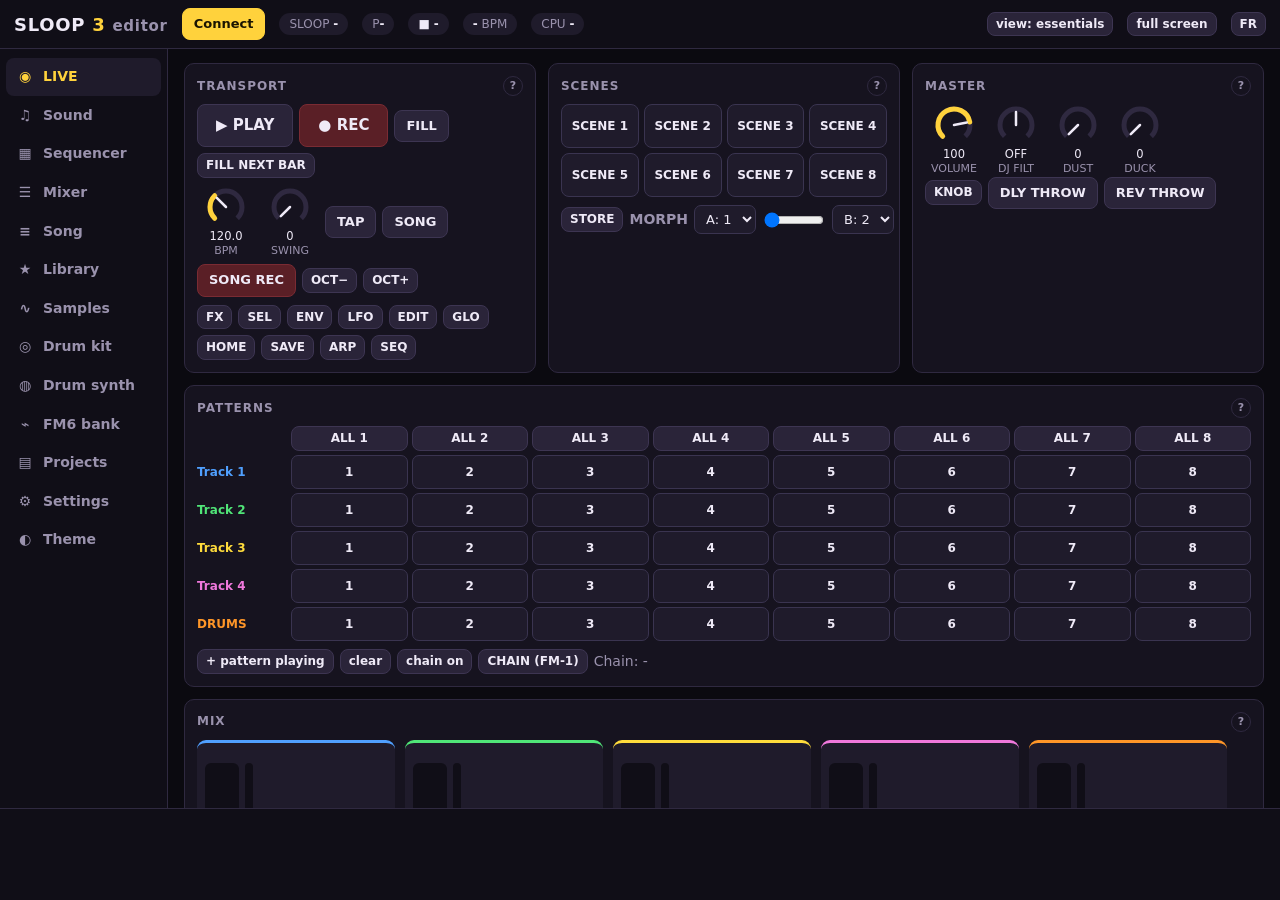
<file: editor.html>
<!DOCTYPE html>
<html lang="en"><head><meta charset="utf-8"><meta name="viewport" content="width=device-width,initial-scale=1">
<title>SLOOP 3 editor</title>
<style>
:root{--bg:#0b0a10;--bg2:#100e17;--panel:#16131f;--panel2:#1f1b2b;--panel3:#2a2439;--line:#2f2940;--ink:#efeaf7;--dim:#9a92ad;--dim2:#6d6680;
  --acc:#ffd23c;--ok:#5ef08a;--bad:#ff6b6b;--warn:#ffb03c;--t1:#50a0ff;--t2:#50e678;--t3:#ffdc3c;--t4:#f078dc;--t5:#ff9628;--r:10px}
*{box-sizing:border-box}
html,body{height:100%}
body{margin:0;background:var(--bg);color:var(--ink);font:14px/1.4 system-ui,-apple-system,"Segoe UI",sans-serif;display:flex;flex-direction:column;overflow:hidden}
button,select,input{font:inherit;color:inherit}
.dim{color:var(--dim)}.ok{color:var(--ok)}.bad{color:var(--bad)}.warn{color:var(--warn)}
/* the top bar */
#top{display:flex;align-items:center;gap:14px;padding:8px 14px;background:var(--bg2);border-bottom:1px solid var(--line);flex-wrap:wrap}
#logo{font-weight:800;letter-spacing:.04em;font-size:18px}#logo span{color:var(--acc)}
#stat{display:flex;gap:14px;align-items:center;flex-wrap:wrap;font-variant-numeric:tabular-nums}
.chip{background:var(--panel2);border-radius:20px;padding:3px 10px;font-size:12px;color:var(--dim)}.chip b{color:var(--ink)}
#devmsg{min-width:180px;font-weight:600;color:var(--ok)}#devmsg.badm{color:var(--bad)}
.grow{flex:1}
#app{flex:1;display:flex;min-height:0}
/* the tabs */
#tabs{width:168px;background:var(--bg2);border-right:1px solid var(--line);padding:8px 6px;overflow:auto;flex:none}
#tabs button{display:flex;align-items:center;gap:9px;width:100%;background:none;border:0;border-radius:8px;padding:9px 10px;margin:1px 0;cursor:pointer;color:var(--dim);font-weight:600;text-align:left}
#tabs button:hover{background:var(--panel);color:var(--ink)}#tabs button.on{background:var(--panel2);color:var(--acc)}
#tabs button i{font-style:normal;width:18px;text-align:center}
#main{flex:1;overflow:auto;padding:14px 16px 30px}
section.tab{display:none}section.tab.on{display:block}
h2{font-size:17px;margin:2px 0 10px}h3{font-size:12px;margin:0 0 8px;color:var(--dim);text-transform:uppercase;letter-spacing:.08em;display:flex;align-items:center;gap:8px}
h3 .help{margin-left:auto}
.cards{display:grid;grid-template-columns:repeat(auto-fill,minmax(330px,1fr));gap:12px}
.card{background:var(--panel);border:1px solid var(--line);border-radius:var(--r);padding:12px}
.card.wide{grid-column:1/-1}
.sub{font-size:12px;color:var(--dim);margin:-4px 0 8px}
.row{display:flex;flex-wrap:wrap;align-items:center;gap:6px}
.btn{background:var(--panel3);border:1px solid #3d3552;border-radius:8px;padding:6px 11px;cursor:pointer;font-weight:600;font-size:13px;user-select:none;white-space:nowrap}
.btn:hover{border-color:#5a4f78}.btn.on{background:var(--acc);color:#1a1400;border-color:var(--acc)}
.btn.pri{background:var(--acc);color:#1a1400;border-color:var(--acc)}.btn.red{background:#5a1f26;border-color:#7a2b33}.btn.red.on{background:var(--bad);color:#200}
.btn.grn.on{background:var(--ok);color:#022;border-color:var(--ok)}
.btn:disabled{opacity:.35;cursor:default}
.btn.sm{padding:3px 8px;font-size:12px}.btn.big{padding:10px 18px;font-size:15px}
.help{background:none;border:1px solid var(--line);border-radius:50%;width:20px;height:20px;padding:0;font-size:11px;color:var(--dim);cursor:pointer}
.sel,.num,.txt{background:var(--panel2);border:1px solid #3a3450;border-radius:7px;padding:5px 7px;font-size:13px}.num{width:64px}
.helpbox{display:none;background:var(--bg2);border:1px solid var(--line);border-radius:8px;padding:8px 10px;margin:0 0 8px;font-size:12.5px;color:var(--dim);white-space:pre-line}
.helpbox.on{display:block}
/* knobs, faders, meters */
.knob{display:inline-flex;flex-direction:column;align-items:center;width:58px;font-size:11px;color:var(--dim);user-select:none;touch-action:none;cursor:ns-resize}
.knob svg{width:42px;height:42px}.knob .v{color:var(--ink);font-variant-numeric:tabular-nums;font-size:11.5px;height:15px;white-space:nowrap}
.knob.learn,.btn.learn,.fader.learn{outline:2px dashed var(--warn);outline-offset:2px}
.knobs{display:flex;flex-wrap:wrap;gap:6px 4px}
.fader{position:relative;width:34px;height:150px;background:var(--bg2);border-radius:6px;touch-action:none;cursor:ns-resize}
.fader .fill{position:absolute;left:0;right:0;bottom:0;border-radius:6px;opacity:.28}
.fader .cap{position:absolute;left:3px;right:3px;height:14px;background:var(--ink);border-radius:4px}
.meter{width:8px;height:150px;background:var(--bg2);border-radius:4px;position:relative;overflow:hidden}
.meter i{position:absolute;left:0;right:0;bottom:0;background:linear-gradient(to top,var(--ok),#e6f05a 75%,var(--bad))}
/* the mixer */
.strips{display:flex;gap:10px;overflow-x:auto;padding-bottom:4px}
.strip{background:var(--panel2);border-radius:9px;padding:8px;min-width:150px;display:flex;flex-direction:column;gap:6px;border-top:3px solid var(--c,#888)}
.strip .nm{font-weight:700;font-size:13px;white-space:nowrap;overflow:hidden;text-overflow:ellipsis;max-width:150px}
.strip .eng{font-size:11px;color:var(--c,#888);font-weight:700}
/* patterns */
.pgrid{display:grid;grid-template-columns:90px repeat(8,1fr);gap:4px;align-items:center}
.pad{height:34px;border-radius:7px;background:var(--panel2);border:1px solid #3a3450;cursor:pointer;font-weight:700;font-size:12px;display:flex;align-items:center;justify-content:center;user-select:none;touch-action:none}
.pad.has{background:color-mix(in srgb,var(--c,#888) 30%,var(--panel2))}.pad.cur{background:var(--c,#888);color:#111}
.pad.next{animation:blink .5s infinite alternate}@keyframes blink{to{background:var(--panel3)}}
.pad.lit{background:var(--acc);color:#111}
.fxpads{display:grid;grid-template-columns:repeat(9,1fr);gap:4px}
.drumpads{display:grid;grid-template-columns:repeat(8,1fr);gap:5px}
.drumpads .pad{height:52px;flex-direction:column;font-size:11px}
/* the keys */
#kb{position:relative;height:120px;user-select:none;touch-action:none;margin-top:6px}
#kb .w,#kb .b{position:absolute;top:0;border-radius:0 0 6px 6px;cursor:pointer}
#kb .w{height:120px;background:#e8e4f0;border:1px solid #888}#kb .b{height:74px;background:#1a1722;z-index:2;border:1px solid #000}
#kb .w.down{background:var(--acc)}#kb .b.down{background:#a07f10}#kb span{position:absolute;bottom:4px;left:0;right:0;text-align:center;font-size:10px;color:#666}
/* scenes */
.scenes{display:grid;grid-template-columns:repeat(4,1fr);gap:5px}
.scene{height:44px;border-radius:8px;background:var(--panel2);border:1px solid #3a3450;cursor:pointer;font-size:12px;font-weight:700;display:flex;align-items:center;justify-content:center;text-align:center;padding:2px}
.scene.has{border-color:var(--t1)}.scene.on{background:var(--t1);color:#001}
/* the sound */
.pgroup{background:var(--panel2);border-radius:9px;padding:8px 10px}
.pgroup h4{margin:0 0 6px;font-size:11px;color:var(--dim);text-transform:uppercase;letter-spacing:.07em}
.list{max-height:420px;overflow:auto;border:1px solid var(--line);border-radius:8px;background:var(--bg2)}
.list div{padding:5px 9px;cursor:pointer;border-bottom:1px solid #1d1928;display:flex;gap:8px;align-items:center}
.list div:hover{background:var(--panel2)}.list div.on{background:var(--panel3);color:var(--acc)}.list .cat{color:var(--dim);font-size:11px;margin-left:auto}
.list div.hd{color:var(--acc);font-weight:700;cursor:default;background:var(--panel)}
/* the sequencer */
canvas.roll{width:100%;background:#09080e;border-radius:8px;display:block;touch-action:none;cursor:crosshair}
.tools{display:flex;flex-wrap:wrap;gap:5px;align-items:center;margin:8px 0}
.pop{position:fixed;z-index:50;background:var(--panel);border:1px solid #4a4062;border-radius:10px;padding:10px;box-shadow:0 8px 30px #000a;min-width:220px}
table.tb{border-collapse:collapse;font-size:12px;width:100%}table.tb td,table.tb th{padding:3px 5px;border-bottom:1px solid var(--line);text-align:left}
.cell{font-size:12px;padding:3px;border-radius:6px;background:var(--panel2);border:1px solid #3a3450;width:46px}
#log{height:92px;overflow:auto;background:var(--bg2);border-top:1px solid var(--line);padding:5px 12px;font:12px/1.5 ui-monospace,monospace;white-space:pre-wrap;flex:none}
.slots{display:grid;grid-template-columns:repeat(auto-fill,minmax(210px,1fr));gap:8px}
.slot{background:var(--panel2);border-radius:8px;padding:8px 10px}.slot.on{outline:2px solid var(--acc)}
.pc{display:flex;flex-direction:column;align-items:center;font-size:11px;color:var(--dim);gap:2px}
.tc{display:flex;flex-direction:column;align-items:center;font-size:11px;color:var(--dim);gap:2px}.tc input{width:44px;height:30px;border:0;background:none}
#locked{position:fixed;inset:0;z-index:40;display:none;background:#0004;align-items:flex-end;justify-content:center;padding:20px}
#locked.on{display:flex}
body.full #tabs,body.full #log{display:none}
body.simple .adv{display:none}
@media (max-width:760px){#tabs{width:56px}#tabs button span{display:none}.cards{grid-template-columns:1fr}}
</style></head>
<body>
<div id="top">
  <div id="logo">SLOOP <span>3</span> <small class="dim" data-t="editor"></small></div>
  <button class="btn pri" id="con" data-t="connect"></button>
  <div id="stat">
    <span class="chip"><span data-t="fw"></span> <b id="s_ver">-</b></span>
    <span class="chip">P<b id="s_proj">-</b></span>
    <span class="chip"><b id="s_play">■</b> <b id="s_pos">-</b></span>
    <span class="chip"><b id="s_bpm">-</b> BPM</span>
    <span class="chip">CPU <b id="s_cpu">-</b></span>
    <span id="devmsg"></span>
  </div>
  <span class="grow"></span>
  <button class="btn sm" id="b_view"></button>
  <button class="btn sm" id="b_full"></button>
  <button class="btn sm" id="b_lang">FR</button>
</div>
<div id="app">
  <nav id="tabs"></nav>
  <div id="main">
    <section class="tab" id="tab_live"></section>
    <section class="tab" id="tab_sound"></section>
    <section class="tab" id="tab_seq"></section>
    <section class="tab" id="tab_mixer"></section>
    <section class="tab" id="tab_song"></section>
    <section class="tab" id="tab_library"></section>
    <section class="tab" id="tab_samples"></section>
    <section class="tab" id="tab_kits"></section>
    <section class="tab" id="tab_drumsynth"></section>
    <section class="tab" id="tab_fm6"></section>
    <section class="tab" id="tab_projects"></section>
    <section class="tab" id="tab_settings"></section>
    <section class="tab" id="tab_theme"></section>
  </div>
</div>
<div id="log"></div>
<div id="locked"><button class="btn big" id="b_unlock"></button></div>
<input type="file" id="file" style="display:none"><input type="file" id="syxfile" style="display:none" accept=".syx,application/octet-stream"><input type="file" id="files" style="display:none" multiple accept="audio/*,.wav">
<script>
"use strict";
/* SPDX-License-Identifier: GPL-3.0-only
 * SLOOP 3's web editor (web/editor.html, built by tools/mkeditor.py from web/src/): the FM-1 over USB MIDI, the
 * protocol of app/edproto.h (SysEx F0 7D 53 33 cmd, 8-to-7 bytes, F7). Written for this project.
 * core: the words, the frames, one request at a time, the device's state, the controls (knobs, faders, pads),
 * MIDI learn, the log. */
const T = { en: {}, fr: {} };
const words = (en, fr) => { Object.assign(T.en, en); Object.assign(T.fr, fr); };
let lang = typeof navigator !== 'undefined' && /^fr/i.test(navigator.language || '') ? 'fr' : 'en';
const L = k => (T[lang][k] !== undefined ? T[lang][k] : T.en[k] !== undefined ? T.en[k] : k);
const $ = id => document.getElementById(id);
const log = (t, c) => { const d = document.createElement('div'); d.textContent = t; if (c) d.className = c; $('log').appendChild(d); $('log').scrollTop = 1e9; };
words({
  editor: 'editor', connect: 'Connect', connected: 'Connected', fw: 'SLOOP', noport: 'No "SLOOP 3" MIDI port. Ports seen: ', nomidi: 'This browser has no Web MIDI: use Chrome or Edge.',
  found: 'Connected: SLOOP ', proto: ', protocol ', oldfw: 'This FM-1 runs an older SLOOP 3 (protocol 1): install 3.1.5 or later for LIVE, the sequencer, the song and the settings.',
  err: ['', 'bad request', 'busy (a save under way): again in a moment', 'nothing there', 'check failed', 'not a SLOOP 3 file', 'flash error'],
  bad: 'Refused: ', timeout: 'no answer', viewAll: 'view: everything', viewSimple: 'view: essentials', full: 'full screen', fullOff: 'exit full screen',
  track: 'Track ', drums: 'DRUMS', pat: 'pattern ', empty: 'empty', none: '-', save: 'Save', load: 'Load', open: 'Open', yes: 'yes', no: 'no',
  unlock: 'Locked: hold to unlock', off: 'OFF', on: 'ON',
  tab_live: 'LIVE', tab_sound: 'Sound', tab_seq: 'Sequencer', tab_mixer: 'Mixer', tab_song: 'Song', tab_library: 'Library', tab_samples: 'Samples',
  tab_kits: 'Drum kit', tab_drumsynth: 'Drum synth', tab_fm6: 'FM6 bank', tab_projects: 'Projects', tab_settings: 'Settings', tab_theme: 'Theme',
  learnHint: 'MIDI learn: tap a control of the page, then move a knob or press a pad on your controller. Right-click a control: forget it.', learned: 'Learned: ', learnWait: 'now move a knob or press a pad on the controller…'
}, {
  editor: 'éditeur', connect: 'Connecter', connected: 'Connecté', fw: 'SLOOP', noport: 'Pas de port MIDI « SLOOP 3 ». Ports vus : ', nomidi: 'Ce navigateur n\'a pas le Web MIDI : prends Chrome ou Edge.',
  found: 'Connecté : SLOOP ', proto: ', protocole ', oldfw: 'Ce FM-1 a un SLOOP 3 plus ancien (protocole 1) : installe la 3.1.5 ou plus récente pour le LIVE, le séquenceur, la song et les réglages.',
  err: ['', 'requête invalide', 'occupé (une sauvegarde) : réessaie dans un instant', 'rien à cet endroit', 'vérification ratée', 'pas un fichier SLOOP 3', 'erreur de flash'],
  bad: 'Refusé : ', timeout: 'pas de réponse', viewAll: 'vue : tout', viewSimple: 'vue : l\'essentiel', full: 'plein écran', fullOff: 'quitter le plein écran',
  track: 'Piste ', drums: 'BATTERIE', pat: 'pattern ', empty: 'vide', none: '-', save: 'Enregistrer', load: 'Charger', open: 'Ouvrir', yes: 'oui', no: 'non',
  unlock: 'Verrouillé : maintiens pour déverrouiller', off: 'OFF', on: 'ON',
  tab_live: 'LIVE', tab_sound: 'Son', tab_seq: 'Séquenceur', tab_mixer: 'Mixage', tab_song: 'Song', tab_library: 'Bibliothèque', tab_samples: 'Échantillons',
  tab_kits: 'Kit batterie', tab_drumsynth: 'Synthé batterie', tab_fm6: 'Banque FM6', tab_projects: 'Projets', tab_settings: 'Réglages', tab_theme: 'Thème',
  learnHint: 'MIDI learn : touche un contrôle de la page, puis bouge un knob ou frappe un pad de ton contrôleur. Clic droit sur un contrôle : l\'oublier.', learned: 'Appris : ', learnWait: 'bouge maintenant un knob ou frappe un pad du contrôleur…'
});
/* ---------------------------------------------------------------- frames and requests */
function frame(cmd, raw) {
  const o = [0xF0, 0x7D, 0x53, 0x33, cmd]; let acc = 0, bits = 0;
  for (const b of raw) { acc |= b << bits; bits += 8; while (bits >= 7) { o.push(acc & 127); acc >>= 7; bits -= 7; } }
  if (bits) o.push(acc & 127); o.push(0xF7); return o;
}
function unpack(d) { const o = []; let acc = 0, bits = 0; for (const b of d) { acc |= (b & 127) << bits; bits += 7; if (bits >= 8) { o.push(acc & 255); acc >>= 8; bits -= 8; } } return o; }
const u16 = (a, i) => a[i] | a[i + 1] << 8, i16 = (a, i) => (u16(a, i) << 16) >> 16, u32 = (a, i) => (a[i] | a[i + 1] << 8 | a[i + 2] << 16 | a[i + 3] << 24) >>> 0;
const w16 = v => [v & 255, v >> 8 & 255], w32 = v => [v & 255, v >> 8 & 255, v >> 16 & 255, v >>> 24];
const str = (a, i, n) => { let s = ''; for (let k = 0; k < n && a[i + k]; k++) s += String.fromCharCode(a[i + k]); return s; };
const clamp = (v, a, b) => v < a ? a : v > b ? b : v;
function crc32(d) { let c = 0xFFFFFFFF; for (const b of d) { c ^= b; for (let k = 0; k < 8; k++) c = c & 1 ? (c >>> 1) ^ 0xEDB88320 : c >>> 1; } return (c ^ 0xFFFFFFFF) >>> 0; }
const ED = { INFO: 1, SOUND: 2, SET: 3, DESC: 4, READ: 5, WBEGIN: 6, WDATA: 7, WEND: 8, LOAD: 9, PATTERN: 10, THEME: 11, NOTES: 12, SAMPLE: 13, BANK: 14,
  LIVE: 15, NOTES2: 16, LOCKS: 17, SONG: 18, HOME: 19, NAMES: 20 };
let out = null, inp = null, waiting = null, queue = Promise.resolve();
function onMsg(e) {
  const d = e.data; if (d.length < 6 || d[0] !== 0xF0 || d[1] !== 0x7D || d[2] !== 0x53 || d[3] !== 0x33) return;
  const w = waiting; waiting = null; if (w) w(d[4], unpack(d.slice(5, d.length - 1)));
}
/* one request at a time: its answer (the same command), or an error */
let ask = function (cmd, raw = []) {
  const p = queue.then(() => new Promise((res, rej) => {
    if (!out) { rej(new Error(L('timeout'))); return; }
    const t = setTimeout(() => { waiting = null; rej(new Error(L('timeout'))); }, 3000);
    waiting = (c, b) => { clearTimeout(t); if (c === 0) rej(new Error(L('err')[b[0]] || ('code ' + b[0]))); else res(b); };
    out.send(frame(cmd, raw));
  }));
  queue = p.catch(() => {});
  return p;
};
const fail = e => log(L('bad') + (e && e.message || e), 'bad');
/* ---------------------------------------------------------------- the device */
const NTRK = 5, SHOWN = [0, 1, 2, 4, 3], DRUM_T = 3;               /* the tracks as the FM-1 shows them: synths 1-4, the drums 5th */
const TCOL = ['var(--t1)', 'var(--t2)', 'var(--t3)', 'var(--t5)', 'var(--t4)'];   /* (by the track inside) */
const trkName = t => t === DRUM_T ? L('drums') : L('track') + (SHOWN.indexOf(t) + 1);
const ENGINES = ['ANALOG', 'DRUM', 'DIGITAL', 'LOFI', 'PHASE', 'WHEEL', 'NOISE', 'VOICE', 'TRIO', 'PHYS', 'FM6', 'SAMPLE', 'GRAIN', 'SLICE'];
const PADS = ['KICK', 'KICK2', 'SNARE', 'CLAP', 'HAT', 'OPEN', 'PEDAL', 'RIM', 'SNR 2', 'TOM L', 'TOM H', 'CRASH', 'RIDE', 'SHAKE', 'CONGA', 'BELL'];
const GM_PAD = [36, 35, 38, 39, 42, 46, 44, 37, 40, 41, 48, 49, 51, 70, 63, 56];
const BTN = { OCTD: 0, OCTU: 1, FX: 2, SEL: 3, ENV: 4, LFO: 5, EDIT: 6, GLO: 7, HOME: 8, SAVE: 9, ARP: 10, SEQ: 11, PLAY: 12, REC: 13 };
const ENC = { SELECT: 0, ALGORITHM: 1, K1: 2, K2: 3, K3: 4, K4: 5, PRESETS: 6 };
/* the FM-1's 27 keys F3..G5: which are white, the white index, a punch-in each (fw/main.c punch_of_key) */
const KEYS = []; { let w = 0; for (let k = 0; k < 27; k++) { const n = (53 + k) % 12, white = [0, 2, 4, 5, 7, 9, 11].includes(n); KEYS.push({ white, wi: white ? w++ : -1, note: 53 + k }); } }
const WHITE_KEY = KEYS.map((k, i) => k.white ? i : -1).filter(i => i >= 0);
const BLK_FX = [0, 16, 0, 17, 0, 18, 0, 0, 19, 0, 20, 0, 0, 21, 0, 22, 0, 23, 0, 0, 24, 0, 25, 0, 0, 26, 0];
const FX_KEY = []; for (let k = 0; k < 27; k++) FX_KEY[KEYS[k].white ? KEYS[k].wi : BLK_FX[k]] = k;
const PUNCH = ['1/4', '1/8', '1/16', '1/32', 'STUT', 'REV', 'STOP', 'HALF', 'LP', 'HP', 'PHONE', 'CRUSH', 'ALIAS', 'GATE', 'ECHO', 'WOBBL', '-LOW', '-MID', '-HIGH', 'RWND', 'OCT+', 'FLANG', 'PAN', 'FREEZ', '8T', 'MONO', 'FADE'];
const DIVS = ['1/32', '1/16T', '1/16', '1/8T', '1/8', '1/4T', '1/4', '1/2', '1 BAR', '2 BARS'];
let info = null;                                       /* INFO: protocol, tracks, project, places used, version */
let LV = null;                                         /* the LIVE state (ED_LIVE), refreshed ~6 times a second */
let curTrk = 0;                                        /* the track chosen on the FM-1 (its trk) */
const P2 = () => info && info.proto >= 2;
function parseLive(b) {
  const o = b.slice(1), s = { op: b[0], playing: !!(o[0] & 1), rec: !!(o[0] & 2), armed: !!(o[0] & 4), song: !!(o[0] & 8), songRec: !!(o[0] & 16), fill: !!(o[0] & 32), countin: !!(o[0] & 64),
    bpm: u16(o, 1) / 10, bar: u16(o, 3), beat: o[5], trk: o[6], proj: o[7], used: o[8], cpu: o[9], peak: o[10], voices: o[11], master: o[12], punch: o[13],
    dust: o[14], duck: o[15], mfilt: o[16], swing: o[17], thr: o[18], msgGen: o[19], msgKind: o[20], msg: str(o, 21, 24), t: [] };
  for (let t = 0; t < NTRK; t++) { const q = 45 + 22 * t;
    s.t.push({ cur: o[q], next: o[q + 1], mute: o[q + 2], solo: o[q + 3], level: o[q + 4], pan: o[q + 5], cho: o[q + 6], dly: o[q + 7], rev: o[q + 8], filt: o[q + 9],
      eng: o[q + 10], preset: u16(o, q + 11), meter: o[q + 13], used: u16(o, q + 14), step: o[q + 16], steps: o[q + 17], div: o[q + 18], gate: o[q + 19], swing: o[q + 20], quant: o[q + 21] }); }
  s.pads = []; for (let i = 0; i < 16; i++) { const x = o[45 + 22 * NTRK + i]; s.pads.push(x === undefined ? { tune: 0, dec: 0 } : { tune: (x >> 4) - 8, dec: (x & 15) - 4 }); }
  return s;
}
const liveHooks = [];                                  /* the pages drawn from the state */
let liveBusy = 0;                                      /* a transfer under way: no polling */
async function live(op = 0, a = 0, b = 0, c = 0) {
  if (!P2()) return null;
  const r = await ask(ED.LIVE, [op, a & 255, b & 255, c & 255]);
  LV = parseLive(r); curTrk = LV.t[LV.trk] ? LV.trk : curTrk;
  for (const h of liveHooks) try { h(LV); } catch (e) { console.error(e); }
  return LV;
}
const act = (op, a, b, c) => live(op, a, b, c).catch(fail);
/* the FM-1's panel from here: a button or a key down then up; a knob turned */
const btnDown = (b, on) => act(1, b, on ? 1 : 0);
const keyDown = (k, on) => act(2, k, on ? 1 : 0);
const turn = (e, d) => act(3, e, d & 255);
async function press(b, ms = 60) { await live(1, b, 1); await sleep(ms); await live(1, b, 0); }
async function layerKey(b, k) { await live(1, b, 1); await sleep(40); await live(2, k, 1); await sleep(50); await live(2, k, 0); await sleep(30); await live(1, b, 0); }
const sleep = ms => new Promise(r => setTimeout(r, ms));
/* notes to the FM-1 as MIDI: the synths on channels 1-4 (as shown), the drums on 10 (GM) */
function noteOut(t, n, vel, on) {
  if (!out) return; const ch = t === DRUM_T ? 9 : SHOWN.indexOf(t);
  const k = t === DRUM_T ? GM_PAD[n & 15] : n;
  out.send(on ? [0x90 | ch, k & 127, clamp(vel, 1, 127)] : [0x80 | ch, k & 127, 0]);
}
function allNotesOff() { if (!out) return; for (let c = 0; c < 16; c++) out.send([0xB0 | c, 123, 0]); }
/* ---------------------------------------------------------------- the controls */
const learnable = {};                                  /* id -> { el, apply(v 0..127) } */
let learnMode = false, learnSel = null, learnMap = {};
try { learnMap = JSON.parse(localStorage.getItem('sloop3.learn') || '{}'); } catch (e) { learnMap = {}; }
function learnReg(id, el, apply) {
  learnable[id] = { el, apply };
  el.addEventListener('pointerdown', ev => { if (!learnMode) return; ev.stopPropagation(); ev.preventDefault(); for (const k in learnable) learnable[k].el.classList.remove('learn'); learnSel = id; el.classList.add('learn'); log(id + ': ' + L('learnWait')); }, true);
  el.addEventListener('contextmenu', ev => { if (!learnMode) return; ev.preventDefault(); for (const k in learnMap) if (learnMap[k] === id) delete learnMap[k]; saveLearn(); });
}
const saveLearn = () => { try { localStorage.setItem('sloop3.learn', JSON.stringify(learnMap)); } catch (e) {} };
function ctlIn(e) {                                    /* a controller's message: learnt, or played */
  const d = e.data; if (d.length < 3 || d[0] >= 0xF0) return;
  const ty = d[0] & 0xF0, key = (ty === 0xB0 ? 'cc' : 'n') + (d[0] & 15) + ':' + d[1];
  if (ty !== 0xB0 && ty !== 0x90 && ty !== 0x80) return;
  if (learnMode && learnSel && (ty === 0xB0 || (ty === 0x90 && d[2]))) { learnMap[key] = learnSel; saveLearn(); learnable[learnSel].el.classList.remove('learn'); log(L('learned') + learnSel + ' ← ' + key, 'ok'); learnSel = null; return; }
  const id = learnMap[key]; if (!id || !learnable[id]) return;
  learnable[id].apply(ty === 0x80 ? 0 : d[2], ty);
}
/* a knob: drag up / down (Shift: fine), wheel, double-click: its default */
function knob(o) {
  const el = document.createElement('div'); el.className = 'knob';
  const min = o.min ?? 0, max = o.max ?? 127, span = max - min || 1; let v = o.value ?? min;
  el.innerHTML = '<svg viewBox="0 0 42 42"><circle cx="21" cy="21" r="16" fill="none" stroke="#2f2940" stroke-width="5" stroke-dasharray="75 26" transform="rotate(135 21 21)"/><path fill="none" stroke-width="5" stroke-linecap="round"/><line x1="21" y1="21" x2="21" y2="8" stroke="#efeaf7" stroke-width="2.5" stroke-linecap="round"/></svg><div class="v"></div><div class="l"></div>';
  const arc = el.querySelector('path'), ln = el.querySelector('line'), vt = el.querySelector('.v'), lt = el.querySelector('.l');
  arc.setAttribute('stroke', o.color || 'var(--acc)'); lt.textContent = o.label || '';
  if (o.tip) el.title = o.tip;
  const draw = () => {
    const f = (v - min) / span, a0 = -135, a = a0 + 270 * f, c = (x, y) => [21 + 16 * Math.sin(x * Math.PI / 180), 21 - 16 * Math.cos(x * Math.PI / 180)];
    const from = o.bip ? 0 : a0, [x0, y0] = c(Math.min(from, a)), [x1, y1] = c(Math.max(from, a)), big = Math.abs(a - from) > 180 ? 1 : 0;
    arc.setAttribute('d', Math.abs(a - from) < 0.5 ? '' : `M${x0} ${y0} A16 16 0 ${big} 1 ${x1} ${y1}`);
    ln.setAttribute('transform', `rotate(${a} 21 21)`); vt.textContent = o.fmt ? o.fmt(v) : Math.round(v);
  };
  const setV = (x, send) => { x = clamp(Math.round(x), min, max); if (x === v) return; v = x; draw(); if (send && o.onChange) o.onChange(v); };
  el.set = x => { if (dragging) return; v = clamp(x, min, max); draw(); }; el.get = () => v;
  let dragging = false, y0 = 0, v0 = 0;
  el.addEventListener('pointerdown', ev => { if (learnMode) return; dragging = true; y0 = ev.clientY; v0 = v; el.setPointerCapture(ev.pointerId); });
  el.addEventListener('pointermove', ev => { if (!dragging) return; const d = (y0 - ev.clientY) * span / (ev.shiftKey ? 600 : 150); setV(v0 + d, true); });
  el.addEventListener('pointerup', () => { dragging = false; if (o.onRelease) o.onRelease(v); });
  el.addEventListener('wheel', ev => { ev.preventDefault(); setV(v + (ev.deltaY < 0 ? 1 : -1) * Math.max(1, Math.round(span / 64)), true); }, { passive: false });
  el.addEventListener('dblclick', () => { if (o.def !== undefined) setV(o.def, true); });
  const mid = min + span / 2;                          /* (a bipolar knob: CC 64 its centre) */
  if (o.id) learnReg(o.id, el, x => setV(o.bip ? (x <= 64 ? min + x * (mid - min) / 64 : mid + (x - 64) * (max - mid) / 63) : min + x * span / 127, true));
  draw(); return el;
}
/* a fader: drag (Shift: fine), double-click: its default; a meter beside it */
function fader(o) {
  const el = document.createElement('div'); el.className = 'fader'; el.innerHTML = '<div class="fill"></div><div class="cap"></div>';
  const fill = el.children[0], cap = el.children[1], max = o.max ?? 127; let v = o.value ?? 0, dragging = false;
  fill.style.background = o.color || 'var(--acc)';
  const draw = () => { const f = v / max, h = 150 - 14; cap.style.bottom = (f * h) + 'px'; fill.style.height = (f * 100) + '%'; };
  const setV = (x, send) => { x = clamp(Math.round(x), 0, max); if (x === v) return; v = x; draw(); if (send && o.onChange) o.onChange(v); };
  el.set = x => { if (!dragging) { v = x; draw(); } };
  let y0 = 0, v0 = 0;
  el.addEventListener('pointerdown', ev => { if (learnMode) return; dragging = true; y0 = ev.clientY; v0 = v; el.setPointerCapture(ev.pointerId); });
  el.addEventListener('pointermove', ev => { if (dragging) setV(v0 + (y0 - ev.clientY) * max / (ev.shiftKey ? 500 : 136), true); });
  el.addEventListener('pointerup', () => { dragging = false; });
  el.addEventListener('dblclick', () => { if (o.def !== undefined) setV(o.def, true); });
  if (o.tip) el.title = o.tip;
  if (o.id) learnReg(o.id, el, x => setV(x * max / 127, true));
  draw(); return el;
}
function button(text, onClick, cls = '', tip = '', id = '') {
  const b = document.createElement('button'); b.className = 'btn ' + cls; b.textContent = text; if (tip) b.title = tip;
  if (onClick) b.onclick = ev => { if (!learnMode) onClick(ev); };
  if (id) learnReg(id, b, (x, ty) => { if (x >= 64 || ty === 0x90) onClick(); });
  return b;
}
/* a button that acts while held (pointer, or a controller's note / CC held) */
function holdButton(text, down, up, cls = '', tip = '', id = '') {
  const b = document.createElement('button'); b.className = 'btn ' + cls; b.textContent = text; if (tip) b.title = tip; let on = false;
  const d = () => { if (on) return; on = true; b.classList.add('on'); down(); }, u = () => { if (!on) return; on = false; b.classList.remove('on'); up(); };
  b.addEventListener('pointerdown', ev => { if (learnMode) return; b.setPointerCapture(ev.pointerId); d(); });
  b.addEventListener('pointerup', u); b.addEventListener('pointercancel', u);
  if (id) learnReg(id, b, x => x >= 64 ? d() : u());
  b.hold = { d, u }; return b;
}
function el(tag, cls, text) { const e = document.createElement(tag); if (cls) e.className = cls; if (text !== undefined) e.textContent = text; return e; }
function card(parent, title, sub, help, cls = '') {
  const c = el('div', 'card ' + cls), h = el('h3'); h.append(title);
  if (help) { const hb = el('button', 'help', '?'), box = el('div', 'helpbox', help); hb.onclick = () => box.classList.toggle('on'); h.appendChild(hb); c.append(h, box); }
  else c.appendChild(h);
  if (sub) c.appendChild(el('div', 'sub', sub));
  parent.appendChild(c); return c;
}
function select(items, value, onChange) {
  const s = el('select', 'sel'); for (const [v, t] of items) { const o = document.createElement('option'); o.value = v; o.textContent = t; s.appendChild(o); }
  if (value !== undefined) s.value = value; if (onChange) s.onchange = () => onChange(s.value); return s;
}
function fill(sel, items) { const keep = sel.value; sel.innerHTML = ''; items.forEach(([v, t]) => { const o = document.createElement('option'); o.value = v; o.textContent = t; sel.appendChild(o); }); if (keep !== '') sel.value = keep; if (sel.selectedIndex < 0) sel.selectedIndex = 0; }
function save(bytes, name, type = 'application/octet-stream') {
  const a = document.createElement('a'); a.href = URL.createObjectURL(new Blob([bytes], { type })); a.download = name;
  document.body.appendChild(a); a.click(); a.remove();
}
function pick(then, accept) { const f = $('file'); f.value = ''; f.accept = accept || ''; f.onchange = async () => { if (f.files[0]) then(new Uint8Array(await f.files[0].arrayBuffer()), f.files[0].name); }; f.click(); }
/* a debounced sender per key: the last value goes, ~25 a second at most */
const pend = {};
function soon(key, fn, ms = 40) { clearTimeout(pend[key]); pend[key] = setTimeout(fn, ms); }
/* the names the FM-1 knows: its sounds (kind, engine, name), its kits, yours, the kinds */
const NAMES = { presets: [], kits: [], user: [], kinds: [] };
async function readNames() {
  for (const [kind, key] of [[0, 'presets'], [1, 'kits'], [2, 'user'], [3, 'kinds']]) {
    const list = []; let first = 0, total = 1;
    while (first < total) { const b = await ask(ED.NAMES, [kind, first & 255, first >> 8]); total = u16(b, 3); const n = b[5]; if (!n) break;
      for (let i = 0; i < n; i++) { const o = 6 + 15 * i; list.push({ i: first + i, kind: b[o], eng: b[o + 1], used: b[o], name: str(b, o + 2, 13) }); } first += n; }
    NAMES[key] = list;
  }
}
/* ---------------------------------------------------------------- the device's files and patterns */
async function fileRead(kind, slot, onPart) {             /* kind 0 a project's place, 1 your sounds, 2 the project now */
  let off = 0, total = 1, crc = 0, buf = null; liveBusy++;
  try {
    while (off < total) {
      const b = await ask(ED.READ, [kind, slot, ...w32(off), ...w16(384)]);
      total = u32(b, 6); crc = u32(b, 10); if (!buf) buf = new Uint8Array(total);
      const data = b.slice(14); if (!data.length && off < total) throw new Error('short');
      buf.set(data, off); off += data.length; if (onPart) onPart(off / total);
    }
  } finally { liveBusy--; }
  if (crc32(buf) !== crc) throw new Error(L('err')[4]);
  return buf;
}
async function fileWrite(kind, slot, data, onPart) {
  liveBusy++;
  try {
    /* (3.3.5) each request asked again while the FM-1 answers busy: a project goes to the flash as it comes */
    await retryBusy(() => ask(ED.WBEGIN, [kind, slot, ...w32(data.length)]), 80);
    for (let off = 0; off < data.length; off += 384) { await retryBusy(() => ask(ED.WDATA, [...w32(off), ...data.slice(off, off + 384)]), 80); if (onPart) onPart(off / data.length); }
    await retryBusy(() => ask(ED.WEND, w32(crc32(data))), 80);
  } finally { liveBusy--; }
}
/* the FM-1 busy saving what was just sent: again until it is done */
async function retryBusy(fn, tries = 40) {
  for (let i = 0; ; i++) { try { return await fn(); } catch (e) { if (i >= tries || !/busy|occupé/i.test(e.message)) throw e; await sleep(250); } }
}
/* a pattern: its notes (tick, len, note, vel, cond, ratchet) and, protocol 2, its locks */
async function patRead(t, pt = 255) {
  const P = { t, pt, steps: 16, bpm: 120, notes: [], locks: [] }; let first = 0, total = 1;
  const wide = P2() ? 1 : 0, w = wide ? 8 : 6;
  while (first < total) {
    const b = await ask(ED.PATTERN, [t, pt, first & 255, first >> 8, wide]);
    P.pt = b[1]; P.steps = u16(b, 2); P.bpm = u16(b, 4) || P.bpm; total = u16(b, 6); const cnt = b[10];
    for (let i = 0; i < cnt; i++) { const o = 11 + w * i; P.notes.push({ at: u16(b, o), len: u16(b, o + 2), note: b[o + 4], vel: b[o + 5], cond: wide ? b[o + 6] : 0, rat: wide ? b[o + 7] : 1 }); }
    first += cnt;
    if (wide && first >= total) { let o = 11 + w * cnt; const nl = b[o++] || 0; for (let i = 0; i < nl; i++, o += 3) P.locks.push({ step: b[o], param: b[o + 1], value: b[o + 2] }); }
    if (!cnt) break;
  }
  return P;
}
async function patWrite(t, pt, steps, notes) {
  const ns = notes.filter(n => n.at < steps * 96).sort((a, b) => a.at - b.at || a.note - b.note).slice(0, 128); let i = 0, tot = 0;
  const wide = P2(), w = wide ? 8 : 6, per = wide ? 60 : 80;
  do {
    const part = ns.slice(i, i + per), raw = [t, pt, i & 255, i >> 8, steps & 255, steps >> 8, part.length];
    for (const n of part) { raw.push(n.at & 255, n.at >> 8, n.len & 255, n.len >> 8, n.note & 127, clamp(n.vel, 1, 127)); if (wide) raw.push(n.cond || 0, n.rat || 1); }
    const b = await ask(wide ? ED.NOTES2 : ED.NOTES, raw); tot = u16(b, 2); i += per;
  } while (i < ns.length);
  return tot;
}
async function locksWrite(t, pt, locks) {
  const raw = [t, pt, Math.min(32, locks.length)]; for (const l of locks.slice(0, 32)) raw.push(l.step, l.param, l.value);
  return ask(ED.LOCKS, raw);
}
const SEQ_SLIDE = 0x10, SEQ_ACCENT = 0x20;
const LK_MIX = ['LEVEL', 'PAN', 'CHO', 'DLY', 'REV', 'FILT'];                 /* locks 48..53 */
/* a step's condition, as words */
function condName(c) {
  if (!c) return L('always'); if (c === 1) return 'FILL'; if (c === 2) return '!FILL';
  if ((c & 0xC0) === 0x40) return (c & 15) * 10 + '%';
  if (c & 0x80) { const x = c & 0x7F, B = x >> 3, A = (x & 7) + 1; return A + ':' + B; }
  return '?';
}
const CONDS = [0, 1, 2, 0x41, 0x42, 0x43, 0x44, 0x45, 0x46, 0x47, 0x48, 0x49, 0x80 + 16, 0x80 + 17, 0x80 + 24, 0x80 + 25, 0x80 + 26, 0x80 + 32, 0x80 + 33, 0x80 + 34, 0x80 + 35];
words({ always: 'always' }, { always: 'toujours' });

/* LIVE: the FM-1 played from here, as SLOOP 2.8.5's editor did: the transport, the patterns (and a chain), the
 * scenes (and their morph), the mix, the keys and the pads, the punch-ins, the master, a set list of projects,
 * the set recorded as a WAV. Everything goes through ED_LIVE (fw/main.c): the panel's buttons and keys, the mix. */
words({
  transport: 'Transport', play: 'PLAY', stop: 'STOP', rec: 'REC', fill: 'FILL', fillNext: 'FILL NEXT BAR', tap: 'TAP', swing: 'SWING', bpm: 'BPM',
  songMode: 'SONG', songRec: 'SONG REC', chainDev: 'CHAIN (FM-1)', octD: 'OCT−', octU: 'OCT+',
  transportHelp: 'PLAY / STOP (Space), REC (Shift+R) as on the FM-1. FILL plays the fills while held; FILL NEXT BAR, one bar of them.\nSONG switches the loop and the song (SAVE + key 13 on the FM-1); SONG REC records the patterns you play into the song.\nBPM: drag, the wheel, or TAP four times.',
  patterns: 'Patterns', all: 'ALL', patHelp: 'A pad: that pattern next, on that track (it blinks until it starts). ALL: every track. A track\'s name: that track chosen on the FM-1.\nThe chain: + adds the pattern playing, in turn; while it is on, each pattern change queues the next one.',
  chain: 'Chain', chainOn: 'chain on', chainAdd: '+ pattern playing', chainClear: 'clear',
  scenes: 'Scenes', sceneHelp: 'A scene keeps the mix (levels, pans, sends, filters, mutes) and the master (DJ filter, dust, duck). Click: recall. Shift-click (or STORE then a scene): keep the mix now.\nMORPH: from scene A to scene B with the crossfader. Scenes stay in this browser.', store: 'STORE', morph: 'MORPH', sceneA: 'A', sceneB: 'B',
  mix: 'Mix', mixHelp: 'Each track: level (double-click: 100), pan, filter (centre: off), the sends to chorus, delay, reverb; M mute, S solo. The meter is the track\'s level on the FM-1.',
  keys: 'Keys', keysHelp: 'The FM-1\'s 27 keys (F3-G5) on the track chosen: they play and record as the keys of the FM-1 do (its octave, its scale, its chord).\nComputer keys: Q 2 W 3 E… and Z S X D C V G B. Arrows: ← → the track, ↑ ↓ the octave.',
  pads: 'Drum pads', padsHelp: 'The drum track\'s 16 sounds, played by MIDI (channel 10): low on a pad, softer; high, harder.\nROLL: the pad repeats while held, at the rate chosen. ERASE: a pad held removes its hits from the pattern playing.',
  roll: 'ROLL', erase: 'ERASE', playMode: 'PLAY',
  punch: 'Punch-in effects', punchHelp: 'Held: the effect on the master while held (the keys of FX held on the FM-1). LATCH: a click starts it, another stops it.', latch: 'LATCH',
  master: 'Master', masterHelp: 'VOLUME: the master from here (KNOB: the FM-1\'s MASTER knob again). DJ FILTER: low-pass left, high-pass right. DUST: the vinyl noise. DUCK: the synths duck under the kick.\nTHROW: the delay or the reverb fed fully while held.',
  volume: 'VOLUME', knobBtn: 'KNOB', djf: 'DJ FILT', dust: 'DUST', duck: 'DUCK', thrDly: 'DLY THROW', thrRev: 'REV THROW',
  setlist: 'Set list', setHelp: 'Your project files (.s3p) in the order of the set. CUE: written on the FM-1 in place of its project, opened, at its tempo (if set), ready; GO: then played.\nBack up your project first (Projects). The set list stays here until the page is closed.',
  addFiles: '+ files', cue: 'CUE', go: 'GO', cued: 'Ready: ',
  record: 'Record the set', recHelp: 'The FM-1\'s USB audio (or any input) recorded here, as a WAV file. Choose the input, then ● REC; ■ saves the file.', recStart: '● REC', recStop: '■ SAVE WAV', input: 'input: ',
  tools: 'Tools', learn: 'MIDI LEARN', lock: 'LOCK', panic: 'PANIC', track: 'Track ', locked: 'Locked', recording: 'recording ',
  shortcuts: 'Space PLAY/STOP · Shift+R REC · Shift+1-8 a pattern for every track · ←→ track · ↑↓ octave · Esc PANIC · F fill (held)'
}, {
  transport: 'Transport', play: 'PLAY', stop: 'STOP', rec: 'REC', fill: 'FILL', fillNext: 'FILL MESURE SUIV.', tap: 'TAP', swing: 'SWING', bpm: 'BPM',
  songMode: 'SONG', songRec: 'SONG REC', chainDev: 'CHAIN (FM-1)', octD: 'OCT−', octU: 'OCT+',
  transportHelp: 'PLAY / STOP (Espace), REC (Maj+R) comme sur le FM-1. FILL joue les fills tant qu\'il est tenu ; FILL MESURE SUIV., une mesure.\nSONG passe de la boucle à la song (SAVE + touche 13 sur le FM-1) ; SONG REC enregistre dans la song les patterns que tu joues.\nBPM : glisse, la molette, ou TAP quatre fois.',
  patterns: 'Patterns', all: 'TOUS', patHelp: 'Un pad : ce pattern ensuite, sur cette piste (il clignote jusqu\'à son départ). TOUS : toutes les pistes. Le nom d\'une piste : la piste choisie sur le FM-1.\nLa chaîne : + ajoute le pattern qui joue, à la suite ; quand elle est active, chaque changement de pattern met le suivant en file.',
  chain: 'Chaîne', chainOn: 'chaîne active', chainAdd: '+ pattern qui joue', chainClear: 'vider',
  scenes: 'Scènes', sceneHelp: 'Une scène garde le mix (niveaux, pans, envois, filtres, mutes) et le master (filtre DJ, dust, duck). Clic : la rappeler. Maj-clic (ou STORE puis une scène) : garder le mix actuel.\nMORPH : de la scène A à la scène B avec le crossfader. Les scènes restent dans ce navigateur.', store: 'STORE', morph: 'MORPH', sceneA: 'A', sceneB: 'B',
  mix: 'Mix', mixHelp: 'Chaque piste : niveau (double-clic : 100), pan, filtre (au centre : aucun), envois chorus, delay, réverb ; M mute, S solo. Le vumètre est le niveau de la piste sur le FM-1.',
  keys: 'Clavier', keysHelp: 'Les 27 touches du FM-1 (F3-G5) sur la piste choisie : elles jouent et enregistrent comme celles du FM-1 (son octave, sa gamme, son accord).\nClavier de l\'ordinateur : Q 2 W 3 E… et Z S X D C V G B (en QWERTY). Flèches : ← → la piste, ↑ ↓ l\'octave.',
  pads: 'Pads de batterie', padsHelp: 'Les 16 sons de la piste de batterie, joués en MIDI (canal 10) : en bas du pad, plus doux ; en haut, plus fort.\nROLL : le pad se répète tant qu\'il est tenu, à la vitesse choisie. ERASE : un pad tenu retire ses coups du pattern qui joue.',
  roll: 'ROLL', erase: 'ERASE', playMode: 'JOUER',
  punch: 'Effets punch-in', punchHelp: 'Tenu : l\'effet sur le master tant qu\'il est tenu (les touches de FX tenu sur le FM-1). LATCH : un clic le lance, un autre l\'arrête.', latch: 'LATCH',
  master: 'Master', masterHelp: 'VOLUME : le master depuis ici (KNOB : de nouveau le knob MASTER du FM-1). FILTRE DJ : passe-bas à gauche, passe-haut à droite. DUST : le bruit de vinyle. DUCK : les synthés s\'effacent sous le kick.\nTHROW : le delay ou la réverb à fond tant qu\'il est tenu.',
  volume: 'VOLUME', knobBtn: 'KNOB', djf: 'FILTRE DJ', dust: 'DUST', duck: 'DUCK', thrDly: 'THROW DLY', thrRev: 'THROW REV',
  setlist: 'Set list', setHelp: 'Tes fichiers de projet (.s3p) dans l\'ordre du set. CUE : écrit sur le FM-1 à la place de son projet, ouvert, à son tempo (s\'il est donné), prêt ; GO : puis joué.\nSauvegarde d\'abord ton projet (Projets). La set list reste ici tant que la page est ouverte.',
  addFiles: '+ fichiers', cue: 'CUE', go: 'GO', cued: 'Prêt : ',
  record: 'Enregistrer le set', recHelp: 'L\'audio USB du FM-1 (ou une autre entrée) enregistré ici, en fichier WAV. Choisis l\'entrée, puis ● REC ; ■ enregistre le fichier.', recStart: '● REC', recStop: '■ WAV', input: 'entrée : ',
  tools: 'Outils', learn: 'MIDI LEARN', lock: 'VERROU', panic: 'PANIC', track: 'Piste ', locked: 'Verrouillé', recording: 'enregistrement ',
  shortcuts: 'Espace PLAY/STOP · Maj+R REC · Maj+1-8 un pattern pour toutes les pistes · ←→ piste · ↑↓ octave · Échap PANIC · F fill (tenu)'
});
const LIVE = { strips: [], scenes: [], sceneA: 0, sceneB: 1, xf: 0, storeArm: false, chain: [], chainOn: false, chainPos: 0, lastCur: -1, latch: false, punchOn: -1,
  padMode: 0, rollRate: 4, set: [], taps: [] };
try { LIVE.scenes = JSON.parse(localStorage.getItem('sloop3.scenes') || '[]'); } catch (e) { LIVE.scenes = []; }
const saveScenes = () => { try { localStorage.setItem('sloop3.scenes', JSON.stringify(LIVE.scenes)); } catch (e) {} };
const fmtPan = v => v === 64 ? 'C' : v < 64 ? 'L' + (64 - v) : 'R' + (v - 64);
const fmtFilt = v => v === 64 ? 'OFF' : v < 64 ? 'LP' + (64 - v) : 'HP' + (v - 64);
function soundName(tk) {
  if (tk.preset === 0xFFFF) return 'OWN SOUND';
  const k = tk.preset & 0x7FFF, ed = tk.preset & 0x8000 ? ' *' : '';
  if (k >= 2000) return dxName(k - 2000) + ed;
  if (k >= 1000) { const u = NAMES.user[k - 1000]; return (u ? u.name : 'USER ' + (k - 999)) + ed; }
  const p = NAMES.presets[k]; return (p ? p.name : '#' + k) + ed;
}
/* a mixer strip (the LIVE page's, or the Mixer's, fuller) */
function mkStrip(t, full) {
  const s = el('div', 'strip'); s.style.setProperty('--c', TCOL[t]);
  const nm = el('div', 'nm'), en = el('div', 'eng'), id = 'mix' + (SHOWN.indexOf(t) + 1);
  nm.onclick = () => act(9, t); nm.style.cursor = 'pointer';
  const send = (what, v) => soon('mx' + t + what, () => act(4, t, what, v));
  const lv = fader({ color: TCOL[t], def: 100, id: id + '.level', onChange: v => send(0, v) });
  const mt = el('div', 'meter'), mi = el('i'); mt.appendChild(mi);
  const fr = el('div', 'row'); fr.style.alignItems = 'flex-end'; fr.style.gap = '6px'; fr.append(lv, mt);
  const pan = knob({ label: 'PAN', def: 64, bip: true, fmt: fmtPan, id: id + '.pan', color: TCOL[t], onChange: v => send(1, v) });
  const flt = knob({ label: 'FILT', def: 64, bip: true, fmt: fmtFilt, id: id + '.filt', color: TCOL[t], onChange: v => send(5, v) });
  const cho = knob({ label: 'CHO', id: id + '.cho', color: TCOL[t], onChange: v => send(2, v) });
  const dly = knob({ label: 'DLY', id: id + '.dly', color: TCOL[t], onChange: v => send(3, v) });
  const rev = knob({ label: 'REV', id: id + '.rev', color: TCOL[t], onChange: v => send(4, v) });
  const k1 = el('div', 'knobs'); k1.append(pan, flt); const k2 = el('div', 'knobs'); k2.append(cho, dly, rev);
  let drv = null; if (full && t !== DRUM_T) { drv = knob({ label: 'DRIVE', id: id + '.drive', color: TCOL[t], onChange: v => send(8, v) }); k1.appendChild(drv); }
  const m = button('M', () => act(4, t, 6, LV && LV.t[t].mute ? 0 : 1), 'sm red', 'mute', id + '.mute');
  const so = button('S', () => act(4, t, 7, LV && LV.t[t].solo ? 0 : 1), 'sm grn', 'solo', id + '.solo');
  const ms = el('div', 'row'); ms.append(m, so);
  const info = el('div', 'dim'); info.style.fontSize = '11px';
  s.append(nm, en, fr, ms, k1, k2, info); if (!full) k2.classList.add('adv');
  s.upd = st => {
    const tk = st.t[t]; nm.textContent = trkName(t) + ' · ' + soundName(tk); nm.title = nm.textContent; en.textContent = ENGINES[tk.eng] || '?';
    lv.set(tk.level); pan.set(tk.pan); flt.set(tk.filt); cho.set(tk.cho); dly.set(tk.dly); rev.set(tk.rev);
    mi.style.height = (tk.meter * 100 / 127) + '%'; m.classList.toggle('on', !!tk.mute); so.classList.toggle('on', !!tk.solo);
    s.style.outline = st.trk === t ? '1px solid ' + TCOL[t] : '';
    info.textContent = L('pat') + (tk.cur + 1) + (tk.step !== 255 ? ' · ' + (tk.step + 1) + '/' + tk.steps : ' · ' + tk.steps);
  };
  return s;
}
/* the keys of the FM-1 (27, F3-G5) */
function mkKeys(onDown, onUp) {
  const kb = el('div'); kb.id = 'kb'; const W = 100 / 16, keys = [];
  KEYS.forEach((k, i) => {
    const e = el('div', k.white ? 'w' : 'b');
    if (k.white) { e.style.left = (k.wi * W) + '%'; e.style.width = W + '%'; } else { const wl = KEYS[i - 1].wi; e.style.left = ((wl + 1) * W - W * 0.32) + '%'; e.style.width = (W * 0.64) + '%'; }
    if (k.white && (k.note % 12 === 0 || i === 0)) { const s = el('span', '', ['C', '', 'D', '', 'E', 'F'][k.note % 12] + (Math.floor(k.note / 12) - 1)); e.appendChild(s); }
    let on = false; const d = () => { if (!on) { on = true; e.classList.add('down'); onDown(i); } }, u = () => { if (on) { on = false; e.classList.remove('down'); onUp(i); } };
    e.addEventListener('pointerdown', ev => { if (learnMode) return; e.setPointerCapture(ev.pointerId); d(); });
    e.addEventListener('pointerup', u); e.addEventListener('pointercancel', u);
    e.hold = { d, u }; keys.push(e); kb.appendChild(e);
  });
  kb.keys = keys; return kb;
}
/* the computer's keys on the FM-1's: Q 2 W 3 E 4 R T 6 Y 7 U I 9 O 0 P - [ ], then Z S X D C V G B */
const PC_KEYS = ['KeyQ', 'Digit2', 'KeyW', 'Digit3', 'KeyE', 'Digit4', 'KeyR', 'KeyT', 'Digit6', 'KeyY', 'Digit7', 'KeyU', 'KeyI', 'Digit9', 'KeyO', 'Digit0', 'KeyP', 'Minus', 'BracketLeft',
  'BracketRight', 'KeyZ', 'KeyS', 'KeyX', 'KeyD', 'KeyC', 'KeyV', 'KeyG'];
function drawLive() {
  const P = $('tab_live'); P.innerHTML = ''; LIVE.strips = [];
  const cards = el('div', 'cards'); P.appendChild(cards);
  /* transport */
  const tc = card(cards, L('transport'), '', L('transportHelp'));
  const r1 = el('div', 'row');
  const bPlay = button('▶ ' + L('play'), () => act(5, 2), 'big grn', '', 'live.play');
  const bRec = button('● ' + L('rec'), () => press(BTN.REC), 'big red', '', 'live.rec');
  const bFill = holdButton(L('fill'), () => act(15, 1), () => act(15, 0), '', '', 'live.fill');
  const bFillN = button(L('fillNext'), () => act(15, 2), 'sm adv');
  r1.append(bPlay, bRec, bFill, bFillN);
  const r2 = el('div', 'row'); r2.style.marginTop = '8px';
  const kB = knob({ label: L('bpm'), min: 300, max: 3000, value: 1200, def: 1200, fmt: v => (v / 10).toFixed(1), id: 'live.bpm', onChange: v => soon('bpm', () => act(13, v & 255, v >> 8, 255)) });
  const kS = knob({ label: L('swing'), min: 0, max: 100, def: 0, id: 'live.swing', onChange: v => soon('sw', () => act(13, 0, 0, v)) });
  const bTap = button(L('tap'), () => {
    const now = performance.now(); LIVE.taps = LIVE.taps.filter(x => now - x < 2500); LIVE.taps.push(now);
    if (LIVE.taps.length >= 3) { const d = (LIVE.taps[LIVE.taps.length - 1] - LIVE.taps[0]) / (LIVE.taps.length - 1), bp = Math.round(600000 / d); if (bp >= 300 && bp <= 3000) act(13, bp & 255, bp >> 8, 255); }
  }, '', '', 'live.tap');
  const bSong = button(L('songMode'), () => layerKey(BTN.SAVE, WHITE_KEY[12]).catch(fail), 'adv', '', 'live.song');
  const bSongR = button(L('songRec'), () => layerKey(BTN.SAVE, WHITE_KEY[13]).catch(fail), 'red adv');
  const bOd = holdButton(L('octD'), () => btnDown(BTN.OCTD, 1), () => btnDown(BTN.OCTD, 0), 'sm'), bOu = holdButton(L('octU'), () => btnDown(BTN.OCTU, 1), () => btnDown(BTN.OCTU, 0), 'sm');
  r2.append(kB, kS, bTap, bSong, bSongR, bOd, bOu); tc.append(r1, r2);
  /* the FM-1's panel buttons, held as on the FM-1 (everything: the layers from here) */
  const r3 = el('div', 'row adv'); r3.style.marginTop = '8px';
  for (const [n, b] of [['FX', BTN.FX], ['SEL', BTN.SEL], ['ENV', BTN.ENV], ['LFO', BTN.LFO], ['EDIT', BTN.EDIT], ['GLO', BTN.GLO], ['HOME', BTN.HOME], ['SAVE', BTN.SAVE], ['ARP', BTN.ARP], ['SEQ', BTN.SEQ]])
    r3.appendChild(holdButton(n, () => btnDown(b, 1), () => btnDown(b, 0), 'sm', '', 'btn.' + n));
  tc.appendChild(r3);
  /* patterns */
  const pc = card(cards, L('patterns'), '', L('patHelp'), 'wide');
  const g = el('div', 'pgrid'); pc.appendChild(g);
  g.appendChild(el('div', 'dim', ''));
  for (let p = 0; p < 8; p++) { const a = button(L('all') + ' ' + (p + 1), () => act(6, 255, p), 'sm', '', 'pat.all' + (p + 1)); g.appendChild(a); }
  const pads = [];
  for (const t of SHOWN) {
    const h = el('div', 'nm', trkName(t)); h.style.cssText = 'cursor:pointer;font-weight:700;font-size:12px;color:' + TCOL[t]; h.onclick = () => act(9, t); g.appendChild(h);
    pads[t] = [];
    for (let p = 0; p < 8; p++) { const d = el('div', 'pad', String(p + 1)); d.style.setProperty('--c', TCOL[t]); d.onclick = ev => { if (!learnMode) act(6, ev.shiftKey ? 255 : t, p); }; learnReg('pat.' + (SHOWN.indexOf(t) + 1) + '.' + (p + 1), d, x => { if (x) act(6, t, p); }); g.appendChild(d); pads[t].push(d); }
  }
  const cr = el('div', 'row'); cr.style.marginTop = '8px';
  const cl = el('span', 'dim'); const bCh = button(L('chainOn'), () => { LIVE.chainOn = !LIVE.chainOn; LIVE.chainPos = 0; LIVE.lastCur = -1; drawChain(); }, 'sm');
  const drawChain = () => { cl.textContent = L('chain') + ': ' + (LIVE.chain.length ? LIVE.chain.map((p, i) => (LIVE.chainOn && i === LIVE.chainPos ? '[' + (p + 1) + ']' : p + 1)).join(' → ') : '-'); bCh.classList.toggle('on', LIVE.chainOn); };
  cr.append(button(L('chainAdd'), () => { if (LV && LIVE.chain.length < 16) { LIVE.chain.push(LV.t[LV.trk].cur); drawChain(); } }, 'sm'), button(L('chainClear'), () => { LIVE.chain = []; LIVE.chainOn = false; drawChain(); }, 'sm'), bCh,
    button(L('chainDev'), () => layerKey(BTN.SAVE, WHITE_KEY[14]).catch(fail), 'sm adv'), cl);
  pc.appendChild(cr); drawChain();
  /* scenes */
  const sc = card(cards, L('scenes'), '', L('sceneHelp'));
  const sg = el('div', 'scenes'), scs = [];
  const bStore = button(L('store'), () => { LIVE.storeArm = !LIVE.storeArm; bStore.classList.toggle('on', LIVE.storeArm); }, 'sm');
  for (let i = 0; i < 8; i++) { const d = el('div', 'scene', 'SCENE ' + (i + 1)); d.onclick = ev => { if (learnMode) return; if (ev.shiftKey || LIVE.storeArm) { sceneStore(i); LIVE.storeArm = false; bStore.classList.remove('on'); } else sceneRecall(i); drawScenes(); };
    learnReg('scene' + (i + 1), d, x => { if (x) sceneRecall(i); }); sg.appendChild(d); scs.push(d); }
  const drawScenes = () => scs.forEach((d, i) => { d.classList.toggle('has', !!LIVE.scenes[i]); d.classList.toggle('on', LIVE.sceneOn === i); });
  const xr = el('div', 'row'); xr.style.marginTop = '8px';
  const sA = select([...Array(8)].map((_, i) => [i, 'A: ' + (i + 1)]), LIVE.sceneA, v => LIVE.sceneA = +v), sB = select([...Array(8)].map((_, i) => [i, 'B: ' + (i + 1)]), LIVE.sceneB, v => LIVE.sceneB = +v);
  const xf = el('input'); xf.type = 'range'; xf.min = 0; xf.max = 127; xf.value = 0; xf.style.cssText = 'flex:1;min-width:60px'; xf.oninput = () => { LIVE.xf = +xf.value; soon('morph', morph, 60); };
  learnReg('morph', xf, x => { xf.value = x; LIVE.xf = x; soon('morph', morph, 60); });
  xr.style.flexWrap = 'nowrap'; sA.style.width = sB.style.width = '64px'; xr.append(bStore, el('b', 'dim', L('morph')), sA, xf, sB);
  sc.append(sg, xr); drawScenes();
  /* master */
  const mc = card(cards, L('master'), '', L('masterHelp'));
  const kV = knob({ label: L('volume'), max: 126, value: 100, id: 'master.vol', onChange: v => soon('mst', () => act(8, v)) });
  const bK = button(L('knobBtn'), () => act(8, 127), 'sm');
  const kF = knob({ label: L('djf'), max: 200, value: 100, def: 100, bip: true, fmt: v => v === 100 ? 'OFF' : v < 100 ? 'LP' + (100 - v) : 'HP' + (v - 100), id: 'master.djf', onChange: v => soon('mf', () => act(14, 255, 255, v)) });
  const kD = knob({ label: L('dust'), max: 100, id: 'master.dust', onChange: v => soon('du', () => act(14, v, 255, 255)) });
  const kU = knob({ label: L('duck'), max: 100, id: 'master.duck', onChange: v => soon('dk', () => act(14, 255, v, 255)) });
  const thr = { v: 0 }; const thrB = (bit, on) => { thr.v = on ? thr.v | bit : thr.v & ~bit; act(12, thr.v); };
  const bTd = holdButton(L('thrDly'), () => thrB(2, 1), () => thrB(2, 0), '', '', 'master.thrdly'), bTr = holdButton(L('thrRev'), () => thrB(1, 1), () => thrB(1, 0), '', '', 'master.thrrev');
  const mk = el('div', 'knobs'); mk.append(kV, kF, kD, kU); const mr = el('div', 'row'); mr.append(bK, bTd, bTr);
  mc.append(mk, mr);
  /* the mix */
  const xc = card(cards, L('mix'), '', L('mixHelp'), 'wide'); const strips = el('div', 'strips'); xc.appendChild(strips);
  for (const t of SHOWN) { const s = mkStrip(t, false); strips.appendChild(s); LIVE.strips.push(s); }
  /* the punch-ins */
  const fc = card(cards, L('punch'), '', L('punchHelp'), 'wide');
  const bL = button(L('latch'), () => { LIVE.latch = !LIVE.latch; bL.classList.toggle('on', LIVE.latch); if (!LIVE.latch && LIVE.punchOn >= 0) { act(7, 255); LIVE.punchOn = -1; } }, 'sm');
  fc.querySelector('h3').insertBefore(bL, fc.querySelector('h3 .help'));
  const fg = el('div', 'fxpads'), fpads = [];
  PUNCH.forEach((n, fx) => {
    const k = FX_KEY[fx], d = el('div', 'pad', n);
    const dn = () => { if (LIVE.latch) { if (LIVE.punchOn === k) { act(7, 255); LIVE.punchOn = -1; } else { act(7, k); LIVE.punchOn = k; } } else { act(7, k); LIVE.punchOn = k; } };
    const up = () => { if (!LIVE.latch && LIVE.punchOn === k) { act(7, 255); LIVE.punchOn = -1; } };
    d.addEventListener('pointerdown', ev => { if (learnMode) return; d.setPointerCapture(ev.pointerId); dn(); }); d.addEventListener('pointerup', up); d.addEventListener('pointercancel', up);
    learnReg('punch.' + n, d, x => x ? dn() : up()); fg.appendChild(d); fpads[k] = d;
  });
  fc.appendChild(fg);
  /* the keys */
  const kc = card(cards, L('keys'), '', L('keysHelp'), 'wide');
  const kb = mkKeys(k => keyDown(k, 1), k => keyDown(k, 0)); kc.appendChild(kb); LIVE.kb = kb;
  /* the drum pads */
  const dc = card(cards, L('pads'), '', L('padsHelp'));
  const mr2 = el('div', 'row'); const modes = [L('playMode'), L('roll'), L('erase')].map((n, i) => button(n, () => { LIVE.padMode = i; modes.forEach((b, j) => b.classList.toggle('on', j === i)); }, 'sm'));
  modes[0].classList.add('on');
  const rr = select([[2, '1/8'], [3, '1/8T'], [4, '1/16'], [6, '1/16T'], [8, '1/32']], LIVE.rollRate, v => LIVE.rollRate = +v);
  mr2.append(...modes, rr); dc.appendChild(mr2);
  const dg = el('div', 'drumpads'); dg.style.marginTop = '8px';
  PADS.forEach((n, p) => {
    const d = el('div', 'pad', n); d.style.setProperty('--c', TCOL[DRUM_T]); let roll = 0;
    const dn = vel => {
      d.classList.add('cur');
      if (LIVE.padMode === 2) { padErase(p); return; }
      noteOut(DRUM_T, p, vel, 1); setTimeout(() => noteOut(DRUM_T, p, 0, 0), 80);
      if (LIVE.padMode === 1) { const every = () => 60000 / ((LV ? LV.bpm : 120) * LIVE.rollRate); const go = () => { noteOut(DRUM_T, p, vel, 1); setTimeout(() => noteOut(DRUM_T, p, 0, 0), 40); roll = setTimeout(go, every()); }; roll = setTimeout(go, every()); }
    };
    const up = () => { d.classList.remove('cur'); clearTimeout(roll); roll = 0; };
    d.addEventListener('pointerdown', ev => { if (learnMode) return; d.setPointerCapture(ev.pointerId); const rc = d.getBoundingClientRect(); dn(clamp(Math.round(127 - (ev.clientY - rc.top) / rc.height * 90), 30, 127)); });
    d.addEventListener('pointerup', up); d.addEventListener('pointercancel', up);
    learnReg('pad.' + n, d, (x, ty) => x ? dn(ty === 0x90 ? x : 110) : up()); dg.appendChild(d);
  });
  dc.appendChild(dg);
  /* the set list */
  const lc = card(cards, L('setlist'), '', L('setHelp'));
  const lr = el('div', 'row');
  const list = el('div', 'list'); list.style.maxHeight = '220px';
  lr.append(button(L('addFiles'), () => { const f = $('file'); f.value = ''; f.multiple = true; f.accept = '.s3p'; f.onchange = async () => { for (const x of f.files) LIVE.set.push({ name: x.name.replace(/\.s3p$/i, ''), data: new Uint8Array(await x.arrayBuffer()), bpm: '' }); f.multiple = false; drawSet(); }; f.click(); }, 'sm'));
  const drawSet = () => {
    list.innerHTML = '';
    LIVE.set.forEach((s, i) => {
      const d = el('div'); const n = el('span', '', (i + 1) + '. ' + s.name); n.style.flex = '1';
      const bp = el('input', 'num'); bp.placeholder = 'BPM'; bp.value = s.bpm; bp.style.width = '58px'; bp.oninput = () => s.bpm = bp.value;
      const up = button('↑', () => { if (i) { [LIVE.set[i - 1], LIVE.set[i]] = [LIVE.set[i], LIVE.set[i - 1]]; drawSet(); } }, 'sm');
      const rm = button('×', () => { LIVE.set.splice(i, 1); drawSet(); }, 'sm');
      d.append(n, bp, button(L('cue'), () => setCue(s, false), 'sm'), button(L('go'), () => setCue(s, true), 'sm pri'), up, rm); list.appendChild(d);
    });
  };
  lc.append(lr, list); drawSet();
  /* the recording, the tools */
  const rc = card(cards, L('record'), '', L('recHelp'));
  const ins = el('select', 'sel'), bR = button(L('recStart'), () => recToggle(ins.value, bR, rinfo), 'red'), rinfo = el('span', 'dim');
  const rrow = el('div', 'row'); rrow.append(ins, bR, rinfo); rc.appendChild(rrow);
  listInputs(ins);
  const oc = card(cards, L('tools'), L('shortcuts'));
  const bLearn = button(L('learn'), () => { learnMode = !learnMode; bLearn.classList.toggle('on', learnMode); document.body.classList.toggle('learning', learnMode); if (learnMode) log(L('learnHint')); else { learnSel = null; for (const k in learnable) learnable[k].el.classList.remove('learn'); } }, '');
  const orow = el('div', 'row'); orow.append(bLearn, button(L('lock'), () => $('locked').classList.add('on')), button(L('panic'), panic, 'red')); oc.appendChild(orow);
  cards.append(tc, sc, mc, pc, xc, fc, kc, dc, lc, rc, oc);         /* (the small cards first, side by side) */
  /* drawn from the state */
  LIVE.upd = st => {
    bPlay.classList.toggle('on', st.playing); bPlay.textContent = st.playing ? '■ ' + L('stop') : '▶ ' + L('play');
    bRec.classList.toggle('on', st.rec || st.armed || st.countin); bFill.classList.toggle('on', st.fill);
    bSong.classList.toggle('on', st.song); bSongR.classList.toggle('on', st.songRec);
    kB.set(Math.round(st.bpm * 10)); kS.set(st.swing);
    if (st.master !== 255) kV.set(st.master); bK.classList.toggle('on', st.master === 255);
    kF.set(st.mfilt); kD.set(st.dust); kU.set(st.duck);
    for (const t of SHOWN) { const tk = st.t[t]; pads[t].forEach((d, p) => { d.classList.toggle('has', !!(tk.used >> p & 1)); d.classList.toggle('cur', tk.cur === p); d.classList.toggle('next', tk.next === p && tk.next !== tk.cur); }); }
    fpads.forEach((d, k) => d && d.classList.toggle('lit', st.punch === k));
    for (const s of LIVE.strips) s.upd(st);
    if (LIVE.chainOn && LIVE.chain.length > 1) {          /* the chain: each change, the next one queued */
      const c = st.t[st.trk].cur;
      if (c !== LIVE.lastCur) { LIVE.lastCur = c; const i = LIVE.chain.indexOf(c, LIVE.chainPos); LIVE.chainPos = i >= 0 ? i : LIVE.chainPos; const nx = LIVE.chain[(LIVE.chainPos + 1) % LIVE.chain.length]; LIVE.chainPos = (LIVE.chainPos + 1) % LIVE.chain.length; act(6, 255, nx); drawChain(); }
    }
  };
  if (LV) LIVE.upd(LV);
}
liveHooks.push(st => { if (LIVE.upd) LIVE.upd(st); });
/* the scenes */
function sceneStore(i) {
  if (!LV) return;
  LIVE.scenes[i] = { t: LV.t.map(k => ({ level: k.level, pan: k.pan, cho: k.cho, dly: k.dly, rev: k.rev, filt: k.filt, mute: k.mute })), mfilt: LV.mfilt, dust: LV.dust, duck: LV.duck };
  saveScenes(); log('SCENE ' + (i + 1) + ' ✓', 'ok');
}
async function sceneApply(s, prev) {
  try {
    for (let t = 0; t < NTRK; t++) { const a = s.t[t], b = prev && prev.t[t];
      for (const [w, key] of [[1, 'pan'], [2, 'cho'], [3, 'dly'], [4, 'rev'], [5, 'filt'], [0, 'level']]) if (!b || b[key] !== a[key]) await live(4, t, w, a[key]);
      if (!b || b.mute !== a.mute) await live(4, t, 6, a.mute); }
    if (!prev || prev.mfilt !== s.mfilt || prev.dust !== s.dust || prev.duck !== s.duck) await live(14, s.dust, s.duck, s.mfilt);
  } catch (e) { fail(e); }
}
function sceneRecall(i) { const s = LIVE.scenes[i]; if (!s) return; LIVE.sceneOn = i; sceneApply(s, LV && { t: LV.t, mfilt: LV.mfilt, dust: LV.dust, duck: LV.duck }); }
let morphLast = null;
function morph() {
  const A = LIVE.scenes[LIVE.sceneA], B = LIVE.scenes[LIVE.sceneB]; if (!A || !B) return;
  const f = LIVE.xf / 127, m = (a, b) => Math.round(a + (b - a) * f);
  const s = { t: A.t.map((a, t) => { const b = B.t[t]; return { level: m(a.level, b.level), pan: m(a.pan, b.pan), cho: m(a.cho, b.cho), dly: m(a.dly, b.dly), rev: m(a.rev, b.rev), filt: m(a.filt, b.filt), mute: f < 0.5 ? a.mute : b.mute }; }),
    mfilt: m(A.mfilt, B.mfilt), dust: m(A.dust, B.dust), duck: m(A.duck, B.duck) };
  sceneApply(s, morphLast); morphLast = s;
}
/* a pad held in ERASE: its hits out of the drum pattern playing */
async function padErase(p) {
  try { const P = await patRead(DRUM_T, 255); const n = P.notes.length; P.notes = P.notes.filter(x => (x.note & 15) !== p);
    if (P.notes.length !== n) { await patWrite(DRUM_T, P.pt, P.steps, P.notes); log(PADS[p] + ': −' + (n - P.notes.length), 'ok'); } } catch (e) { fail(e); }
}
/* the set list: a project into its place, opened, at its tempo */
async function setCue(s, go) {
  try {
    if (LV && LV.playing && !go) await live(5, 0);
    await fileWrite(0, 0, s.data);                        /* (3.3.5: the one project; received, the FM-1 opens it) */
    await retryBusy(() => ask(ED.LOAD, [0]), 80);
    const bp = Math.round(parseFloat(s.bpm) * 10); if (bp >= 300 && bp <= 3000) await live(13, bp & 255, bp >> 8, 255);
    if (go) await live(5, 1);
    log(L('cued') + s.name, 'ok'); refreshInfo().catch(() => {});
  } catch (e) { fail(e); }
}
/* the set recorded: an audio input, as a 16-bit stereo WAV */
const REC = { on: false };
async function listInputs(sel) {
  try {
    if (!navigator.mediaDevices || !navigator.mediaDevices.enumerateDevices) return;
    const ds = (await navigator.mediaDevices.enumerateDevices()).filter(d => d.kind === 'audioinput');
    fill(sel, ds.length ? ds.map((d, i) => [d.deviceId, d.label || (L('input') + (i + 1))]) : [['', L('input') + '-']]);
    const fm = ds.find(d => /fm-?1|sloop/i.test(d.label)); if (fm) sel.value = fm.deviceId;
  } catch (e) { /* no devices listed */ }
}
async function recToggle(dev, b, info) {
  if (REC.on) {
    REC.on = false; clearInterval(REC.tick); REC.node.disconnect(); REC.src.disconnect(); REC.stream.getTracks().forEach(t => t.stop()); REC.ac.close();
    const n = REC.len, d = new DataView(new ArrayBuffer(44 + n * 4)), ws = (o, s) => { for (let i = 0; i < 4; i++) d.setUint8(o + i, s.charCodeAt(i)); };
    ws(0, 'RIFF'); d.setUint32(4, 36 + n * 4, true); ws(8, 'WAVE'); ws(12, 'fmt '); d.setUint32(16, 16, true); d.setUint16(20, 1, true); d.setUint16(22, 2, true);
    d.setUint32(24, REC.rate, true); d.setUint32(28, REC.rate * 4, true); d.setUint16(32, 4, true); d.setUint16(34, 16, true); ws(36, 'data'); d.setUint32(40, n * 4, true);
    let o = 44; for (const [l, r] of REC.bufs) for (let i = 0; i < l.length; i++, o += 4) { d.setInt16(o, clamp(Math.round(l[i] * 32767), -32768, 32767), true); d.setInt16(o + 2, clamp(Math.round(r[i] * 32767), -32768, 32767), true); }
    const name = 'sloop3-set-' + new Date().toISOString().slice(0, 19).replace(/[:T]/g, '-') + '.wav';
    save(new Uint8Array(d.buffer), name, 'audio/wav'); log(name + ' (' + (n / REC.rate).toFixed(1) + ' s)', 'ok');
    b.textContent = L('recStart'); b.classList.remove('on'); info.textContent = ''; return;
  }
  try {
    const stream = await navigator.mediaDevices.getUserMedia({ audio: { deviceId: dev ? { exact: dev } : undefined, echoCancellation: false, noiseSuppression: false, autoGainControl: false, channelCount: 2 } });
    const ac = new AudioContext(), src = ac.createMediaStreamSource(stream), node = ac.createScriptProcessor(4096, 2, 2);
    Object.assign(REC, { on: true, stream, ac, src, node, bufs: [], len: 0, rate: ac.sampleRate });
    node.onaudioprocess = e => { const ib = e.inputBuffer, l = ib.getChannelData(0), r = ib.numberOfChannels > 1 ? ib.getChannelData(1) : l; REC.bufs.push([l.slice(), r.slice()]); REC.len += l.length; };
    src.connect(node); node.connect(ac.destination);
    b.textContent = L('recStop'); b.classList.add('on');
    REC.tick = setInterval(() => { const s = REC.len / REC.rate; info.textContent = L('recording') + Math.floor(s / 60) + ':' + String(Math.floor(s % 60)).padStart(2, '0'); }, 500);
    const sel = b.parentNode.querySelector('select'); if (sel) listInputs(sel);
  } catch (e) { fail(e); }
}
function panic() { allNotesOff(); act(7, 255); LIVE.punchOn = -1; act(12, 0); act(15, 0); for (let k = 0; k < 27; k++) live(2, k, 0).catch(() => {}); for (let b = 0; b < 14; b++) live(1, b, 0).catch(() => {}); }
/* the computer's keyboard on the LIVE page */
const pcHeld = new Set();
function liveKey(ev, down) {
  if (!$('tab_live').classList.contains('on') || /INPUT|SELECT|TEXTAREA/.test((ev.target && ev.target.tagName) || '') || !out) return;
  if (ev.ctrlKey || ev.metaKey || ev.altKey) return;
  const c = ev.code;
  if (down && ev.repeat) { if (PC_KEYS.includes(c) || c === 'Space' || c === 'KeyF') ev.preventDefault(); return; }
  if (c === 'Space') { ev.preventDefault(); if (down) act(5, 2); return; }
  if (c === 'Escape') { if (down) panic(); return; }
  if (ev.shiftKey && down) {
    if (c === 'KeyR') { press(BTN.REC).catch(fail); return; }
    const m = /^Digit([1-8])$/.exec(c); if (m) { act(6, 255, +m[1] - 1); ev.preventDefault(); return; }
  }
  if (c === 'KeyF') { act(15, down ? 1 : 0); return; }
  if (down && (c === 'ArrowLeft' || c === 'ArrowRight')) { ev.preventDefault(); const i = SHOWN.indexOf(curTrk), j = clamp(i + (c === 'ArrowLeft' ? -1 : 1), 0, 4); act(9, SHOWN[j]); return; }
  if (c === 'ArrowUp' || c === 'ArrowDown') { ev.preventDefault(); btnDown(c === 'ArrowUp' ? BTN.OCTU : BTN.OCTD, down ? 1 : 0); return; }
  const k = PC_KEYS.indexOf(c);
  if (k >= 0 && !ev.shiftKey) { ev.preventDefault(); if (down) { if (pcHeld.has(k)) return; pcHeld.add(k); } else pcHeld.delete(k); const key = LIVE.kb && LIVE.kb.keys[k]; if (key) (down ? key.hold.d : key.hold.u)(); }
}
if (typeof window !== 'undefined') { window.addEventListener('keydown', e => liveKey(e, true)); window.addEventListener('keyup', e => liveKey(e, false)); }

/* Sound: a track's sound, its 48 values as knobs (heard at once), the sounds of the FM-1 to choose from, A/B,
 * copy / paste, random, and the sound kept among yours (the 32 places of EDIT 5). ED_SOUND, ED_SET, ED_DESC,
 * ED_NAMES, ED_LIVE op 10; your sounds' file (READ / WRITE kind 1). */
words({
  snd: 'Sound', sndHelp: 'Each value is heard at once on the FM-1 (drag a knob; Shift: finer; double-click: back to where it was when read).\nA / B: two versions to compare (the one shown is the one heard). COPY / PASTE: between tracks of the same engine. RANDOM: each value moved at random by the amount, in the groups ticked.',
  browse: 'Sounds of the FM-1', browseHelp: 'Click: that sound on the track (the drum track takes kits only). Your sounds come after the factory ones.', search: 'search…', allKinds: 'every kind',
  factory: 'Factory', yours: 'Yours', reload: '↻', copy: 'COPY', paste: 'PASTE', random: 'RANDOM', amount: 'amount', A: 'A', B: 'B',
  keep: 'Keep among your sounds', keepHelp: 'The sound as it is now (its 48 values, its sends) into one of your 32 places, with a name and a kind. It is then in PRESETS after the factory sounds, and in EDIT 5 (USER SOUNDS). The other places stay as they are.',
  place: 'place ', name: 'name', kind: 'kind', keepBtn: 'Keep it', kept: 'Kept in your sounds: ', otherEng: 'Not the same engine: choose a sound of that engine first.', drumNo: 'The drum track\'s sound is its kit: see Drum kit.',
  g: ['Engine', 'Envelope', 'LFO', 'Voice', 'Insert', 'Slicer'], hear: 'Hear'
}, {
  snd: 'Son', sndHelp: 'Chaque valeur s\'entend tout de suite sur le FM-1 (glisse un knob ; Maj : plus fin ; double-clic : la valeur lue).\nA / B : deux versions à comparer (celle affichée est celle entendue). COPY / PASTE : entre pistes du même moteur. RANDOM : chaque valeur bougée au hasard de la quantité, dans les groupes cochés.',
  browse: 'Sons du FM-1', browseHelp: 'Clic : ce son sur la piste (la piste de batterie ne prend que des kits). Tes sons viennent après ceux d\'usine.', search: 'chercher…', allKinds: 'toutes les catégories',
  factory: 'Usine', yours: 'Les tiens', reload: '↻', copy: 'COPY', paste: 'PASTE', random: 'RANDOM', amount: 'quantité', A: 'A', B: 'B',
  keep: 'Garder parmi tes sons', keepHelp: 'Le son tel qu\'il est (ses 48 valeurs, ses envois) dans une de tes 32 places, avec un nom et une catégorie. Il est ensuite dans PRESETS après les sons d\'usine, et dans EDIT 5 (USER SOUNDS). Les autres places ne changent pas.',
  place: 'place ', name: 'nom', kind: 'catégorie', keepBtn: 'Garder', kept: 'Gardé dans tes sons : ', otherEng: 'Pas le même moteur : choisis d\'abord un son de ce moteur.', drumNo: 'Le son de la piste de batterie est son kit : voir Kit batterie.',
  g: ['Moteur', 'Enveloppe', 'LFO', 'Voix', 'Insert', 'Slicer'], hear: 'Écouter'
});
const GROUPS = [[0, 8], [8, 16], [16, 27], [27, 36], [36, 41], [41, 45]];
const desc = {};
async function getDesc(e) {
  if (!desc[e]) { const b = await ask(ED.DESC, [e]); const ps = []; for (let k = 0; k < 48; k++) { const o = 13 + 12 * k; ps.push({ min: i16(b, o), max: i16(b, o + 2), name: str(b, o + 4, 8) }); } desc[e] = { name: str(b, 1, 12), p: ps }; }
  return desc[e];
}
const SND = { t: 0, s: null, ab: [null, null], abOn: 0, clip: null, rnd: 30, rg: [1, 1, 1, 0, 0, 0], knobs: [], loadedPreset: -2, filter: '', kind: -1 };
async function getSound(t = SND.t) {
  const b = await ask(ED.SOUND, [t]);
  const s = { t: b[0], e: b[1], preset: i16(b, 2), name: str(b, 4, 16), v: [] };
  for (let k = 0; k < 48; k++) s.v.push(i16(b, 20 + 2 * k));
  s.d = await getDesc(s.e); s.v0 = s.v.slice(); return s;
}
async function soundLoad() {
  if (!info) return;
  try { SND.s = await getSound(SND.t); SND.loadedPreset = LV ? LV.t[SND.t].preset : -2; SND.ab = [SND.s.v.slice(), null]; SND.abOn = 0; drawSoundParams(); } catch (e) { fail(e); }
}
const setParam = (k, v) => soon('p' + SND.t + '.' + k, () => ask(ED.SET, [SND.t, k, ...w16(v)]).catch(fail));
async function sendAll(v) { const s = SND.s; for (let k = 0; k < 48; k++) if (s.v[k] !== v[k]) { s.v[k] = v[k]; await ask(ED.SET, [SND.t, k, ...w16(v[k])]); } drawSoundParams(); }
function drawSound() {
  const P = $('tab_sound'); P.innerHTML = '';
  const tr = el('div', 'row'); tr.style.marginBottom = '10px';
  for (const t of SHOWN) { const b = button(trkName(t), () => { SND.t = t; act(9, t); drawSound(); soundLoad(); }, t === SND.t ? 'on' : ''); b.style.borderColor = TCOL[t]; tr.appendChild(b); }
  P.appendChild(tr);
  const cards = el('div', 'cards'); cards.style.gridTemplateColumns = 'minmax(0,2fr) minmax(280px,1fr)'; P.appendChild(cards);
  const left = el('div'), right = el('div'); left.style.cssText = right.style.cssText = 'display:flex;flex-direction:column;gap:12px;min-width:0'; cards.append(left, right);
  /* the values */
  const c = card(left, L('snd'), '', L('sndHelp')); SND.head = el('h2'); c.insertBefore(SND.head, c.children[1]);
  const tools = el('div', 'tools');
  const bA = button('A', () => abSwitch(0), 'sm'), bB = button('B', () => abSwitch(1), 'sm'); SND.abBtns = [bA, bB];
  const rs = el('input'); rs.type = 'range'; rs.min = 5; rs.max = 100; rs.value = SND.rnd; rs.style.width = '90px'; rs.oninput = () => SND.rnd = +rs.value;
  tools.append(button(L('reload'), soundLoad, 'sm'), bA, bB, button(L('copy'), () => { if (SND.s) { SND.clip = { e: SND.s.e, v: SND.s.v.slice() }; log(L('copy') + ' ✓'); } }, 'sm'),
    button(L('paste'), () => { if (!SND.s || !SND.clip) return; if (SND.clip.e !== SND.s.e) { log(L('otherEng'), 'bad'); return; } sendAll(SND.clip.v).catch(fail); }, 'sm'),
    button(L('random'), randomize, 'sm'), el('span', 'dim', L('amount')), rs);
  L('g').forEach((n, i) => { const lb = el('label', 'dim'); lb.style.fontSize = '12px'; const cb = el('input'); cb.type = 'checkbox'; cb.checked = !!SND.rg[i]; cb.onchange = () => SND.rg[i] = cb.checked ? 1 : 0; lb.append(cb, n); tools.appendChild(lb); });
  c.appendChild(tools);
  SND.box = el('div'); SND.box.style.cssText = 'display:grid;gap:8px'; c.appendChild(SND.box);
  const kc = card(left, L('hear'), ''); kc.appendChild(mkKeys(k => noteOut(SND.t, KEYS[k].note, 100, 1), k => noteOut(SND.t, KEYS[k].note, 0, 0)));
  /* the browser */
  const bc = card(right, L('browse'), '', L('browseHelp'));
  const br = el('div', 'row'); const q = el('input', 'txt'); q.placeholder = L('search'); q.value = SND.filter; q.style.flex = '1'; q.oninput = () => { SND.filter = q.value; drawBrowser(); };
  const ks = select([[-1, L('allKinds')], ...NAMES.kinds.map(k => [k.i, k.name])], SND.kind, v => { SND.kind = +v; drawBrowser(); });
  br.append(q, ks); SND.list = el('div', 'list'); SND.list.style.marginTop = '8px'; bc.append(br, SND.list);
  /* keep among yours */
  const uc = card(right, L('keep'), '', L('keepHelp'));
  const pl = select(NAMES.user.map(u => [u.i, L('place') + (u.i + 1) + (u.used ? ' · ' + u.name : '')]), 0);
  const nm = el('input', 'txt'); nm.maxLength = 12; nm.placeholder = L('name'); nm.style.width = '130px';
  const kd = select(NAMES.kinds.filter(k => k.name !== 'KIT').map(k => [k.i, k.name]), 8);
  const ur = el('div', 'row'); ur.append(pl, nm, kd, button(L('keepBtn'), () => keepSound(+pl.value, nm.value, +kd.value), 'pri')); uc.appendChild(ur);
  SND.keepName = nm;
  drawBrowser(); drawSoundParams();
}
function drawSoundParams() {
  const s = SND.s; if (!SND.box) return; SND.box.innerHTML = ''; SND.knobs = [];
  if (!s) return;
  SND.head.textContent = trkName(SND.t) + ' · ' + s.name + (s.preset < -1 ? ' *' : '') + ' · ' + s.d.name; SND.head.style.color = TCOL[SND.t];
  if (SND.keepName && !SND.keepName.value) SND.keepName.value = s.name.slice(0, 12);
  SND.abBtns.forEach((b, i) => b.classList.toggle('on', SND.abOn === i));
  GROUPS.forEach(([a, z], gi) => {
    const g = el('div', 'pgroup'), ks = el('div', 'knobs'); g.append(el('h4', '', L('g')[gi]), ks); let any = false;
    for (let k = a; k < z; k++) {
      const d = s.d.p[k]; if (!d.name || d.max <= d.min) continue; any = true;
      const kn = knob({ label: d.name, min: d.min, max: d.max, value: s.v[k], def: s.v0[k], bip: d.min < 0, color: TCOL[SND.t], id: 'snd.' + d.name,
        onChange: v => { s.v[k] = v; if (SND.ab[SND.abOn]) SND.ab[SND.abOn][k] = v; setParam(k, v); } });
      SND.knobs[k] = kn; ks.appendChild(kn);
    }
    if (any) SND.box.appendChild(g);
  });
}
function abSwitch(i) {
  if (!SND.s || i === SND.abOn) return;
  SND.ab[SND.abOn] = SND.s.v.slice(); if (!SND.ab[i]) SND.ab[i] = SND.s.v.slice();
  SND.abOn = i; sendAll(SND.ab[i]).catch(fail);
}
function randomize() {
  const s = SND.s; if (!s) return; const v = s.v.slice();
  GROUPS.forEach(([a, z], gi) => { if (!SND.rg[gi]) return; for (let k = a; k < z; k++) { const d = s.d.p[k]; if (!d.name || d.max <= d.min) continue; v[k] = clamp(Math.round(v[k] + (Math.random() - 0.5) * 2 * (d.max - d.min) * SND.rnd / 100), d.min, d.max); } });
  sendAll(v).catch(fail);
}
function drawBrowser() {
  const L1 = SND.list; if (!L1) return; L1.innerHTML = ''; const f = SND.filter.trim().toUpperCase(), drum = SND.t === DRUM_T;
  const cur = LV ? LV.t[SND.t].preset & 0x7FFF : -1;
  const kindName = k => (NAMES.kinds[k] || {}).name || '';
  let last = -1;
  const ps = NAMES.presets.filter(p => (kindName(p.kind) === 'KIT') === drum && (SND.kind < 0 || p.kind === SND.kind) && (!f || p.name.includes(f) || kindName(p.kind).includes(f) || (ENGINES[p.eng] || '').includes(f)))
    .sort((a, b) => a.kind - b.kind || a.i - b.i);
  for (const p of ps) {
    if (p.kind !== last) { last = p.kind; L1.appendChild(el('div', 'hd', kindName(p.kind))); }
    const d = el('div', cur === p.i ? 'on' : ''); d.append(el('span', '', p.name), el('span', 'cat', ENGINES[p.eng] || ''));
    d.onclick = () => choose(p.i); L1.appendChild(d);
  }
  if (!drum) {
    const us = NAMES.user.filter(u => u.used && (!f || u.name.includes(f)) && SND.kind < 0);
    if (us.length) L1.appendChild(el('div', 'hd', L('yours')));
    for (const u of us) { const d = el('div', cur === 1000 + u.i ? 'on' : ''); d.append(el('span', '', u.name), el('span', 'cat', 'USER ' + (u.i + 1))); d.onclick = () => choose(1000 + u.i); L1.appendChild(d); }
  }
}
async function choose(k) { try { await live(10, SND.t, k & 255, k >> 8); await soundLoad(); drawBrowser(); } catch (e) { fail(e); } }
/* the sound into one of your places: your sounds' file read, that place rewritten, the file written back */
async function keepSound(place, name, kind) {
  const s = SND.s; if (!s) return;
  if (SND.t === DRUM_T) { log(L('drumNo'), 'bad'); return; }
  try {
    const f = await fileRead(1, 0); if (f[0] !== 0x53 || f[1] !== 0x33 || f[2] !== 0x55 || f[3] !== 0x53) throw new Error(L('err')[5]);
    const r = new Uint8Array(80), tk = LV ? LV.t[SND.t] : { cho: 0, dly: 0, rev: 0 };
    r[0] = 0xA5; r[1] = s.e; r[2] = kind; r[3] = 0;
    const nm = (name || s.name || 'MINE').toUpperCase().slice(0, 12); for (let i = 0; i < nm.length; i++) r[4 + i] = nm.charCodeAt(i) & 127;
    r[16] = clamp(s.v[35] | 0, 0, 127); r[17] = tk.cho; r[18] = tk.dly; r[19] = tk.rev;
    r[24] = 1000 & 255; r[25] = 1000 >> 8; r[26] = 0; r[27] = 1;
    for (let k = 0; k < 48; k++) { const d = s.d.p[k]; r[28 + k] = d.max > d.min ? Math.round((s.v[k] - d.min) / (d.max - d.min) * 255) : 0; }
    f.set(r, 8 + place * 80);
    await fileWrite(1, 0, f);
    log(L('kept') + (place + 1) + ' · ' + nm, 'ok');
    await retryBusy(() => readNames()); drawSound(); soundLoad();
  } catch (e) { fail(e); }
}
liveHooks.push(st => {                                  /* the sound changed on the FM-1: read again */
  if (!$('tab_sound').classList.contains('on') || !SND.s) return;
  if (st.t[SND.t].preset !== SND.loadedPreset && (st.t[SND.t].preset & 0x7FFF) !== (SND.loadedPreset & 0x7FFF)) { SND.loadedPreset = st.t[SND.t].preset; soon('sndre', soundLoad, 300); }
});

/* Sequencer: a pattern of a track drawn (a piano roll; the drums a grid of 16 sounds), its notes edited (moved,
 * lengthened, velocity, condition, ratchet, accent, slide, nudge), its locks as a lane, its track's DIV GATE SWING
 * QUANT and length, tools (copy, paste, shift, transpose, double, quantize, humanize, undo), MIDI files in and out.
 * Song: the song's lines. ED_PATTERN (wide), ED_NOTES2, ED_LOCKS, ED_SONG, ED_LIVE op 16. */
words({
  seqHelp: 'Click an empty place: a note (drums: a hit). Drag a note: move it; its right edge: its length. Shift-click: add to the selection; drag on empty ground with Shift: a box. Right-click or double-click a note: delete. Delete: the selection out.\nThe lane under the notes: velocity (drag the bars). Under it: the locks of the value chosen (drag: set; right-click: remove).\nEverything is sent to the FM-1 as you go; ↶ undoes here (on the FM-1, EDIT + OCT−).',
  playing: 'playing', follow: 'follow', steps: 'steps', grid: 'grid', len: 'length', vel: 'velocity', lockOf: 'locks of', none: '-',
  note: 'Note', cond: 'condition', ratchet: 'ratchet', accent: 'ACCENT', slide: 'SLIDE', nudge: 'nudge', sel: ' selected', noSel: 'nothing selected',
  clear: 'CLEAR', copyP: 'COPY', pasteP: 'PASTE', left: '◀ step', right: 'step ▶', tUp: '+1', tDn: '−1', oUp: '+12', oDn: '−12', double: 'DOUBLE', quant: 'QUANTIZE', human: 'HUMANIZE', all: 'ALL', undo: '↶', redo: '↷',
  trkSet: 'Track', trkHelp: 'DIV: how long a step is, for this track. GATE: the notes\' length (100 %: as written). SWING: this track\'s own. QUANT: how much what you play is put on the steps.',
  midiIn: 'MIDI file in', midiOut: 'MIDI file out', midiHelp: 'IN: a .mid file\'s notes into this pattern (the first track with notes; the drums from channel 10 by their GM notes). OUT: the patterns of every track as a .mid file (the drums on channel 10).',
  midiPat: 'patterns ', midiBad: 'Not a MIDI file (or no notes in it).', midiGot: ' notes read into ', tooMany: ' (128 at most: the rest left out)',
  song: 'Song', songHelp: 'Each line: from that bar, these patterns, these tracks muted. LENGTH: the song\'s bars (then it loops). READ takes the FM-1\'s song; SEND writes it there (kept with the project once saved).\nSONG plays it (or the loop again); SONG REC records the patterns you play into it, from the next bar.',
  songRead: 'READ', songSend: 'SEND', songLen: 'LENGTH (bars)', addLine: '+ line', bar: 'bar', songSent: 'Song sent: ', lines: ' lines'
}, {
  seqHelp: 'Clic sur une place vide : une note (batterie : un coup). Glisse une note : la déplacer ; son bord droit : sa longueur. Maj-clic : ajouter à la sélection ; glisser sur le vide avec Maj : un cadre. Clic droit ou double-clic sur une note : la supprimer. Suppr : la sélection enlevée.\nLa bande sous les notes : la vélocité (glisse les barres). En dessous : les verrous de la valeur choisie (glisser : poser ; clic droit : enlever).\nTout est envoyé au FM-1 au fur et à mesure ; ↶ annule ici (sur le FM-1, EDIT + OCT−).',
  playing: 'qui joue', follow: 'suivre', steps: 'pas', grid: 'grille', len: 'longueur', vel: 'vélocité', lockOf: 'verrous de', none: '-',
  note: 'Note', cond: 'condition', ratchet: 'ratchet', accent: 'ACCENT', slide: 'SLIDE', nudge: 'décalage', sel: ' sélectionnée(s)', noSel: 'rien de sélectionné',
  clear: 'VIDER', copyP: 'COPIER', pasteP: 'COLLER', left: '◀ pas', right: 'pas ▶', tUp: '+1', tDn: '−1', oUp: '+12', oDn: '−12', double: 'DOUBLER', quant: 'QUANTIFIER', human: 'HUMANISER', all: 'TOUT', undo: '↶', redo: '↷',
  trkSet: 'Piste', trkHelp: 'DIV : la durée d\'un pas, pour cette piste. GATE : la longueur des notes (100 % : telle qu\'écrite). SWING : celui de la piste. QUANT : combien ce que tu joues est posé sur les pas.',
  midiIn: 'Fichier MIDI entrant', midiOut: 'Fichier MIDI sortant', midiHelp: 'ENTRANT : les notes d\'un fichier .mid dans ce pattern (la première piste qui a des notes ; la batterie depuis le canal 10 par ses notes GM). SORTANT : les patterns de toutes les pistes en fichier .mid (la batterie sur le canal 10).',
  midiPat: 'patterns ', midiBad: 'Pas un fichier MIDI (ou pas de notes dedans).', midiGot: ' notes lues dans ', tooMany: ' (128 au plus : le reste laissé)',
  song: 'Song', songHelp: 'Chaque ligne : à partir de cette mesure, ces patterns, ces pistes muettes. LONGUEUR : les mesures de la song (puis elle boucle). LIRE prend la song du FM-1 ; ENVOYER l\'y écrit (gardée avec le projet une fois sauvé).\nSONG la joue (ou de nouveau la boucle) ; SONG REC y enregistre les patterns que tu joues, à partir de la mesure suivante.',
  songRead: 'LIRE', songSend: 'ENVOYER', songLen: 'LONGUEUR (mesures)', addLine: '+ ligne', bar: 'mesure', songSent: 'Song envoyée : ', lines: ' lignes'
});
const R = { t: 0, pt: 255, follow: true, P: null, lo: 48, rows: 30, sel: new Set(), grid: 96, len: 96, vel: 100, lockP: 48, drag: null, hist: [], fut: [], clip: null, d: null };
const RH = () => R.t === DRUM_T ? 22 : 15, VH = 64, KH = 64, X0 = 58;
const drumT = () => R.t === DRUM_T;
async function rollLoad() {
  if (!info) return;
  try {
    R.P = await patRead(R.t, R.pt); R.sel.clear();
    if (drumT()) { R.lo = 0; R.rows = 16; }
    else { R.rows = 30; if (R.P.notes.length) { const mn = Math.min(...R.P.notes.map(n => n.note)), mx = Math.max(...R.P.notes.map(n => n.note)); R.lo = clamp(Math.round((mn + mx) / 2) - 15, 0, 127 - R.rows + 1); } }
    try { R.d = await getDesc(LV ? LV.t[R.t].eng : (await getSound(R.t)).e); } catch (e) { R.d = null; }
    drawSeqTools(); drawRoll();
  } catch (e) { fail(e); }
}
function snapshot() { R.hist.push(JSON.stringify({ n: R.P.notes, l: R.P.locks, s: R.P.steps })); if (R.hist.length > 40) R.hist.shift(); R.fut = []; }
function restore(s) { const o = JSON.parse(s); R.P.notes = o.n; R.P.locks = o.l; R.P.steps = o.s; R.sel.clear(); drawRoll(); rollSend(true); }
let rollT = 0;
function rollSend(locks) {
  clearTimeout(rollT);
  rollT = setTimeout(async () => { try { await patWrite(R.t, R.P.pt, R.P.steps, R.P.notes); if (locks && P2()) await locksWrite(R.t, R.P.pt, R.P.locks); } catch (e) { fail(e); } }, 200);
}
function drawSeq() {
  const P = $('tab_seq'); P.innerHTML = '';
  const top = el('div', 'row'); top.style.marginBottom = '8px';
  for (const t of SHOWN) { const b = button(trkName(t), () => { R.t = t; R.hist = []; R.fut = []; drawSeq(); rollLoad(); }, t === R.t ? 'on' : ''); b.style.borderColor = TCOL[t]; top.appendChild(b); }
  top.appendChild(el('span', 'grow'));
  const ps = select([[255, L('playing')], ...[...Array(8)].map((_, i) => [i, L('pat') + (i + 1)])], R.pt, v => { R.pt = +v; rollLoad(); });
  const fl = el('label', 'dim'); const fc = el('input'); fc.type = 'checkbox'; fc.checked = R.follow; fc.onchange = () => R.follow = fc.checked; fl.append(fc, ' ' + L('follow'));
  top.append(ps, fl, button('↻', rollLoad, 'sm'));
  P.appendChild(top);
  const c = card(P, L('tab_seq'), '', L('seqHelp'), 'wide');
  R.toolsEl = el('div'); c.appendChild(R.toolsEl);
  const wrap = el('div'); wrap.style.position = 'relative'; const cv = el('canvas', 'roll'); wrap.appendChild(cv); c.appendChild(wrap); R.cv = cv;
  R.insp = el('div', 'tools'); c.appendChild(R.insp);
  rollEvents(cv);
  const cards = el('div', 'cards'); cards.style.marginTop = '12px'; P.appendChild(cards);
  const tc = card(cards, L('trkSet'), '', L('trkHelp')); R.trkEl = el('div', 'knobs'); tc.appendChild(R.trkEl);
  const mc = card(cards, L('midiIn') + ' / ' + L('midiOut'), '', L('midiHelp'));
  const mp = select([[255, L('playing')], ...[...Array(8)].map((_, i) => [i, L('pat') + (i + 1)])], 255);
  const mr = el('div', 'row'); mr.append(button(L('midiIn'), () => pick(midiImport, '.mid,.midi,audio/midi')), button(L('midiOut'), () => midiFile(+mp.value)), el('span', 'dim', L('midiPat')), mp); mc.appendChild(mr);
  drawSeqTools(); drawRoll(); drawTrackSet();
}
function drawSeqTools() {
  const T = R.toolsEl; if (!T) return; T.innerHTML = '';
  const row = el('div', 'tools');
  const st = el('input', 'num'); st.type = 'number'; st.min = 1; st.max = 128; st.value = R.P ? R.P.steps : 16;
  st.onchange = () => { if (!R.P) return; snapshot(); R.P.steps = clamp(+st.value || 16, 1, 128); R.P.notes = R.P.notes.filter(n => n.at < R.P.steps * 96); R.P.locks = R.P.locks.filter(l => l.step < R.P.steps); drawRoll(); rollSend(true); };
  const gr = select([[24, '1/64'], [48, '1/32'], [96, '1/16'], [192, '1/8'], [384, '1/4'], [1, 'free']], R.grid, v => R.grid = +v);
  const ln = select([[24, '1/64'], [48, '1/32'], [96, '1/16'], [192, '1/8'], [384, '1/4'], [768, '1/2'], [1536, '1']], R.len, v => R.len = +v);
  const vl = el('input', 'num'); vl.type = 'number'; vl.min = 1; vl.max = 127; vl.value = R.vel; vl.onchange = () => R.vel = clamp(+vl.value || 100, 1, 127);
  const lockItems = [...LK_MIX.map((n, i) => [48 + i, n])];
  if (R.d) R.d.p.forEach((p, k) => { if (p.name && p.max > p.min && k < 45) lockItems.push([k, p.name]); });
  const lk = select(lockItems, R.lockP, v => { R.lockP = +v; drawRoll(); });
  row.append(el('span', 'dim', L('steps')), st, el('span', 'dim', L('grid')), gr, el('span', 'dim', L('len')), ln, el('span', 'dim', L('vel')), vl, el('span', 'dim', L('lockOf')), lk);
  if (!drumT()) row.append(button('▲ oct', () => { R.lo = Math.min(127 - R.rows + 1, R.lo + 12); drawRoll(); }, 'sm'), button('▼ oct', () => { R.lo = Math.max(0, R.lo - 12); drawRoll(); }, 'sm'));
  const row2 = el('div', 'tools');
  const ed = (f, lk2) => () => { if (!R.P) return; snapshot(); f(); drawRoll(); rollSend(lk2); };
  const S = () => R.sel.size ? [...R.sel] : R.P.notes;
  row2.append(
    button(L('undo'), () => { if (R.hist.length) { R.fut.push(JSON.stringify({ n: R.P.notes, l: R.P.locks, s: R.P.steps })); restore(R.hist.pop()); } }, 'sm'),
    button(L('redo'), () => { if (R.fut.length) { R.hist.push(JSON.stringify({ n: R.P.notes, l: R.P.locks, s: R.P.steps })); restore(R.fut.pop()); } }, 'sm'),
    button(L('all'), () => { R.sel = new Set(R.P.notes); drawRoll(); }, 'sm'),
    button(L('clear'), ed(() => { if (R.sel.size) R.P.notes = R.P.notes.filter(n => !R.sel.has(n)); else { R.P.notes = []; R.P.locks = []; } R.sel.clear(); }, true), 'sm red'),
    button(L('copyP'), () => { if (R.P) R.clip = JSON.parse(JSON.stringify({ n: S(), l: R.sel.size ? [] : R.P.locks, s: R.P.steps })); }, 'sm'),
    button(L('pasteP'), ed(() => { if (!R.clip) return; if (R.sel.size || !R.clip.l.length) { R.P.notes.push(...JSON.parse(JSON.stringify(R.clip.n))); } else { R.P.notes = JSON.parse(JSON.stringify(R.clip.n)); R.P.locks = JSON.parse(JSON.stringify(R.clip.l)); R.P.steps = R.clip.s; } R.sel.clear(); }, true), 'sm'),
    button(L('left'), ed(() => { const T2 = R.P.steps * 96; for (const n of S()) n.at = (n.at - 96 + T2) % T2; if (!R.sel.size) for (const l of R.P.locks) l.step = (l.step - 1 + R.P.steps) % R.P.steps; }, true), 'sm'),
    button(L('right'), ed(() => { const T2 = R.P.steps * 96; for (const n of S()) n.at = (n.at + 96) % T2; if (!R.sel.size) for (const l of R.P.locks) l.step = (l.step + 1) % R.P.steps; }, true), 'sm'),
    ...(drumT() ? [] : [button(L('tDn'), ed(() => { for (const n of S()) n.note = clamp(n.note - 1, 0, 127); }), 'sm'), button(L('tUp'), ed(() => { for (const n of S()) n.note = clamp(n.note + 1, 0, 127); }), 'sm'),
      button(L('oDn'), ed(() => { for (const n of S()) n.note = clamp(n.note - 12, 0, 127); }), 'sm'), button(L('oUp'), ed(() => { for (const n of S()) n.note = clamp(n.note + 12, 0, 127); }), 'sm')]),
    button(L('double'), ed(() => { const s0 = R.P.steps; if (s0 * 2 > 128) return; R.P.steps = s0 * 2; R.P.notes.push(...R.P.notes.map(n => ({ ...n, at: n.at + s0 * 96 }))); R.P.locks.push(...R.P.locks.map(l => ({ ...l, step: l.step + s0 }))); R.P.notes = R.P.notes.slice(0, 128); R.P.locks = R.P.locks.slice(0, 32); }, true), 'sm'),
    button(L('quant'), ed(() => { const g = Math.max(24, R.grid); for (const n of S()) n.at = Math.min(R.P.steps * 96 - g, Math.round(n.at / g) * g); }), 'sm'),
    button(L('human'), ed(() => { for (const n of S()) { n.vel = clamp(n.vel + Math.round((Math.random() - 0.5) * 24), 1, 127); n.at = clamp(n.at + Math.round((Math.random() - 0.5) * 8), 0, R.P.steps * 96 - 1); } }), 'sm'));
  T.append(row, row2);
}
/* the canvas: the notes, the velocities, the locks */
function rollGeom() {
  const cv = R.cv, W = cv.clientWidth || 860, rh = RH(), H1 = R.rows * rh, H = H1 + VH + KH + 8;
  return { W, H, H1, rh, sw: (W - X0 - 4) / (R.P ? R.P.steps : 16), vy: H1 + 4, ky: H1 + VH + 8 };
}
function drawRoll() {
  const cv = R.cv; if (!cv || !R.P) return;
  const G = rollGeom(), dpr = (typeof devicePixelRatio !== 'undefined' && devicePixelRatio) || 1;
  if (cv.width !== Math.round(G.W * dpr) || cv.height !== Math.round(G.H * dpr)) { cv.width = Math.round(G.W * dpr); cv.height = Math.round(G.H * dpr); cv.style.height = G.H + 'px'; }
  const g = cv.getContext('2d'); g.setTransform(dpr, 0, 0, dpr, 0, 0);
  const col = getComputedStyle(document.body).getPropertyValue(TCOL[R.t].slice(4, -1)).trim() || '#ffd23c';
  g.fillStyle = '#09080e'; g.fillRect(0, 0, G.W, G.H);
  for (let r = 0; r < R.rows; r++) {
    const n = R.lo + R.rows - 1 - r, y = r * G.rh, k = n % 12, black = !drumT() && [1, 3, 6, 8, 10].includes(k);
    g.fillStyle = black ? '#100e17' : '#1a1724'; g.fillRect(X0, y, G.W - X0 - 4, G.rh - 1);
    g.fillStyle = '#a49cb6'; g.font = '11px system-ui';
    const lab = drumT() ? PADS[n] : (k === 0 ? 'C' + (Math.floor(n / 12) - 1) : ['', '', 'D', '', 'E', 'F', '', 'G', '', 'A', '', 'B'][k]);
    if (lab) g.fillText(lab, 4, y + G.rh * 0.72);
  }
  const steps = R.P.steps;
  for (let s = 0; s <= steps; s++) { g.fillStyle = s % 16 === 0 ? '#5a5070' : s % 4 === 0 ? '#3a3450' : '#211d2c'; g.fillRect(X0 + s * G.sw, 0, 1, G.H1); }
  /* the playhead */
  if (LV && LV.t[R.t].cur === R.P.pt && LV.t[R.t].step !== 255) { g.fillStyle = '#ffffff22'; g.fillRect(X0 + LV.t[R.t].step * G.sw, 0, G.sw, G.H1); }
  for (const n of R.P.notes) {
    const r = R.lo + R.rows - 1 - n.note; if (r < 0 || r >= R.rows) continue;
    const x = X0 + n.at / 96 * G.sw, w = drumT() ? Math.max(4, G.sw * 0.8) : Math.max(3, n.len / 96 * G.sw - 1), sel = R.sel.has(n);
    g.globalAlpha = 0.4 + 0.6 * n.vel / 127; g.fillStyle = sel ? '#ffffff' : col; g.fillRect(x + 1, r * G.rh + 1, w - 1, G.rh - 3); g.globalAlpha = 1;
    const rat = (n.rat || 1) & 7; if (rat > 1) { g.fillStyle = '#000a'; for (let i = 1; i < rat; i++) g.fillRect(x + 1 + (w - 1) * i / rat, r * G.rh + 2, 1, G.rh - 5); }
    if (n.rat & SEQ_ACCENT) { g.fillStyle = '#ff6b6b'; g.fillRect(x + 1, r * G.rh + 1, 3, G.rh - 3); }
    if (n.rat & SEQ_SLIDE) { g.strokeStyle = '#5ef08a'; g.beginPath(); g.moveTo(x + w - 6, r * G.rh + G.rh - 3); g.lineTo(x + w + 4, r * G.rh + 1); g.stroke(); }
    if (n.cond) { g.fillStyle = '#ffb03c'; g.fillRect(x + 1, r * G.rh + G.rh - 4, w - 1, 2); }
  }
  if (R.box) { g.strokeStyle = '#ffd23c'; g.strokeRect(Math.min(R.box.x0, R.box.x1), Math.min(R.box.y0, R.box.y1), Math.abs(R.box.x1 - R.box.x0), Math.abs(R.box.y1 - R.box.y0)); }
  /* velocities */
  g.fillStyle = '#0d0c13'; g.fillRect(X0, G.vy, G.W - X0 - 4, VH); g.fillStyle = '#a49cb6'; g.fillText('VEL', 4, G.vy + 14);
  for (const n of R.P.notes) { const h = n.vel / 127 * (VH - 4), x = X0 + n.at / 96 * G.sw; g.fillStyle = R.sel.has(n) ? '#fff' : col; g.fillRect(x + 1, G.vy + VH - h, Math.max(2, Math.min(6, G.sw * 0.3)), h); }
  /* the locks of the value chosen */
  g.fillStyle = '#0d0c13'; g.fillRect(X0, G.ky, G.W - X0 - 4, KH);
  const lname = R.lockP >= 48 ? LK_MIX[R.lockP - 48] : R.d && R.d.p[R.lockP] ? R.d.p[R.lockP].name : '#' + R.lockP;
  g.fillStyle = '#a49cb6'; g.fillText(lname.slice(0, 8), 4, G.ky + 14);
  for (let s = 0; s < steps; s++) { g.fillStyle = '#1a1724'; g.fillRect(X0 + s * G.sw + 1, G.ky, G.sw - 2, KH); }
  for (const l of R.P.locks) if (l.param === R.lockP) { const h = l.value / 255 * (KH - 4); g.fillStyle = '#ffb03c'; g.fillRect(X0 + l.step * G.sw + 2, G.ky + KH - h, G.sw - 4, h); }
  const others = new Set(R.P.locks.filter(l => l.param !== R.lockP).map(l => l.step)); g.fillStyle = '#ffb03c66';
  for (const s of others) g.fillRect(X0 + s * G.sw + G.sw / 2 - 2, G.ky + 2, 4, 4);
  drawInspector();
}
function hitNote(x, y, G) {
  for (let i = R.P.notes.length - 1; i >= 0; i--) { const n = R.P.notes[i], r = R.lo + R.rows - 1 - n.note; if (r < 0 || r >= R.rows) continue;
    const nx = X0 + n.at / 96 * G.sw, w = drumT() ? Math.max(4, G.sw * 0.8) : Math.max(3, n.len / 96 * G.sw - 1);
    if (x >= nx && x <= nx + w + 1 && y >= r * G.rh && y < (r + 1) * G.rh) return { n, edge: !drumT() && x > nx + w - 6 }; }
  return null;
}
function rollEvents(cv) {
  const pos = ev => { const rc = cv.getBoundingClientRect(); return [ev.clientX - rc.left, ev.clientY - rc.top]; };
  const snap = t => R.grid > 1 ? Math.floor(t / R.grid) * R.grid : Math.round(t);
  cv.addEventListener('contextmenu', ev => ev.preventDefault());
  cv.addEventListener('pointerdown', ev => {
    if (!R.P || !info) return; const [x, y] = pos(ev), G = rollGeom(); if (x < X0) return; cv.setPointerCapture(ev.pointerId);
    const T2 = R.P.steps * 96, tick = clamp((x - X0) / G.sw * 96, 0, T2 - 1);
    if (y < G.H1) {
      const h = hitNote(x, y, G);
      if (ev.button === 2) { if (h) { snapshot(); R.P.notes.splice(R.P.notes.indexOf(h.n), 1); R.sel.delete(h.n); drawRoll(); rollSend(); } return; }
      if (h) {
        if (ev.shiftKey) { R.sel.has(h.n) ? R.sel.delete(h.n) : R.sel.add(h.n); } else if (!R.sel.has(h.n)) { R.sel.clear(); R.sel.add(h.n); }
        snapshot(); R.drag = { kind: h.edge ? 'len' : 'move', x0: x, y0: y, orig: [...R.sel].map(n => [n, n.at, n.note, n.len]), moved: false };
        noteOut(R.t, h.n.note, h.n.vel, 1); setTimeout(() => noteOut(R.t, h.n.note, 0, 0), 150);
      } else if (ev.shiftKey) { R.box = { x0: x, y0: y, x1: x, y1: y }; R.drag = { kind: 'box' }; }
      else {
        const note = R.lo + R.rows - 1 - Math.floor(y / G.rh); if (note < 0 || note > 127) return;
        snapshot(); const n = { at: snap(tick), len: drumT() ? 72 : R.len, note, vel: R.vel, cond: 0, rat: 1 };
        if (R.P.notes.length >= 128) return; R.P.notes.push(n); R.sel.clear(); R.sel.add(n);
        R.drag = { kind: drumT() ? 'none' : 'len', x0: x, y0: y, orig: [[n, n.at, n.note, n.len]], moved: false, fresh: true };
        noteOut(R.t, note, R.vel, 1); setTimeout(() => noteOut(R.t, note, 0, 0), 150); drawRoll(); rollSend();
      }
      drawRoll(); return;
    }
    if (y >= G.vy && y < G.vy + VH) { snapshot(); R.drag = { kind: 'vel' }; velAt(x, y, G); return; }
    if (y >= G.ky) { const s = Math.floor((x - X0) / G.sw); if (ev.button === 2) { snapshot(); R.P.locks = R.P.locks.filter(l => !(l.step === s && l.param === R.lockP)); drawRoll(); rollSend(true); return; } snapshot(); R.drag = { kind: 'lock' }; lockAt(x, y, G); }
  });
  cv.addEventListener('pointermove', ev => {
    const D = R.drag; if (!D) return; const [x, y] = pos(ev), G = rollGeom(), T2 = R.P.steps * 96;
    if (D.kind === 'move') { const dt = (x - D.x0) / G.sw * 96, dn = -Math.round((y - D.y0) / G.rh); for (const [n, at, note] of D.orig) { n.at = clamp(R.grid > 1 ? Math.round((at + dt) / R.grid) * R.grid : Math.round(at + dt), 0, T2 - 1); n.note = drumT() ? clamp(note + dn, 0, 15) : clamp(note + dn, 0, 127); } D.moved = true; drawRoll(); }
    else if (D.kind === 'len') { const dt = (x - D.x0) / G.sw * 96; for (const [n, , , len] of D.orig) n.len = clamp(R.grid > 1 ? Math.max(R.grid, Math.round((len + dt) / R.grid) * R.grid) : Math.round(len + dt), 12, T2); D.moved = true; drawRoll(); }
    else if (D.kind === 'box') { R.box.x1 = x; R.box.y1 = y; drawRoll(); }
    else if (D.kind === 'vel') velAt(x, y, G);
    else if (D.kind === 'lock') lockAt(x, y, G);
  });
  const end = () => {
    const D = R.drag; R.drag = null; if (!D) return;
    if (D.kind === 'box') { const G = rollGeom(), [a, b] = [Math.min(R.box.x0, R.box.x1), Math.max(R.box.x0, R.box.x1)], [c, d] = [Math.min(R.box.y0, R.box.y1), Math.max(R.box.y0, R.box.y1)];
      for (const n of R.P.notes) { const nx = X0 + n.at / 96 * G.sw, ny = (R.lo + R.rows - 1 - n.note) * G.rh + G.rh / 2; if (nx >= a && nx <= b && ny >= c && ny <= d) R.sel.add(n); } R.box = null; drawRoll(); return; }
    if (D.kind === 'move' && !D.moved) { R.hist.pop(); return; }
    if (D.kind === 'move' || D.kind === 'len' || D.kind === 'vel') { R.P.notes.sort((a, b) => a.at - b.at); rollSend(); }
    if (D.kind === 'lock') rollSend(true);
  };
  cv.addEventListener('pointerup', end); cv.addEventListener('pointercancel', end);
  cv.addEventListener('dblclick', ev => { const [x, y] = pos(ev), G = rollGeom(); if (y >= G.H1) return; const h = hitNote(x, y, G); if (h) { R.P.notes.splice(R.P.notes.indexOf(h.n), 1); R.sel.delete(h.n); drawRoll(); rollSend(); } });
  cv.addEventListener('wheel', ev => { if (drumT() || ev.offsetY > rollGeom().H1) return; ev.preventDefault(); R.lo = clamp(R.lo + (ev.deltaY < 0 ? 2 : -2), 0, 127 - R.rows + 1); drawRoll(); }, { passive: false });
}
function velAt(x, y, G) {
  const v = clamp(Math.round((G.vy + VH - y) / (VH - 4) * 127), 1, 127), tick = (x - X0) / G.sw * 96;
  const near = R.P.notes.filter(n => Math.abs(n.at - tick) < 48 && (!R.sel.size || R.sel.has(n)));
  for (const n of near) n.vel = v; if (near.length) drawRoll();
}
function lockAt(x, y, G) {
  const s = Math.floor((x - X0) / G.sw); if (s < 0 || s >= R.P.steps) return;
  const v = clamp(Math.round((G.ky + KH - y) / (KH - 4) * 255), 0, 255);
  let l = R.P.locks.find(l => l.step === s && l.param === R.lockP);
  if (!l) { if (R.P.locks.length >= 32) return; l = { step: s, param: R.lockP, value: v }; R.P.locks.push(l); }
  l.value = v; drawRoll();
}
/* the notes selected: their values */
function drawInspector() {
  const I = R.insp; if (!I) return; I.innerHTML = '';
  const S = [...R.sel]; if (!S.length) { I.appendChild(el('span', 'dim', L('noSel'))); return; }
  const n = S[0], all = f => { snapshot(); for (const x of S) f(x); drawRoll(); rollSend(); };
  I.appendChild(el('b', '', S.length + L('sel')));
  const num = (lab, v, mn, mx, f) => { const i = el('input', 'num'); i.type = 'number'; i.min = mn; i.max = mx; i.value = v; i.onchange = () => all(x => f(x, clamp(+i.value, mn, mx))); I.append(el('span', 'dim', lab), i); };
  num(L('vel'), n.vel, 1, 127, (x, v) => x.vel = v);
  if (!drumT()) num(L('len'), n.len, 12, R.P.steps * 96, (x, v) => x.len = v);
  num(L('nudge'), n.at % 96 - (n.at % 96 > 48 ? 96 : 0), -47, 48, (x, v) => { const s = Math.round((x.at - (x.at % 96 > 48 ? x.at % 96 - 96 : x.at % 96)) / 96) * 96; x.at = clamp(s + v, 0, R.P.steps * 96 - 1); });
  const cs = select(CONDS.map(c => [c, condName(c)]), n.cond || 0, v => all(x => x.cond = +v)); I.append(el('span', 'dim', L('cond')), cs);
  const rs = select([1, 2, 3, 4].map(k => [k, '×' + k]), (n.rat || 1) & 7, v => all(x => x.rat = (x.rat & 0x30) | +v)); I.append(el('span', 'dim', L('ratchet')), rs);
  const flag = (lab, bit) => { const b = button(lab, () => { const on = !(n.rat & bit); all(x => x.rat = on ? (x.rat || 1) | bit : (x.rat || 1) & ~bit); }, 'sm' + (n.rat & bit ? ' on' : '')); I.appendChild(b); };
  flag(L('accent'), SEQ_ACCENT); flag(L('slide'), SEQ_SLIDE);
}
/* the track's DIV GATE SWING QUANT (op 16) */
function drawTrackSet() {
  const E = R.trkEl; if (!E) return; E.innerHTML = ''; const tk = LV && LV.t[R.t]; if (!tk) return;
  const s = (w, v) => soon('ts' + R.t + w, () => act(16, R.t, w, v));
  R.trkKnobs = [knob({ label: 'DIV', min: 0, max: 9, value: tk.div, fmt: v => DIVS[v], onChange: v => s(0, v) }), knob({ label: 'GATE', min: 10, max: 200, value: tk.gate, def: 100, fmt: v => v + '%', onChange: v => s(1, v) }),
    knob({ label: 'SWING', min: 0, max: 100, value: tk.swing, onChange: v => s(2, v) }), knob({ label: 'QUANT', min: 0, max: 100, value: tk.quant, onChange: v => s(3, v) })];
  E.append(...R.trkKnobs);
}
liveHooks.push(st => {
  if (!$('tab_seq').classList.contains('on') || !R.P) return;
  const tk = st.t[R.t];
  if (R.pt === 255 && R.follow && tk.cur !== R.P.pt && !R.drag) { soon('rollre', rollLoad, 100); return; }
  if (R.trkKnobs) { R.trkKnobs[0].set(tk.div); R.trkKnobs[1].set(tk.gate); R.trkKnobs[2].set(tk.swing); R.trkKnobs[3].set(tk.quant); } else drawTrackSet();
  if (!R.drag) drawRoll();
});
if (typeof window !== 'undefined') window.addEventListener('keydown', ev => {
  if (!$('tab_seq').classList.contains('on') || /INPUT|SELECT/.test(ev.target.tagName) || !R.P) return;
  if ((ev.key === 'Delete' || ev.key === 'Backspace') && R.sel.size) { snapshot(); R.P.notes = R.P.notes.filter(n => !R.sel.has(n)); R.sel.clear(); drawRoll(); rollSend(); ev.preventDefault(); }
  if ((ev.ctrlKey || ev.metaKey) && ev.key === 'z') { ev.preventDefault(); if (R.hist.length) { R.fut.push(JSON.stringify({ n: R.P.notes, l: R.P.locks, s: R.P.steps })); restore(R.hist.pop()); } }
  if ((ev.ctrlKey || ev.metaKey) && ev.key === 'a') { ev.preventDefault(); R.sel = new Set(R.P.notes); drawRoll(); }
});
/* ---------------------------------------------------------------- MIDI files */
function vlq(v) { const b = [v & 127]; while ((v >>= 7)) b.unshift((v & 127) | 128); return b; }
function chunk(id, data) { return [...id].map(c => c.charCodeAt(0)).concat([data.length >>> 24, data.length >> 16 & 255, data.length >> 8 & 255, data.length & 255], data); }
async function midiFile(pat) {
  try {
    const tracks = []; let bpm = 120;
    for (const t of SHOWN) {
      const P = await patRead(t, pat); bpm = P.bpm || bpm;
      const ch = t === DRUM_T ? 9 : SHOWN.indexOf(t), ev = [], end = P.steps * 96;
      for (const n of P.notes) { const k = t === DRUM_T ? GM_PAD[n.note & 15] : n.note, off = Math.min(end, n.at + Math.max(1, t === DRUM_T ? 48 : n.len)); ev.push([n.at, 1, [0x90 | ch, k, clamp(n.vel, 1, 127)]], [off, 0, [0x80 | ch, k, 0]]); }
      ev.sort((a, b) => a[0] - b[0] || a[1] - b[1]);
      const nm = t === DRUM_T ? 'DRUMS' : 'TRACK ' + (SHOWN.indexOf(t) + 1), d = [0, 0xFF, 0x03, ...vlq(nm.length), ...[...nm].map(c => c.charCodeAt(0))];
      let at = 0; for (const [tk, , m] of ev) { d.push(...vlq(tk - at), ...m); at = tk; }
      d.push(...vlq(Math.max(0, end - at)), 0xFF, 0x2F, 0); tracks.push(d);
    }
    const us = Math.round(60000000 / bpm), tempo = [0, 0xFF, 0x51, 3, us >> 16 & 255, us >> 8 & 255, us & 255, 0, 0xFF, 0x58, 4, 4, 2, 24, 8, 0, 0xFF, 0x2F, 0];
    const head = chunk('MThd', [0, 1, 0, tracks.length + 1, 384 >> 8, 384 & 255]);
    const file = new Uint8Array(head.concat(chunk('MTrk', tempo), ...tracks.map(d => chunk('MTrk', d))));
    const name = 'sloop3-' + (pat === 255 ? 'now' : 'pattern-' + (pat + 1)) + '.mid'; save(file, name); log(name, 'ok');
  } catch (e) { fail(e); }
}
/* a .mid file read: each track's notes (tick, len, note, vel, channel), its division */
function midiParse(d) {
  const rd = (i, n) => { let v = 0; for (let k = 0; k < n; k++) v = v * 256 + d[i + k]; return v; };
  if (String.fromCharCode(...d.slice(0, 4)) !== 'MThd') return null;
  const ntr = rd(10, 2), div = rd(12, 2); if (div & 0x8000) return null;
  let i = 8 + rd(4, 4); const trs = [];
  for (let t = 0; t < ntr && i + 8 <= d.length; t++) {
    const len = rd(i + 4, 4), end = i + 8 + len; let p = i + 8, tick = 0, run = 0; const on = {}, notes = [];
    if (String.fromCharCode(...d.slice(i, i + 4)) !== 'MTrk') break;
    while (p < end) {
      let v = 0, b; do { b = d[p++]; v = v * 128 + (b & 127); } while (b & 128 && p < end); tick += v;
      let st = d[p]; if (st & 128) p++; else st = run;
      if (st === 0xFF) { p++; let l = 0; do { b = d[p++]; l = l * 128 + (b & 127); } while (b & 128); p += l; continue; }
      if (st === 0xF0 || st === 0xF7) { let l = 0; do { b = d[p++]; l = l * 128 + (b & 127); } while (b & 128); p += l; continue; }
      run = st; const ty = st & 0xF0, ch = st & 15, a = d[p++], c = ty === 0xC0 || ty === 0xD0 ? 0 : d[p++];
      if (ty === 0x90 && c) on[ch * 128 + a] = { at: tick, note: a, vel: c, ch };
      else if (ty === 0x80 || (ty === 0x90 && !c)) { const o = on[ch * 128 + a]; if (o) { notes.push({ ...o, len: tick - o.at }); delete on[ch * 128 + a]; } }
    }
    trs.push(notes); i = end;
  }
  return { div, trs };
}
async function midiImport(bytes, fname) {
  const m = midiParse(bytes); const tr = m && m.trs.find(n => n.length);
  if (!tr) { log(L('midiBad'), 'bad'); return; }
  if (!R.P) await rollLoad(); if (!R.P) return;
  const k = 96 * 4 / m.div, notes = [];
  for (const n of tr) {
    let note = n.note;
    if (drumT()) { let p = GM_PAD.indexOf(n.note); if (p < 0) p = [36, 35, 38, 39, 42, 46, 44, 37, 40, 43, 48, 49, 51, 70, 63, 56].indexOf(n.note); if (p < 0) continue; note = p; }
    notes.push({ at: Math.round(n.at * k), len: Math.max(12, Math.round(n.len * k)), note, vel: n.vel, cond: 0, rat: 1 });
  }
  const last = Math.max(...notes.map(n => n.at + 1), 1), steps = clamp(Math.ceil(last / 96 / 16) * 16, 16, 128);
  snapshot(); R.P.steps = steps; R.P.notes = notes.filter(n => n.at < steps * 96).slice(0, 128);
  log(fname + ': ' + R.P.notes.length + L('midiGot') + trkName(R.t) + ' ' + L('pat') + (R.P.pt + 1) + (notes.length > 128 ? L('tooMany') : ''), 'ok');
  drawSeqTools(); drawRoll(); rollSend();
}
/* ---------------------------------------------------------------- the song */
const SONG = { n: 0, len: 0, play: 0, rec: 0, e: [] };
async function songRead() {
  try { let first = 0; SONG.e = [];
    do { const b = await ask(ED.SONG, [first]); SONG.n = b[1]; SONG.len = u16(b, 2); SONG.play = b[4]; SONG.rec = b[5]; const cnt = b[6];
      for (let i = 0; i < cnt; i++) { const o = 7 + 8 * i; SONG.e.push({ bar: u16(b, o), mute: b[o + 2], pat: [b[o + 3], b[o + 4], b[o + 5], b[o + 6], b[o + 7]] }); }
      first += cnt; if (!cnt) break; } while (first < SONG.n);
    drawSongTable();
  } catch (e) { fail(e); }
}
async function songSend() {
  try { SONG.e.sort((a, b) => a.bar - b.bar); const n = SONG.e.length; let first = 0;
    do { const part = SONG.e.slice(first, first + 60), raw = [first, n, SONG.len & 255, SONG.len >> 8];
      for (const e of part) raw.push(e.bar & 255, e.bar >> 8, e.mute, ...e.pat); await ask(ED.SONG, raw); first += 60; } while (first < n);
    log(L('songSent') + n + L('lines'), 'ok'); songRead();
  } catch (e) { fail(e); }
}
function drawSong() {
  const P = $('tab_song'); P.innerHTML = '';
  const c = card(P, L('song'), '', L('songHelp'), 'wide');
  const r = el('div', 'tools'); SONG.lenIn = el('input', 'num'); SONG.lenIn.type = 'number'; SONG.lenIn.min = 0; SONG.lenIn.max = 9999; SONG.lenIn.onchange = () => SONG.len = clamp(+SONG.lenIn.value | 0, 0, 65535);
  SONG.bPlay = button(L('songMode'), () => layerKey(BTN.SAVE, WHITE_KEY[12]).then(songRead).catch(fail)); SONG.bRec = button(L('songRec'), () => layerKey(BTN.SAVE, WHITE_KEY[13]).then(songRead).catch(fail), 'red');
  r.append(button(L('songRead'), songRead), button(L('songSend'), songSend, 'pri'), el('span', 'dim', L('songLen')), SONG.lenIn,
    button(L('addLine'), () => { const l = SONG.e[SONG.e.length - 1]; SONG.e.push(l ? { bar: l.bar + 4, mute: l.mute, pat: l.pat.slice() } : { bar: 0, mute: 0, pat: [0, 0, 0, 0, 0] }); SONG.len = Math.max(SONG.len, SONG.e[SONG.e.length - 1].bar + 4); drawSongTable(); }), SONG.bPlay, SONG.bRec);
  c.appendChild(r); SONG.tb = el('table', 'tb'); c.appendChild(SONG.tb); drawSongTable();
}
function drawSongTable() {
  const tb = SONG.tb; if (!tb) return; tb.innerHTML = ''; if (SONG.lenIn) SONG.lenIn.value = SONG.len;
  if (SONG.bPlay) { SONG.bPlay.classList.toggle('on', !!SONG.play); SONG.bRec.classList.toggle('on', !!SONG.rec); }
  const hr = el('tr'); hr.appendChild(el('th', '', '#')); hr.appendChild(el('th', '', L('bar')));
  for (const t of SHOWN) { const th = el('th', '', trkName(t)); th.style.color = TCOL[t]; hr.appendChild(th); } hr.appendChild(el('th')); tb.appendChild(hr);
  SONG.e.forEach((e, i) => {
    const tr = el('tr'); tr.appendChild(el('td', 'dim', String(i + 1)));
    const bi = el('input', 'cell'); bi.type = 'number'; bi.min = 0; bi.value = e.bar + 1; bi.onchange = () => e.bar = clamp((+bi.value | 0) - 1, 0, 65535); const td0 = el('td'); td0.appendChild(bi); tr.appendChild(td0);
    for (const t of SHOWN) { const td = el('td'); const s = select([...Array(8)].map((_, p) => [p, String(p + 1)]), e.pat[t], v => e.pat[t] = +v); s.style.width = '52px';
      const m = button('M', () => { e.mute ^= 1 << t; m.classList.toggle('on', !!(e.mute >> t & 1)); }, 'sm red' + (e.mute >> t & 1 ? ' on' : '')); td.append(s, m); tr.appendChild(td); }
    const td = el('td'); td.append(button('↑', () => { if (i) { [SONG.e[i - 1], SONG.e[i]] = [SONG.e[i], SONG.e[i - 1]]; drawSongTable(); } }, 'sm'), button('×', () => { SONG.e.splice(i, 1); drawSongTable(); }, 'sm')); tr.appendChild(td);
    tb.appendChild(tr);
  });
}
liveHooks.push(st => { if (SONG.bPlay && $('tab_song').classList.contains('on')) { SONG.bPlay.classList.toggle('on', st.song); SONG.bRec.classList.toggle('on', st.songRec); } });

/* Mixer: the five strips in full (DRIVE too) and the effects shared by the tracks (delay, reverb, chorus: HOME ids
 * 41-45), the master. Settings: everything of HOME + SELECT and of the MIDI pages (ED_HOME). */
words({
  fxShared: 'Shared effects', fxHelp: 'The delay, the reverb and the chorus the tracks send to (FX tapped on the FM-1: DELAY, REV · CHO). TIME follows the tempo.',
  dTime: 'DLY TIME', dColr: 'DLY COLR', dMix: 'DLY MIX', rDamp: 'REV DAMP', cRate: 'CHO RATE',
  setTitle: 'Settings of the FM-1', setHelp: 'As in HOME held + SELECT and GLO (MIDI). Each change is made at once and kept with the FM-1\'s settings.', reread: '↻',
  sScreen: 'Screen', sLights: 'Lights and keys', sAudio: 'Audio', sMidi: 'MIDI', sRec: 'Recording', sInfo: 'The FM-1',
  color: 'COLOR', yours: 'YOURS', calOk: 'calibration: ', learnt: 'MIDI LEARN: ', ccs: ' CC(s) learnt',
  hsHelp: ['The screen\'s movement eased (ACCEL).', 'How bright the lights are.', 'Which keys light: OFF, the C keys, the white keys, all.', 'The notes\' names on the keys.', 'SPEAKER: for the FM-1\'s own speaker (the drums\' lows made audible). OFF on headphones.',
    'USB audio: the master only, or FULL (each track).', 'USB audio rate: the computer\'s, or this one only.', 'The filter\'s resonance limit (OFF: none).', 'PREVIEW: a sound heard when chosen.', 'CORE 2: the second core plays half the voices.'],
  mIn: 'MIDI IN', mSync: 'SYNC', mOut: 'MIDI OUT', mClk: 'CLOCK OUT', mDmap: 'DRUM MAP', mRmch: 'REMOTE CH', mFxch: 'FX CH', mBend: 'BEND', rMode: 'REC MODE', rBars: 'REC BARS', rCount: 'COUNT-IN', rKeep: 'Track changed while recording', rKeepHelp: 'STOP: REC stops (the default). KEEP: the take goes on, on the new track. On the FM-1: GLO, REC 6/6.',
  mHelp: 'IN: the notes received play the tracks on their channels (TRACKS) or the track chosen (SEL). SYNC: the FM-1\'s tempo, or an external MIDI clock. OUT: the keys, or the sequencer too. DRUM MAP: the drums\' notes, GM or the pads in order. REMOTE CH / FX CH: a channel that remote-controls the FM-1 (0: off). BEND: in semitones.',
  rHelp: 'REC MODE: FREE (the first take sets the tempo) or at the TEMPO set. REC BARS: the take\'s length. COUNT-IN: a bar of clicks before it.'
}, {
  fxShared: 'Effets partagés', fxHelp: 'Le delay, la réverb et le chorus où envoient les pistes (FX tapé sur le FM-1 : DELAY, REV · CHO). TIME suit le tempo.',
  dTime: 'DLY TIME', dColr: 'DLY COLR', dMix: 'DLY MIX', rDamp: 'REV DAMP', cRate: 'CHO RATE',
  setTitle: 'Réglages du FM-1', setHelp: 'Comme dans HOME tenu + SELECT et GLO (MIDI). Chaque changement est fait tout de suite et gardé avec les réglages du FM-1.', reread: '↻',
  sScreen: 'Écran', sLights: 'Lumières et touches', sAudio: 'Audio', sMidi: 'MIDI', sRec: 'Enregistrement', sInfo: 'Le FM-1',
  color: 'COULEUR', yours: 'LE TIEN', calOk: 'calibrage : ', learnt: 'MIDI LEARN : ', ccs: ' CC appris',
  hsHelp: ['Le mouvement de l\'écran adouci (ACCEL).', 'La luminosité des lumières.', 'Quelles touches s\'allument : OFF, les do, les blanches, toutes.', 'Le nom des notes sur les touches.', 'SPEAKER : pour le haut-parleur du FM-1 (les graves de la batterie rendus audibles). OFF au casque.',
    'Audio USB : le master seul, ou FULL (chaque piste).', 'Fréquence de l\'audio USB : celle de l\'ordinateur, ou celle-ci seulement.', 'La limite de résonance du filtre (OFF : aucune).', 'PREVIEW : un son entendu quand il est choisi.', 'CORE 2 : le second cœur joue la moitié des voix.'],
  mIn: 'MIDI IN', mSync: 'SYNC', mOut: 'MIDI OUT', mClk: 'CLOCK OUT', mDmap: 'DRUM MAP', mRmch: 'CANAL REMOTE', mFxch: 'CANAL FX', mBend: 'BEND', rMode: 'MODE REC', rBars: 'MESURES REC', rCount: 'DÉCOMPTE', rKeep: 'Piste changée en enregistrant', rKeepHelp: 'STOP : le REC s\'arrête (par défaut). KEEP : la prise continue, sur la nouvelle piste. Sur le FM-1 : GLO, REC 6/6.',
  mHelp: 'IN : les notes reçues jouent les pistes sur leurs canaux (TRACKS) ou la piste choisie (SEL). SYNC : le tempo du FM-1, ou une horloge MIDI externe. OUT : les touches, ou le séquenceur aussi. DRUM MAP : les notes de la batterie, GM ou les pads dans l\'ordre. CANAL REMOTE / FX : un canal qui pilote le FM-1 (0 : aucun). BEND : en demi-tons.',
  rHelp: 'MODE REC : FREE (la première prise donne le tempo) ou au TEMPO réglé. MESURES REC : la longueur de la prise. DÉCOMPTE : une mesure de clics avant.'
});
const HOME = { r: null };
async function homeRead() { const b = await ask(ED.HOME, []); HOME.r = b; return b; }
async function homeSet(id, v) { try { HOME.r = await ask(ED.HOME, [id, v]); drawHomeVals(); } catch (e) { fail(e); } }
const DLY_DIV = ['1/32', '1/16', '1/8T', '1/16.', '1/8', '1/4T', '1/8.', '1/4', '1/4.'];
function drawMixer() {
  const P = $('tab_mixer'); P.innerHTML = '';
  const c = card(P, L('mix'), '', L('mixHelp'), 'wide'); const st = el('div', 'strips'); c.appendChild(st);
  MIX.strips = SHOWN.map(t => { const s = mkStrip(t, true); st.appendChild(s); return s; });
  const cards = el('div', 'cards'); cards.style.marginTop = '12px'; P.appendChild(cards);
  const fc = card(cards, L('fxShared'), '', L('fxHelp')); const ks = el('div', 'knobs'); fc.appendChild(ks);
  MIX.fx = [knob({ label: L('dTime'), min: 0, max: 8, fmt: v => DLY_DIV[v], id: 'fx.dtime', onChange: v => soon('h41', () => homeSet(41, v)) }),
    ...[[L('dColr'), 42], [L('dMix'), 43], [L('rDamp'), 44], [L('cRate'), 45]].map(([n, id]) => knob({ label: n, id: 'fx.' + id, onChange: v => soon('h' + id, () => homeSet(id, v)) }))];
  ks.append(...MIX.fx);
  const mc = card(cards, L('master'), '', L('masterHelp')); const mk = el('div', 'knobs'); mc.appendChild(mk);
  MIX.m = [knob({ label: L('volume'), max: 126, value: 100, onChange: v => soon('mst', () => act(8, v)) }),
    knob({ label: L('djf'), max: 200, value: 100, def: 100, bip: true, fmt: v => v === 100 ? 'OFF' : v < 100 ? 'LP' + (100 - v) : 'HP' + (v - 100), onChange: v => soon('mf', () => act(14, 255, 255, v)) }),
    knob({ label: L('dust'), max: 100, onChange: v => soon('du', () => act(14, v, 255, 255)) }), knob({ label: L('duck'), max: 100, onChange: v => soon('dk', () => act(14, 255, v, 255)) })];
  const kb2 = button(L('knobBtn'), () => act(8, 127), 'sm'); kb2.style.alignSelf = 'center'; mk.append(...MIX.m, kb2);
  if (P2()) homeRead().then(drawHomeVals).catch(fail);
  if (LV) MIX.upd(LV);
}
const MIX = { strips: [], upd(st) { if (!$('tab_mixer').classList.contains('on')) return; for (const s of MIX.strips) s.upd(st); if (MIX.m) { if (st.master !== 255) MIX.m[0].set(st.master); MIX.m[1].set(st.mfilt); MIX.m[2].set(st.dust); MIX.m[3].set(st.duck); } } };
liveHooks.push(st => MIX.upd(st));
/* the settings */
const HS_NAMES = ['ACCEL', 'LIGHTS', 'KEYS', 'NOTES', 'SPEAKER', 'USB', 'RATE', 'RESO', 'PREVIEW', 'CORE 2'];
const HS_VALS = [null, ['OFF', 'LOW', 'MID', 'HIGH'], ['OFF', 'C KEYS', 'WHITE', 'ALL'], null, null, ['MASTER', 'FULL'], ['AUTO', '44.1k', '48k'], null, null, null];
const THEMES = ['NIGHT', 'GREEN', 'AMBER', 'CYAN', 'RED', 'MONO'];
const SET = { ctl: [] };
function setCtl(parent, name, id, vals, help) {           /* a setting: a select of its values */
  const w = el('div', 'pgroup'); w.style.minWidth = '150px';
  const s = el('select', 'sel'); s.onchange = () => homeSet(id, +s.value);
  w.append(el('h4', '', name), s); if (help) { const h = el('div', 'dim', help); h.style.cssText = 'font-size:11.5px;margin-top:4px'; w.appendChild(h); }
  parent.appendChild(w); SET.ctl.push({ s, id, vals }); return s;
}
function drawSettings() {
  const P = $('tab_settings'); P.innerHTML = ''; SET.ctl = [];
  const h = el('div', 'row'); h.append(el('h2', '', L('setTitle')), button(L('reread'), () => homeRead().then(drawHomeVals).catch(fail), 'sm')); P.appendChild(h);
  P.appendChild(el('div', 'sub', L('setHelp')));
  const cards = el('div', 'cards'); P.appendChild(cards);
  const g = (title, help) => { const c = card(cards, title, '', help); const r = el('div', 'row'); r.style.alignItems = 'flex-start'; c.appendChild(r); return r; };
  const onoff = ['OFF', 'ON'];
  let r = g(L('sScreen'));
  setCtl(r, L('color'), 40, () => [...THEMES, L('yours')]); setCtl(r, HS_NAMES[0], 0, () => onoff, L('hsHelp')[0]);
  r = g(L('sLights')); for (const i of [1, 2, 3]) setCtl(r, HS_NAMES[i], i, () => HS_VALS[i] || onoff, L('hsHelp')[i]);
  r = g(L('sAudio')); for (const i of [4, 5, 6, 7, 8, 9]) setCtl(r, HS_NAMES[i], i, () => i === 7 ? ['OFF', ...[...Array(10)].map((_, k) => String(k + 1))] : HS_VALS[i] || onoff, L('hsHelp')[i]);
  r = g(L('sMidi'), L('mHelp'));
  setCtl(r, L('mIn'), 32, () => ['OFF', 'TRACKS', 'SEL']); setCtl(r, L('mSync'), 33, () => ['INT', 'EXT']); setCtl(r, L('mOut'), 34, () => ['OFF', 'KEYS', 'SEQ']);
  setCtl(r, L('mClk'), 35, () => onoff); setCtl(r, L('mDmap'), 36, () => ['GM', 'PADS']);
  setCtl(r, L('mRmch'), 37, () => ['OFF', ...[...Array(16)].map((_, k) => String(k + 1))]); setCtl(r, L('mFxch'), 38, () => ['OFF', ...[...Array(16)].map((_, k) => String(k + 1))]);
  setCtl(r, L('mBend'), 39, () => [...Array(13)].map((_, k) => k ? '±' + k : '-'));
  r = g(L('sRec'), L('rHelp'));
  setCtl(r, L('rMode'), 46, () => ['FREE', 'TEMPO']); setCtl(r, L('rBars'), 47, () => ['', '1', '2', '', '4']); setCtl(r, L('rCount'), 48, () => onoff); setCtl(r, L('rKeep'), 49, () => ['STOP', 'KEEP'], L('rKeepHelp'));
  const ic = card(cards, L('sInfo')); SET.info = el('div', 'dim'); ic.appendChild(SET.info);
  if (P2()) homeRead().then(drawHomeVals).catch(fail);
}
function drawHomeVals() {
  const b = HOME.r; if (!b) return; const o = 32;
  const val = id => id < 32 ? b[id] : id <= 40 ? b[o + id - 32] : id === 41 ? b[o + 9] : id <= 45 ? b[o + 10 + id - 42] : id === 49 ? (b[o + 20 + b[o + 19]] || 0) : b[o + 14 + id - 46];   /* (49: 3.3.6, after the maxima) */
  for (const c of SET.ctl) { const vs = c.vals(); fill(c.s, vs.map((t, i) => [i, t]).filter(([, t]) => t !== '')); c.s.value = val(c.id); }
  if (SET.info) SET.info.textContent = L('calOk') + (b[o + 17] ? 'OK' : '-') + ' · ' + L('learnt') + b[o + 18] + L('ccs') + (info ? ' · SLOOP ' + info.ver : '');
  if (MIX.fx) { MIX.fx[0].set(val(41)); for (let i = 0; i < 4; i++) MIX.fx[1 + i].set(val(42 + i)); }
}

/* Library: the FM-1's sounds and kits listed, your 32 sounds (renamed, moved, erased, their kind, saved to a file
 * and back) and your 16 favourites (first in PRESETS). Drum kit: the kits on the drum track, each pad's TUNE and
 * DECAY (ED_LIVE op 11), heard. */
words({
  libTitle: 'Your sounds', libHelp: 'Your 32 places (EDIT 5 on the FM-1). Rename, choose the kind, move (↑), erase, put on the track chosen (▶). Nothing changes on the FM-1 until SEND.\nTO A FILE / FROM A FILE: all 32 (with your favourites and your theme), as SLOOP 3 keeps them.',
  read: 'READ', send: 'SEND TO THE FM-1', toFile: 'TO A FILE', fromFile: 'FROM A FILE', erase: 'erase', onTrack: '▶ track', empty: '(empty)',
  sent: 'Your sounds sent: the FM-1 saves them.', notUs: 'Not a file of your sounds (.s3u).', sureUs: 'Replace your 32 sounds, your favourites and your theme on the FM-1 by these?',
  favs: 'Your favourites', favHelp: 'The 16 sounds PRESETS shows first (EDIT 6 on the FM-1). Add one from the lists; ↑ moves it, × takes it out. Sent with your sounds (SEND).', addFav: '+ favourite', favFull: '16 favourites already.',
  lists: 'The FM-1\'s lists', listsHelp: 'Its factory sounds (by kind, with their engine) and its drum kits. ▶: on the track chosen. ★: into your favourites.',
  yourKits: 'Your kits:', kitsTitle: 'Drum kit', kitsHelp: 'Click a kit: the drum track plays it. YOUR KITS: a sample slot as a kit (a break sent to the drums: its slices on the pads), by its sample\'s name, and your SYN kits; on the FM-1, SOUNDS > YOUR KITS. The pads: TUNE (−8..+7) and DECAY (−4..+3) of each sound, heard at once; ▶ plays it. They are kept with the project (and the pattern) as on the FM-1.',
  tune: 'TUNE', dec: 'DECAY', resetPads: 'all to 0'
}, {
  libTitle: 'Tes sons', libHelp: 'Tes 32 places (EDIT 5 sur le FM-1). Renommer, choisir la catégorie, déplacer (↑), effacer, mettre sur la piste choisie (▶). Rien ne change sur le FM-1 avant ENVOYER.\nVERS UN FICHIER / D\'UN FICHIER : les 32 (avec tes favoris et ton thème), comme SLOOP 3 les garde.',
  read: 'LIRE', send: 'ENVOYER AU FM-1', toFile: 'VERS UN FICHIER', fromFile: 'D\'UN FICHIER', erase: 'effacer', onTrack: '▶ piste', empty: '(vide)',
  sent: 'Tes sons envoyés : le FM-1 les enregistre.', notUs: 'Pas un fichier de tes sons (.s3u).', sureUs: 'Remplacer tes 32 sons, tes favoris et ton thème sur le FM-1 par ceux-ci ?',
  favs: 'Tes favoris', favHelp: 'Les 16 sons que PRESETS montre d\'abord (EDIT 6 sur le FM-1). Ajoutes-en depuis les listes ; ↑ le déplace, × le retire. Envoyés avec tes sons (ENVOYER).', addFav: '+ favori', favFull: 'Déjà 16 favoris.',
  lists: 'Les listes du FM-1', listsHelp: 'Ses sons d\'usine (par catégorie, avec leur moteur) et ses kits de batterie. ▶ : sur la piste choisie. ★ : dans tes favoris.',
  yourKits: 'Tes kits :', kitsTitle: 'Kit batterie', kitsHelp: 'Clic sur un kit : la piste de batterie le joue. TES KITS : une case d\'échantillons comme kit (un break envoyé à la batterie : ses tranches sur les pads), au nom de son échantillon, et tes kits SYN ; sur le FM-1, SOUNDS > YOUR KITS. Les pads : TUNE (−8..+7) et DECAY (−4..+3) de chaque son, entendus tout de suite ; ▶ le joue. Ils sont gardés avec le projet (et le pattern) comme sur le FM-1.',
  tune: 'TUNE', dec: 'DECAY', resetPads: 'tout à 0'
});
const US_N = 32, US_REC = 80, US_LEN = 8 + US_N * US_REC, US_FV = US_LEN + 2 + 32, US_FILE = US_FV + 40;
const LIB = { f: null, recs: [], fav: [] };
function usParse(f) {
  if (!f || f.length < US_LEN || f[0] !== 0x53 || f[1] !== 0x33 || f[2] !== 0x55 || f[3] !== 0x53) return false;
  const full = new Uint8Array(US_FILE); full.set(f.slice(0, Math.min(f.length, US_FILE)));
  if (f.length < US_FV || f[US_LEN] !== 0x46 || f[US_LEN + 1] !== 0x56) { full[US_LEN] = 0x46; full[US_LEN + 1] = 0x56; for (let i = 0; i < 16; i++) { full[US_LEN + 2 + 2 * i] = 0xFF; full[US_LEN + 3 + 2 * i] = 0xFF; } }
  LIB.f = full; LIB.recs = []; for (let k = 0; k < US_N; k++) LIB.recs.push(full.slice(8 + k * US_REC, 8 + (k + 1) * US_REC));
  LIB.fav = []; for (let i = 0; i < 16; i++) { const v = u16(full, US_LEN + 2 + 2 * i); if (v !== 0xFFFF) LIB.fav.push(v); }
  return true;
}
function usBytes() {
  const f = LIB.f.slice(); f.set([0x53, 0x33, 0x55, 0x53, 1, US_N, 0, 0]);
  LIB.recs.forEach((r, k) => f.set(r, 8 + k * US_REC));
  f[US_LEN] = 0x46; f[US_LEN + 1] = 0x56; for (let i = 0; i < 16; i++) { const v = i < LIB.fav.length ? LIB.fav[i] : 0xFFFF; f[US_LEN + 2 + 2 * i] = v & 255; f[US_LEN + 3 + 2 * i] = v >> 8; }
  return f;
}
const recName = r => r[0] === 0xA5 ? str(r, 4, 12) : '';
function favName(v) { if (v >= 2000) return dxName(v - 2000); if (v >= 1000) { const r = LIB.recs[v - 1000]; return (r && recName(r)) || 'USER ' + (v - 999); } const p = NAMES.presets[v]; return p ? p.name : '#' + v; }
async function libRead() { try { if (!usParse(await fileRead(1, 0))) throw new Error(L('notUs')); drawLibrary(); } catch (e) { fail(e); } }
function drawLibrary() {
  const P = $('tab_library'); P.innerHTML = '';
  const cards = el('div', 'cards'); cards.style.gridTemplateColumns = 'minmax(0,3fr) minmax(280px,2fr)'; P.appendChild(cards);
  const left = el('div'), right = el('div'); left.style.cssText = right.style.cssText = 'display:flex;flex-direction:column;gap:12px;min-width:0'; cards.append(left, right);
  const c = card(left, L('libTitle'), '', L('libHelp'));
  const r = el('div', 'tools');
  r.append(button(L('read'), libRead), button(L('send'), async () => { if (!LIB.f) return; try { await fileWrite(1, 0, usBytes()); log(L('sent'), 'ok'); await retryBusy(() => readNames()); } catch (e) { fail(e); } }, 'pri'),
    button(L('toFile'), () => { if (LIB.f) save(usBytes(), 'sloop3-your-sounds.s3u'); }),
    button(L('fromFile'), () => pick(d => { if (!usParse(d)) { log(L('notUs'), 'bad'); return; } drawLibrary(); }, '.s3u')));
  c.appendChild(r);
  if (LIB.f) {
    const tb = el('table', 'tb');
    LIB.recs.forEach((rec, k) => {
      const tr = el('tr'), used = rec[0] === 0xA5; tr.appendChild(el('td', 'dim', String(k + 1)));
      const nm = el('input', 'txt'); nm.maxLength = 12; nm.value = recName(rec); nm.placeholder = L('empty'); nm.disabled = !used; nm.style.width = '130px';
      nm.oninput = () => { const s = nm.value.toUpperCase().slice(0, 12); for (let i = 0; i < 12; i++) rec[4 + i] = i < s.length ? s.charCodeAt(i) & 127 : 0; };
      const kd = select(NAMES.kinds.filter(x => x.name !== 'KIT').map(x => [x.i, x.name]), rec[2], v => rec[2] = +v); kd.disabled = !used;
      const tds = [nm, kd, el('span', 'dim', used ? ENGINES[rec[1]] || '?' : ''),
        button('↑', () => { if (k) { [LIB.recs[k - 1], LIB.recs[k]] = [LIB.recs[k], LIB.recs[k - 1]]; LIB.fav = LIB.fav.map(v => v === 1000 + k ? 999 + k : v === 999 + k ? 1000 + k : v); drawLibrary(); } }, 'sm'),
        button(L('erase'), () => { rec.fill(0); LIB.fav = LIB.fav.filter(v => v !== 1000 + k); drawLibrary(); }, 'sm red'),
        button(L('onTrack'), () => act(10, curTrk, (1000 + k) & 255, (1000 + k) >> 8), 'sm'),
        button('★', () => addFav(1000 + k), 'sm')];
      if (!used) kd.style.visibility = 'hidden';
      for (const x of tds) { const td = el('td'); td.appendChild(x); tr.appendChild(td); }
      if (!used) for (const b of tr.querySelectorAll('button')) b.disabled = true;
      tb.appendChild(tr);
    });
    c.appendChild(tb);
  }
  /* the favourites */
  const fc = card(right, L('favs'), '', L('favHelp'));
  const fl = el('div', 'list'); fc.appendChild(fl);
  LIB.fav.forEach((v, i) => { const d = el('div'); const n = el('span', '', (i + 1) + '. ' + favName(v)); n.style.flex = '1';
    d.append(n, button('↑', () => { if (i) { [LIB.fav[i - 1], LIB.fav[i]] = [LIB.fav[i], LIB.fav[i - 1]]; drawLibrary(); } }, 'sm'), button('×', () => { LIB.fav.splice(i, 1); drawLibrary(); }, 'sm')); fl.appendChild(d); });
  if (!LIB.f) fl.appendChild(el('div', 'dim', L('read') + '…'));
  /* the FM-1's lists */
  const lc = card(right, L('lists'), '', L('listsHelp'));
  const q = el('input', 'txt'); q.placeholder = L('search'); q.style.width = '100%'; const ll = el('div', 'list'); ll.style.marginTop = '6px'; lc.append(q, ll);
  const draw = () => {
    ll.innerHTML = ''; const f = q.value.trim().toUpperCase(); let last = -1;
    for (const p of NAMES.presets.slice().sort((a, b) => a.kind - b.kind || a.i - b.i)) {
      const kn = (NAMES.kinds[p.kind] || {}).name || ''; if (f && !p.name.includes(f) && !kn.includes(f)) continue;
      if (p.kind !== last) { last = p.kind; ll.appendChild(el('div', 'hd', kn)); }
      const d = el('div'); const n = el('span', '', p.name); n.style.flex = '1';
      d.append(n, el('span', 'cat', ENGINES[p.eng] || ''), button('▶', () => act(10, kn === 'KIT' ? DRUM_T : curTrk === DRUM_T ? 0 : curTrk, p.i & 255, p.i >> 8), 'sm'), button('★', () => addFav(p.i), 'sm')); ll.appendChild(d);
    }
  };
  q.oninput = draw; draw();
}
function addFav(v) { if (!LIB.f) { log(L('read') + '…', 'bad'); return; } if (LIB.fav.length >= 16) { log(L('favFull'), 'bad'); return; } if (!LIB.fav.includes(v)) LIB.fav.push(v); drawLibrary(); }
/* the drum kit */
const KIT = { knobs: [] }, UK_BASE = 3000, KIT_USR = 37, KIT_SYN = 42;   /* (fw/main.c UK_BASE; engine/drum.h GB_KIT_USR, GB_KIT_SYN) */
function drawKits() {
  const P = $('tab_kits'); P.innerHTML = '';
  const cards = el('div', 'cards'); P.appendChild(cards);
  const c = card(cards, L('kitsTitle'), '', L('kitsHelp'), 'wide');
  const kl = el('div', 'row'); c.appendChild(kl); KIT.btns = [];
  for (const p of NAMES.presets.filter(p => (NAMES.kinds[p.kind] || {}).name === 'KIT')) { const b = button(p.name, () => act(10, DRUM_T, p.i & 255, p.i >> 8), 'sm'); b.dataset.i = p.i; kl.appendChild(b); KIT.btns.push(b); }
  /* (3.3.6) your kits: USR1-4 (a sample slot as a kit, by its sample's name) and SYN1-4, as on the FM-1 (SOUNDS, YOUR KITS) */
  const ul = el('div', 'row'); ul.style.marginTop = '8px'; ul.append(el('span', 'dim', L('yourKits'))); c.appendChild(ul);
  const ukBtn = (kit, name, ok) => { const v = UK_BASE + kit, b = button(name, () => act(10, DRUM_T, v & 255, v >> 8), 'sm'); b.dataset.i = v; b.disabled = !ok; ul.appendChild(b); KIT.btns.push(b); };
  (async () => { let sl = null; try { const b = await ask(ED.SAMPLE, [0]); sl = []; for (let i = 0; i < b[1]; i++) { const o = 3 + 11 * i; sl.push({ nz: b[o], name: str(b, o + 1, 8) }); } } catch (e) {}
    for (let k = 0; k < 4; k++) { const s = sl && sl[k]; ukBtn(KIT_USR + k, s && s.nz ? s.name + ' (USR' + (k + 1) + ')' : 'USR' + (k + 1) + ' · ' + L('empty'), !!(s && s.nz)); }
    for (let k = 0; k < 4; k++) ukBtn(KIT_SYN + k, 'SYN' + (k + 1), true);
    if (LV) KIT.upd(LV); })();
  const g = el('div', 'drumpads'); g.style.marginTop = '12px'; c.appendChild(g); KIT.knobs = [];
  PADS.forEach((n, p) => {
    const w = el('div', 'pgroup'); w.style.textAlign = 'center';
    const pl = button('▶ ' + n, () => { noteOut(DRUM_T, p, 110, 1); setTimeout(() => noteOut(DRUM_T, p, 0, 0), 200); }, 'sm'); pl.style.width = '100%';
    const send = () => soon('pad' + p, () => act(11, p, KIT.knobs[p][0].get() & 255, KIT.knobs[p][1].get() & 255).then(() => { noteOut(DRUM_T, p, 110, 1); setTimeout(() => noteOut(DRUM_T, p, 0, 0), 150); }));
    const t = knob({ label: L('tune'), min: -8, max: 7, value: 0, def: 0, bip: true, color: TCOL[DRUM_T], id: 'kit.' + n + '.tune', onChange: send });
    const d = knob({ label: L('dec'), min: -4, max: 3, value: 0, def: 0, bip: true, color: TCOL[DRUM_T], id: 'kit.' + n + '.dec', onChange: send });
    KIT.knobs.push([t, d]); const ks = el('div', 'knobs'); ks.style.justifyContent = 'center'; ks.append(t, d); w.append(pl, ks); g.appendChild(w);
  });
  c.appendChild(button(L('resetPads'), async () => { for (let p = 0; p < 16; p++) await live(11, p, 0, 0); }, 'sm'));
  if (LV) KIT.upd(LV);
}
KIT.upd = st => {
  if (!$('tab_kits').classList.contains('on') || !KIT.knobs.length) return;
  st.pads.forEach((x, p) => { KIT.knobs[p][0].set(x.tune); KIT.knobs[p][1].set(x.dec); });
  const cur = st.t[DRUM_T].preset & 0x7FFF; for (const b of KIT.btns) b.classList.toggle('on', +b.dataset.i === cur);
};
liveHooks.push(st => KIT.upd(st));

/* Samples: audio files into USR1-4 (SLOOP's "FSMP" slots, IMA ADPCM at 22.05 kHz, where SLOOP 2.8 keeps them),
 * heard, trimmed, looped first. Projects: the one project of the FM-1 (3.3.5), file out and in; it and your sounds in one backup. */
words({
  smpTitle: 'Your samples (USR1-4)', smpHelp: 'An instrument (one sound on every key, its root note), a kit (up to 16 files, one per pad, in the pads\' order) or a BREAK cut into slices for SLICE. A slot holds 80 KB: about 7 s at 22 kHz, 10 s at 16 kHz, 14 s at 11 kHz (QUALITY AUTO: the best that fits).\nInstrument: drag START and END (and LOOP) on the sound; ▶ hears the part kept.\nBREAK: START and END around the bars, then AUTO (a slice per hit), GRID (equal slices) or by hand: double-click adds a cut or takes one out, drag one to move it, click a slice (or its number) to hear it; SNAP puts the cuts on the 16ths of the bars. Up to 16 slices. Once sent, on the track you choose: a synth track plays it with SLICE (its SRC this slot; slice 1 on the lowest key), the drum track as one of YOUR KITS, named by the sample (slice 1 on the first pad, up to 16; on the FM-1: SOUNDS > YOUR KITS, to find it again): the break as the pattern playing, the tempo of the break. In SLOOP 2.8 too, the slices are the 16 pads.\n● RECORD takes the computer\'s audio input. The slot is written where SLOOP 2.8 keeps it: it reads it too (SLOOP 3 plays every quality; for SLOOP 2.8, keep 22 kHz).',
  smpChoose: 'Choose audio files…', smpSend: 'Send to the FM-1', smpErase: 'Empty the slot', slot: 'slot', mode: 'as', modes: ['an instrument', 'a kit (16 pads)', 'a BREAK (slices)'], loop: 'loop', loops: ['no loop', 'loop'],
  quality: 'quality', quals: ['AUTO', '22 kHz', '16 kHz', '11 kHz'], smpRec: '● RECORD', smpRecStop: '■ STOP', noMic: 'No audio input: ', rev: 'REVERSE', wav: '⇩ WAV',
  brkAuto: 'AUTO', brkUpTo: 'up to', brkGrid: 'GRID', brkSnap: 'SNAP 1/16', brkClear: 'CLEAR', bars: 'bars', slicesN: ' slices', max16: '16 slices at most.',
  after: 'Once sent:', onTrk: 'put it on', slcTag: ' · SLICE', padTag: ' · pads (kit)', kitWord: 'kit', patOn: 'the break as its pattern', tempoOn: 'its tempo', surePat: 'And replace the notes of the pattern playing on {t}?', brkDone: 'Ready: {t} plays the break ({how}, USR{k}): press PLAY.',
  root: 'root note', sname: 'name', norm: 'normalize', smpSure: 'Replace slot USR{k} on the FM-1?', smpDone: 'Sample sent: USR', tooLong: 'Too long: cut at ', sec: ' s', emptySlot: 'empty',
  zones: ' zone(s)', start: 'START', end: 'END', lstart: 'LOOP', hearIt: '▶ hear', stopIt: '■', files: ' file(s)', noAudio: 'This file could not be read as audio: ',
  projTitle: 'Your project', projHelp: 'The FM-1 keeps one project, at its fullest (8 patterns of up to 128 steps on every track, each its own sound). Keep the others here, as files.\n⇩ FILE: the project saved on the FM-1. ⇧ FILE: a file in its place (what was there is replaced), then opened. OPEN: the saved one again (what is not saved is lost).\nTHE PROJECT NOW: as it is, even unsaved. BACKUP: the project and your sounds in one file; RESTORE writes them back.',
  cur: 'saved', used: 'saved', emptyP: 'nothing saved yet', dl: '⇩ file', up: '⇧ file', openP: 'OPEN', now: '⇩ THE PROJECT NOW', backup: 'BACKUP ALL', restore: 'RESTORE…',
  sureP: 'Replace the project on the FM-1 by this file? Keep it first as a file (⇩) if you want it again.', got: 'Saved: ', wrote: 'Sent: the FM-1 saved it and opened it.', opened: 'Opened: the saved project', bkDone: 'Backup: ', bkBad: 'Not a SLOOP 3 backup (.s3b).',
  sureBk: 'Write this backup on the FM-1: its project and your sounds? What is there now is replaced.', restored: 'Restored: ',
  oldBk: 'A backup of before 3.3.5, with {n} projects: {list}. The FM-1 keeps one now. Which one goes on it? (the others stay in the file)', oneP: 'PROJECT'
}, {
  smpTitle: 'Tes échantillons (USR1-4)', smpHelp: 'Un instrument (un son sur toutes les touches, sa note de base), un kit (jusqu\'à 16 fichiers, un par pad, dans l\'ordre des pads) ou un BREAK coupé en tranches pour SLICE. Une case garde 80 Ko : environ 7 s à 22 kHz, 10 s à 16 kHz, 14 s à 11 kHz (QUALITÉ AUTO : la meilleure qui tient).\nInstrument : glisse START et END (et LOOP) sur le son ; ▶ fait entendre la partie gardée.\nBREAK : START et END autour des mesures, puis AUTO (une tranche par coup), GRILLE (des tranches égales) ou à la main : double-clic ajoute une coupe ou l\'enlève, glisse-la pour la déplacer, clique une tranche (ou son numéro) pour l\'entendre ; CALER met les coupes sur les doubles-croches des mesures. Jusqu\'à 16 tranches. Une fois envoyé, sur la piste que tu choisis : une piste de synthé le joue avec SLICE (son SRC cette case ; la tranche 1 sur la touche la plus grave), la piste de batterie comme un de TES KITS, au nom de l\'échantillon (la tranche 1 sur le premier pad, jusqu\'à 16 ; sur le FM-1 : SOUNDS > YOUR KITS, pour le retrouver) : le break comme pattern en cours, le tempo du break. Dans SLOOP 2.8 aussi, les tranches sont les 16 pads.\n● ENREGISTRER prend l\'entrée audio de l\'ordinateur. La case est écrite là où SLOOP 2.8 la garde : il la lit aussi (SLOOP 3 joue toutes les qualités ; pour SLOOP 2.8, garde 22 kHz).',
  smpChoose: 'Choisir des fichiers audio…', smpSend: 'Envoyer au FM-1', smpErase: 'Vider la case', slot: 'case', mode: 'en', modes: ['un instrument', 'un kit (16 pads)', 'un BREAK (tranches)'], loop: 'boucle', loops: ['sans boucle', 'en boucle'],
  quality: 'qualité', quals: ['AUTO', '22 kHz', '16 kHz', '11 kHz'], smpRec: '● ENREGISTRER', smpRecStop: '■ STOP', noMic: 'Pas d\'entrée audio : ', rev: 'INVERSER', wav: '⇩ WAV',
  brkAuto: 'AUTO', brkUpTo: 'jusqu\'à', brkGrid: 'GRILLE', brkSnap: 'CALER 1/16', brkClear: 'EFFACER', bars: 'mesures', slicesN: ' tranches', max16: '16 tranches au plus.',
  after: 'Une fois envoyé :', onTrk: 'le mettre sur', slcTag: ' · SLICE', padTag: ' · pads (kit)', kitWord: 'kit', patOn: 'le break comme pattern', tempoOn: 'son tempo', surePat: 'Et remplacer les notes du pattern en cours sur {t} ?', brkDone: 'Prêt : {t} joue le break ({how}, USR{k}) : appuie sur PLAY.',
  root: 'note de base', sname: 'nom', norm: 'normaliser', smpSure: 'Remplacer la case USR{k} du FM-1 ?', smpDone: 'Échantillon envoyé : USR', tooLong: 'Trop long : coupé à ', sec: ' s', emptySlot: 'vide',
  zones: ' zone(s)', start: 'START', end: 'END', lstart: 'LOOP', hearIt: '▶ écouter', stopIt: '■', files: ' fichier(s)', noAudio: 'Ce fichier n\'a pas pu être lu comme de l\'audio : ',
  projTitle: 'Ton projet', projHelp: 'Le FM-1 garde un projet, au plus plein (8 patterns jusqu\'à 128 pas sur chaque piste, chacun avec son son). Garde les autres ici, en fichiers.\n⇩ FICHIER : le projet sauvé sur le FM-1. ⇧ FICHIER : un fichier à sa place (ce qui y était est remplacé), puis ouvert. OUVRIR : le projet sauvé à nouveau (ce qui n\'est pas sauvé est perdu).\nLE PROJET MAINTENANT : tel qu\'il est, même non sauvé. SAUVEGARDE : le projet et tes sons dans un fichier ; RESTAURER les réécrit.',
  cur: 'sauvé', used: 'sauvé', emptyP: 'rien de sauvé encore', dl: '⇩ fichier', up: '⇧ fichier', openP: 'OUVRIR', now: '⇩ LE PROJET MAINTENANT', backup: 'TOUT SAUVEGARDER', restore: 'RESTAURER…',
  sureP: 'Remplacer le projet du FM-1 par ce fichier ? Garde-le d\'abord en fichier (⇩) si tu le veux encore.', got: 'Enregistré : ', wrote: 'Envoyé : le FM-1 l\'a sauvé et ouvert.', opened: 'Ouvert : le projet sauvé', bkDone: 'Sauvegarde : ', bkBad: 'Pas une sauvegarde SLOOP 3 (.s3b).',
  sureBk: 'Écrire cette sauvegarde sur le FM-1 : son projet et tes sons ? Ce qui y est maintenant est remplacé.', restored: 'Restauré : ',
  oldBk: 'Une sauvegarde d\'avant 3.3.5, avec {n} projets : {list}. Le FM-1 n\'en garde plus qu\'un. Lequel y va ? (les autres restent dans le fichier)', oneP: 'PROJET'
});
/* ---------------------------------------------------------------- samples */
const SM = { slots: null, slot: 0, mode: 0, loop: 0, root: 60, name: 'SAMPLE', norm: true, files: [], x: null, a: 0, b: 0, ls: 0, src: null,
  cuts: [], bars: 1, auto: 16, grid: 16, quality: 0, tgt: 0, doTrack: true, doPat: true, doTempo: true, playing: -1, ctx: null, rec: null };
async function readSlots() { try { const b = await ask(ED.SAMPLE, [0]); SM.slots = []; for (let i = 0; i < b[1]; i++) { const o = 3 + 11 * i; SM.slots.push({ nz: b[o], name: str(b, o + 1, 8), kb: u16(b, o + 9) }); } drawSlots(); } catch (e) { fail(e); } }
function drawSlots() {
  const E = SM.slotsEl; if (!E) return; E.innerHTML = '';
  for (let k = 0; k < 4; k++) { const s = SM.slots && SM.slots[k], d = el('div', 'slot' + (k === SM.slot ? ' on' : '')); d.style.cursor = 'pointer';
    d.append(el('b', '', 'USR' + (k + 1) + ' '), el('span', 'dim', s && s.nz ? s.name + ' · ' + s.nz + L('zones') + ' · ' + s.kb + ' KB' : L('emptySlot'))); d.onclick = () => { SM.slot = k; drawSlots(); }; E.appendChild(d); }
}
const STEP = [7, 8, 9, 10, 11, 12, 13, 14, 16, 17, 19, 21, 23, 25, 28, 31, 34, 37, 41, 45, 50, 55, 60, 66, 73, 80, 88, 97, 107, 118, 130, 143, 157, 173, 190, 209, 230, 253, 279, 307, 337, 371, 408, 449, 494, 544, 598, 658, 724, 796, 876, 963, 1060, 1166, 1282, 1411, 1552, 1707, 1878, 2066, 2272, 2499, 2749, 3024, 3327, 3660, 4026, 4428, 4871, 5358, 5894, 6484, 7132, 7845, 8630, 9493, 10442, 11487, 12635, 13899, 15289, 16818, 18500, 20350, 22385, 24623, 27086, 29794, 32767];
const IDX = [-1, -1, -1, -1, 2, 4, 6, 8];
function ima(x, ls) {                                          /* as tools/mksamples.py: the state kept at the loop start */
  let pred = 0, idx = 0, st = [0, 0]; const nib = [];
  for (let n = 0; n < x.length; n++) {
    if (n === ls) st = [pred, idx];
    const v = clamp(Math.round(x[n] * 32767), -32768, 32767), step = STEP[idx]; let d = v - pred, code = 0;
    if (d < 0) { code = 8; d = -d; }
    let vd = step >> 3;
    if (d >= step) { code |= 4; d -= step; vd += step; }
    if (d >= step >> 1) { code |= 2; d -= step >> 1; vd += step >> 1; }
    if (d >= step >> 2) { code |= 1; vd += step >> 2; }
    pred = clamp(code & 8 ? pred - vd : pred + vd, -32768, 32767); idx = clamp(idx + IDX[code & 7], 0, 88); nib.push(code);
  }
  if (nib.length & 1) nib.push(0);
  const o = new Uint8Array(nib.length / 2); for (let i = 0; i < o.length; i++) o[i] = nib[2 * i] | nib[2 * i + 1] << 4;
  return { data: o, st };
}
async function decodeTo(file, rate, norm) {
  const ab = await file.arrayBuffer(), ac = new (window.OfflineAudioContext || window.webkitOfflineAudioContext)(1, 1, rate);
  const buf = await ac.decodeAudioData(ab), n = Math.ceil(buf.duration * rate), oc = new OfflineAudioContext(1, Math.max(1, n), rate);
  const src = oc.createBufferSource(); src.buffer = buf; src.connect(oc.destination); src.start();
  const r = await oc.startRendering(); const x = r.getChannelData(0); let pk = 0; for (const v of x) pk = Math.max(pk, Math.abs(v));
  return pk > 1 || (norm && pk > 0.001) ? x.map(v => v / pk * (norm ? 0.98 : 1)) : x;
}
const GM_IN = [36, 35, 38, 39, 42, 46, 44, 37, 40, 43, 48, 49, 51, 70, 63, 56];
/* 3.3.6: the samples, more complete: a break cut into slices for SLICE (AUTO on its hits, a GRID, or by hand), its bars
 * and tempo, a quality that fits long sounds (22, 16 or 11 kHz), the audio input recorded, REVERSE, a WAV out; once
 * sent, SLICE on a track, the break as its pattern, the tempo. A break is sent as a kit: a zone a slice, each its own
 * sound (SLOOP 2.8 and the drum track play them on the pads; SLICE plays zone k as slice k). */
const RATES = [22050, 16000, 11025], SMAX = (0x14000 - 512) * 2 - 64, CUTMIN = 256;
const bounds = () => [SM.a, ...SM.cuts, SM.b];
const partDur = () => (SM.b - SM.a) / 22050;
const bpmOf = () => SM.bars * 240 / partDur();
function barsFor(dur) { let best = 1, bd = 1e9; for (const n of [1, 2, 4, 8]) { const bpm = n * 240 / dur; if (bpm < 60 || bpm > 200) continue; const d = Math.abs(Math.log(bpm / 112)); if (d < bd) { bd = d; best = n; } } return best; }
function normCuts() {
  const c = SM.cuts.map(v => Math.round(v)).filter(v => v >= SM.a + CUTMIN && v <= SM.b - CUTMIN).sort((p, q) => p - q), o = [];
  for (const v of c) if (!o.length || v - o[o.length - 1] >= CUTMIN) o.push(v);
  SM.cuts = o.slice(0, 15);
}
/* AUTO: the hits (a rise of the bright part, or of the whole), the strongest first, 70 ms apart at least */
function autoCuts(max) {
  const x = SM.x, a = SM.a, b = SM.b, hop = 128, W = 512, nf = Math.floor((b - a - W) / hop);
  SM.cuts = []; if (nf < 8) return;
  const hf = new Float32Array(nf), lo = new Float32Array(nf), odf = new Float32Array(nf);
  for (let f = 0; f < nf; f++) { let eh = 0, el2 = 0; const s = a + f * hop; for (let i = s + 1; i < s + W; i++) { const d = x[i] - x[i - 1]; eh += d * d; el2 += x[i] * x[i]; } hf[f] = Math.log(eh + 1e-7); lo[f] = Math.log(el2 + 1e-7); }
  let mx = 0;
  for (let f = 3; f < nf; f++) { odf[f] = Math.max(0, hf[f] - (hf[f - 1] + hf[f - 2] + hf[f - 3]) / 3) + 0.5 * Math.max(0, lo[f] - (lo[f - 1] + lo[f - 2] + lo[f - 3]) / 3); mx = Math.max(mx, odf[f]); }
  const gap = Math.round(0.07 * 22050 / hop), cand = [];
  for (let f = 3; f < nf; f++) { const v = odf[f]; if (v < mx * 0.15) continue; let pk = true; for (let k = -3; k <= 3; k++) if (k && f + k >= 0 && f + k < nf && odf[f + k] > v) pk = false; if (pk) cand.push([f, v]); }
  cand.sort((p, q) => q[1] - p[1]); const keep = [];
  for (const [f] of cand) { if (keep.length >= max - 1) break; if (keep.some(g => Math.abs(g - f) < gap)) continue; keep.push(f); }
  SM.cuts = keep.map(f => onsetIn(a + f * hop, a + f * hop + W)); normCuts();
}
function onsetIn(s, e) {                                   /* the hit in a window: its first sharp step, a little before, at a zero */
  const x = SM.x; let pk = 0; for (let i = s + 1; i < e; i++) pk = Math.max(pk, Math.abs(x[i] - x[i - 1]));
  let i = s + 1; while (i < e && Math.abs(x[i] - x[i - 1]) < pk * 0.5) i++;
  i = Math.max(SM.a, i - 44); for (let k = 0; k < 66 && i > SM.a + 1; k++, i--) if (x[i] * x[i - 1] <= 0) break;
  return i;
}
function gridCuts(n) { SM.cuts = []; for (let i = 1; i < n; i++) SM.cuts.push(SM.a + (SM.b - SM.a) * i / n); normCuts(); }
function snapCuts() { const st = (SM.b - SM.a) / (SM.bars * 16); SM.cuts = SM.cuts.map(c => SM.a + Math.round((c - SM.a) / st) * st); normCuts(); }
function rateFor(n) { if (SM.quality) return RATES[SM.quality - 1]; for (const r of RATES) if (n * r / 22050 <= SMAX) return r; return RATES[2]; }
function showInfo() {
  if (!SM.info) return; if (!SM.x) { SM.info.textContent = ''; return; }
  const n = SM.mode === 1 ? SM.x.length : SM.b - SM.a, r = rateFor(n), kb = Math.ceil(n * r / 22050 / 2 / 1024);
  let t = (SM.files[0] ? SM.files[0].name + ' · ' : '') + (n / 22050).toFixed(2) + L('sec') + ' · ' + (r / 1000).toFixed(r % 1000 ? 2 : 0) + ' kHz · ' + Math.min(999, kb) + ' / 80 KB';
  if (n * r / 22050 > SMAX) t += ' · ' + L('tooLong') + (SMAX / r).toFixed(1) + L('sec');
  if (SM.mode === 2) t += ' · ' + (SM.cuts.length + 1) + L('slicesN') + ' · ' + bpmOf().toFixed(1) + ' BPM';
  SM.info.textContent = t; if (SM.bpmEl) SM.bpmEl.textContent = '≈ ' + bpmOf().toFixed(1) + ' BPM';
}
function redraw() { drawWave(); drawPads(); showInfo(); }
function drawSamples() {
  const P = $('tab_samples'); P.innerHTML = '';
  const c = card(P, L('smpTitle'), '', L('smpHelp'), 'wide');
  SM.slotsEl = el('div', 'slots'); c.appendChild(SM.slotsEl); drawSlots();
  const r = el('div', 'tools');
  const md = select(L('modes').map((t, i) => [i, t]), SM.mode, v => { SM.mode = +v; if (SM.mode === 2 && SM.x && !SM.cuts.length) { SM.bars = SM.bars || barsFor(partDur()); autoCuts(SM.auto); } drawSamples(); });
  const lp = select(L('loops').map((t, i) => [i, t]), SM.loop, v => { SM.loop = +v; drawWave(); });
  const rt = el('input', 'num'); rt.type = 'number'; rt.min = 0; rt.max = 127; rt.value = SM.root; rt.onchange = () => SM.root = clamp(+rt.value || 60, 0, 127);
  const nm = el('input', 'txt'); nm.maxLength = 8; nm.value = SM.name; nm.style.width = '100px'; nm.oninput = () => SM.name = nm.value;
  const nl = el('label', 'dim'); const nc = el('input'); nc.type = 'checkbox'; nc.checked = SM.norm; nc.onchange = () => { SM.norm = nc.checked; if (SM.files.length) loadFiles(SM.files); }; nl.append(nc, ' ' + L('norm'));
  const q = select(L('quals').map((t, i) => [i, t]), SM.quality, v => { SM.quality = +v; showInfo(); });
  const rb = button(SM.rec ? L('smpRecStop') : L('smpRec'), () => recSample(rb), SM.rec ? 'red on' : 'red');
  r.append(button(L('smpChoose'), () => { const f = $('files'); f.value = ''; f.onchange = () => loadFiles([...f.files]); f.click(); }, 'pri'), rb, el('span', 'dim', L('mode')), md);
  if (SM.mode === 0) r.append(lp, el('span', 'dim', L('root')), rt);
  r.append(el('span', 'dim', L('sname')), nm, nl, el('span', 'dim', L('quality')), q);
  c.appendChild(r);
  SM.info = el('div', 'dim'); c.appendChild(SM.info);
  if (SM.mode === 2) {                                    /* the break's tools */
    const bt = el('div', 'tools'); bt.style.marginTop = '6px';
    const au = select([8, 12, 16].map(n => [n, L('brkUpTo') + ' ' + n]), SM.auto, v => SM.auto = +v);
    const gr = select([4, 8, 16].map(n => [n, String(n)]), SM.grid, v => SM.grid = +v);
    const ba = select([1, 2, 4, 8].map(n => [n, n + ' ' + L('bars')]), SM.bars || 1, v => { SM.bars = +v; showInfo(); });
    SM.bpmEl = el('span', 'dim');
    bt.append(button(L('brkAuto'), () => { if (SM.x) { autoCuts(SM.auto); redraw(); } }, 'sm'), au, button(L('brkGrid'), () => { if (SM.x) { gridCuts(SM.grid); redraw(); } }, 'sm'), gr,
      button(L('brkSnap'), () => { if (SM.x) { snapCuts(); redraw(); } }, 'sm'), button(L('brkClear'), () => { SM.cuts = []; redraw(); }, 'sm'), el('span', 'dim', '·'), ba, SM.bpmEl);
    c.appendChild(bt);
  }
  const cv = el('canvas', 'roll'); cv.style.height = '150px'; cv.style.marginTop = '8px'; c.appendChild(cv); SM.cv = cv; waveEvents(cv);
  SM.padsEl = el('div', 'row'); SM.padsEl.style.cssText = 'flex-wrap:wrap;gap:4px;margin-top:6px'; c.appendChild(SM.padsEl);
  const r2 = el('div', 'tools'); SM.prog = el('span', 'dim');
  r2.append(button(L('hearIt'), hearPart, 'sm'), button(L('stopIt'), stopSample, 'sm'), button(L('rev'), reversePart, 'sm'), button(L('wav'), saveWav, 'sm'),
    button(L('smpSend'), uploadSamples, 'pri'), button(L('smpErase'), eraseSlot, 'red'), SM.prog);
  c.appendChild(r2);
  if (SM.mode === 2) {                                    /* once sent */
    const r3 = el('div', 'tools'); const ck = (k, t) => { const l = el('label', 'dim'), i = el('input'); i.type = 'checkbox'; i.checked = SM[k]; i.onchange = () => SM[k] = i.checked; l.append(i, ' ' + t); return l; };
    const ts = select(SHOWN.map(t => [t, trkName(t) + (t === DRUM_T ? L('padTag') : L('slcTag'))]), SM.tgt, v => SM.tgt = +v);   /* (3.3.6: a synth track: SLICE; the drums: a kit, a slice a pad) */
    r3.append(el('span', 'dim', L('after')), ck('doTrack', L('onTrk')), ts, ck('doPat', L('patOn')), ck('doTempo', L('tempoOn')));
    c.appendChild(r3);
  }
  if (info) readSlots(); redraw();
}
async function loadFiles(files) {
  SM.files = files; SM.x = null; SM.cuts = []; if (!files.length) return;
  try { SM.x = await decodeTo(files[0], 22050, SM.norm); SM.a = 0; SM.b = SM.x.length; SM.ls = Math.floor(SM.x.length * 0.1);
    if (SM.name === 'SAMPLE' || !SM.name) SM.name = (files[0].name || 'SAMPLE').replace(/\.[^.]*$/, '').toUpperCase().replace(/[^A-Z0-9 ]/g, '').slice(0, 8) || 'SAMPLE';
    SM.bars = barsFor(partDur()); if (SM.mode === 2) autoCuts(SM.auto);
    drawSamples();
  } catch (e) { log(L('noAudio') + (files[0].name || ''), 'bad'); }
}
function drawWave() {
  const cv = SM.cv; if (!cv) return; const W = cv.clientWidth || 800, H = 150, dpr = (typeof devicePixelRatio !== 'undefined' && devicePixelRatio) || 1;
  cv.width = W * dpr; cv.height = H * dpr; const g = cv.getContext('2d'); g.setTransform(dpr, 0, 0, dpr, 0, 0);
  g.fillStyle = '#09080e'; g.fillRect(0, 0, W, H); const x = SM.x; if (!x) return;
  const n = x.length, px = i => i / n * W;
  if (SM.mode === 2) { const bd = bounds(); for (let k = 0; k + 1 < bd.length; k++) { g.fillStyle = k === SM.playing ? '#ffd23c30' : k & 1 ? '#ffffff08' : '#ffffff14'; g.fillRect(px(bd[k]), 0, px(bd[k + 1]) - px(bd[k]), H); } }
  else if (!SM.mode) { g.fillStyle = '#ffffff10'; g.fillRect(px(SM.a), 0, px(SM.b) - px(SM.a), H); }
  g.strokeStyle = '#50a0ff'; g.beginPath();
  for (let i = 0; i < W; i++) { let mn = 1, mx = -1; const s0 = Math.floor(i / W * n), s1 = Math.max(s0 + 1, Math.floor((i + 1) / W * n)); for (let j = s0; j < s1; j++) { if (x[j] < mn) mn = x[j]; if (x[j] > mx) mx = x[j]; } g.moveTo(i + 0.5, H / 2 - mx * H / 2); g.lineTo(i + 0.5, H / 2 - mn * H / 2); }
  g.stroke();
  const mark = (i, c, t) => { g.fillStyle = c; g.fillRect(px(i) - 1, 0, 2, H); g.font = '11px system-ui'; g.fillText(t, px(i) + 4, 12); };
  if (SM.mode !== 1) { mark(SM.a, '#5ef08a', L('start')); mark(SM.b, '#ff6b6b', L('end')); }
  if (!SM.mode && SM.loop) mark(SM.ls, '#ffd23c', L('lstart'));
  if (SM.mode === 2) { SM.cuts.forEach(c => { g.fillStyle = '#ffd23c'; g.fillRect(px(c) - 1, 0, 2, H); }); g.font = 'bold 11px system-ui'; g.fillStyle = '#ffd23c';
    const bd = bounds(); for (let k = 0; k + 1 < bd.length; k++) g.fillText(String(k + 1), px(bd[k]) + 4, H - 6); }
}
function sliceAt(i) { const bd = bounds(); for (let k = 0; k + 1 < bd.length; k++) if (i >= bd[k] && i < bd[k + 1]) return k; return -1; }
function waveEvents(cv) {
  let which = null;
  const at = ev => { const rc = cv.getBoundingClientRect(); return { i: clamp(Math.round((ev.clientX - rc.left) / rc.width * SM.x.length), 0, SM.x.length), pxOf: v => v / SM.x.length * rc.width, x: ev.clientX - rc.left }; };
  cv.addEventListener('pointerdown', ev => { if (!SM.x || SM.mode === 1) return; const p = at(ev);
    const hs = [['a', SM.a], ['b', SM.b]]; if (!SM.mode && SM.loop) hs.push(['ls', SM.ls]); if (SM.mode === 2) SM.cuts.forEach((c, k) => hs.push([k, c]));
    const d = hs.map(([k, v]) => [k, Math.abs(p.pxOf(v) - p.x)]).sort((u, w) => u[1] - w[1]);
    if (SM.mode === 2 && d[0][1] > 8) { const k = sliceAt(p.i); if (k >= 0) playSlice(k); return; }   /* (between the marks: hear that slice) */
    which = d[0][0]; cv.setPointerCapture(ev.pointerId); move(ev); });
  const move = ev => { if (which === null) return; const i = at(ev).i;
    if (which === 'a') SM.a = Math.min(i, SM.b - 64); else if (which === 'b') SM.b = Math.max(i, SM.a + 64); else if (which === 'ls') SM.ls = i;
    else { const lo = which ? SM.cuts[which - 1] : SM.a, hi = which + 1 < SM.cuts.length ? SM.cuts[which + 1] : SM.b; SM.cuts[which] = clamp(i, lo + CUTMIN, hi - CUTMIN); }
    SM.ls = clamp(SM.ls, SM.a, SM.b - 32); drawWave(); showInfo(); };
  cv.addEventListener('pointermove', move);
  cv.addEventListener('pointerup', () => { if (which === 'a' || which === 'b') { normCuts(); redraw(); } which = null; });
  cv.addEventListener('dblclick', ev => { if (!SM.x || SM.mode !== 2) return; const p = at(ev);   /* double-click: a cut added there, or the one there taken out */
    const k = SM.cuts.findIndex(c => Math.abs(p.pxOf(c) - p.x) <= 8);
    if (k >= 0) SM.cuts.splice(k, 1); else if (SM.cuts.length < 15) { SM.cuts.push(p.i); normCuts(); } else log(L('max16'), 'bad');
    redraw(); });
}
function drawPads() {
  const E = SM.padsEl; if (!E) return; E.innerHTML = ''; if (SM.mode !== 2 || !SM.x) return;
  const bd = bounds(); for (let k = 0; k + 1 < bd.length; k++) { const b = button(String(k + 1), () => playSlice(k), 'sm' + (k === SM.playing ? ' on' : '')); b.title = ((bd[k + 1] - bd[k]) / 22050 * 1000).toFixed(0) + ' ms'; E.appendChild(b); }
}
function playBuf(part, loop, ls) {
  stopSample(); if (!SM.ctx) SM.ctx = new AudioContext(); const ac = SM.ctx, b = ac.createBuffer(1, Math.max(1, part.length), 22050); b.copyToChannel(part, 0);
  const s = ac.createBufferSource(); s.buffer = b; if (loop) { s.loop = true; s.loopStart = ls / 22050; s.loopEnd = part.length / 22050; }
  s.connect(ac.destination); s.start(); SM.src = s; return s;
}
function stopSample() { if (SM.src) try { SM.src.stop(); } catch (e) {} SM.src = null; }
function playSlice(k) { const bd = bounds(); if (k < 0 || k + 1 >= bd.length) return; SM.playing = k; const s = playBuf(SM.x.slice(bd[k], bd[k + 1])); s.onended = () => { if (SM.playing === k) { SM.playing = -1; drawWave(); drawPads(); } }; drawWave(); drawPads(); }
function hearPart() {
  if (!SM.x) return;
  if (SM.mode === 1) { playBuf(SM.x); return; }
  playBuf(SM.x.slice(SM.a, SM.b), !SM.mode && SM.loop, SM.ls - SM.a);
}
function reversePart() {
  if (!SM.x) return; const a = SM.mode === 1 ? 0 : SM.a, b = SM.mode === 1 ? SM.x.length : SM.b; SM.x.subarray(a, b).reverse();
  SM.cuts = SM.cuts.map(c => a + b - c); normCuts(); redraw();
}
function saveWav() {
  if (!SM.x) return; const p = SM.mode === 1 ? SM.x : SM.x.slice(SM.a, SM.b), n = p.length, f = new Uint8Array(44 + 2 * n), dv = new DataView(f.buffer);
  const s = (o, t) => { for (let i = 0; i < t.length; i++) f[o + i] = t.charCodeAt(i); };
  s(0, 'RIFF'); dv.setUint32(4, 36 + 2 * n, true); s(8, 'WAVEfmt '); dv.setUint32(16, 16, true); dv.setUint16(20, 1, true); dv.setUint16(22, 1, true);
  dv.setUint32(24, 22050, true); dv.setUint32(28, 44100, true); dv.setUint16(32, 2, true); dv.setUint16(34, 16, true); s(36, 'data'); dv.setUint32(40, 2 * n, true);
  for (let i = 0; i < n; i++) dv.setInt16(44 + 2 * i, clamp(Math.round(p[i] * 32767), -32768, 32767), true);
  save(f, (SM.name || 'SAMPLE').toLowerCase().replace(/\s+/g, '-') + '.wav', 'audio/wav');
}
async function recSample(btn) {                           /* the computer's audio input (a microphone, a line in), then as a file */
  if (SM.rec) { SM.rec.stop(); return; }
  try {
    const st = await navigator.mediaDevices.getUserMedia({ audio: { echoCancellation: false, noiseSuppression: false, autoGainControl: false } });
    const mr = new MediaRecorder(st), parts = [];
    mr.ondataavailable = e => { if (e.data && e.data.size) parts.push(e.data); };
    mr.onstop = () => { st.getTracks().forEach(t => t.stop()); SM.rec = null; SM.name = 'SAMPLE'; loadFiles([new File(parts, 'REC.webm', { type: mr.mimeType || 'audio/webm' })]); };
    mr.start(); SM.rec = mr; btn.textContent = L('smpRecStop'); btn.classList.add('on');
  } catch (e) { SM.rec = null; log(L('noMic') + (e.message || e), 'bad'); }
}
async function resample(x, r) {
  if (r === 22050 || !x.length) return x;
  const n = Math.max(1, Math.ceil(x.length * r / 22050)), oc = new OfflineAudioContext(1, n, r), b = oc.createBuffer(1, x.length, 22050); b.copyToChannel(x, 0);
  const s = oc.createBufferSource(); s.buffer = b; s.connect(oc.destination); s.start(); return (await oc.startRendering()).getChannelData(0);
}
async function uploadSamples() {
  const k = SM.slot, mode = SM.mode, lp = SM.loop, root = SM.root;
  if (!SM.files.length || !SM.x) return;
  if (!confirm(L('smpSure').replace('{k}', k + 1))) return;
  if (mode === 2 && SM.doPat && !confirm(L('surePat').replace('{t}', trkName(SM.tgt)))) return;
  const MAX = 0x14000 - 512, zones = [], blob = []; let used = 0; liveBusy++;
  try {
    /* what goes: each sound at 22.05 kHz first, then all at the rate that fits */
    let parts = [];
    if (mode === 1) { for (const f of SM.files.slice(0, 16)) parts.push(await decodeTo(f, 22050, SM.norm)); }
    else if (mode === 0) parts = [SM.x.slice(SM.a, SM.b)];
    else { const bd = bounds(); for (let j = 0; j + 1 < bd.length; j++) parts.push(SM.x.slice(bd[j], bd[j + 1])); }
    const total = parts.reduce((s, p) => s + p.length, 0), R = rateFor(total), rate16 = Math.round(R / 44100 * 65536);
    for (let i = 0; i < parts.length; i++) {
      let x = await resample(parts[i], R);
      const room = (MAX - used) * 2 - 2; if (room < 64) { log(L('tooLong') + (used * 2 / R).toFixed(1) + L('sec'), 'bad'); break; }
      if (x.length > room) { x = x.slice(0, room); log(L('tooLong') + ((used * 2 + room) / R).toFixed(1) + L('sec'), 'bad'); }
      const n = x.length, looped = !mode && lp ? 1 : 0, ls = looped ? clamp(Math.round((SM.ls - SM.a) * R / 22050), 0, n - 2) : n - 1, le = n - 1;
      const { data, st } = ima(x, ls), off = used;
      blob.push(data); used += data.length; if (used & 1) { blob.push(new Uint8Array(1)); used++; }
      const nt = mode ? GM_IN[i] : root;
      zones.push({ off, n, ls, le, rate: rate16, root16: nt * 16, pred: st[0], idx: st[1], lo: mode ? nt : 0, hi: mode ? nt : 127, looped });
    }
    const data = new Uint8Array(used); let o = 0; for (const b of blob) { data.set(b, o); o += b.length; }
    const h = new Uint8Array(480), dv = new DataView(h.buffer);
    h.set([0x46, 0x53, 0x4D, 0x50]); dv.setUint16(4, 1, true); h[6] = zones.length;
    const nm = (SM.name || 'SAMPLE').toUpperCase().slice(0, 8); for (let i = 0; i < nm.length; i++) h[8 + i] = nm.charCodeAt(i) & 127;
    dv.setUint32(16, data.length, true); dv.setUint32(20, crc32(data), true);
    zones.forEach((z, i) => { const b = 32 + 28 * i; dv.setUint32(b, z.off, true); dv.setUint32(b + 4, z.n, true); dv.setUint32(b + 8, z.ls, true); dv.setUint32(b + 12, z.le, true);
      dv.setUint32(b + 16, z.rate, true); dv.setInt16(b + 20, z.root16, true); dv.setInt16(b + 22, z.pred, true); h[b + 24] = z.idx; h[b + 25] = z.lo; h[b + 26] = z.hi; h[b + 27] = z.looped; });
    await retryBusy(() => ask(ED.SAMPLE, [1, k]), 80);
    for (let off = 0; off < data.length; off += 384) { await ask(ED.SAMPLE, [2, k, ...w32(off), ...data.slice(off, off + 384)]); SM.prog.textContent = Math.floor(off * 100 / data.length) + ' %'; }
    await ask(ED.SAMPLE, [3, k, ...h]);
    SM.prog.textContent = ''; log(L('smpDone') + (k + 1) + ' (' + zones.length + L('zones') + ', ' + Math.ceil(data.length / 1024) + ' KB, ' + (R / 1000).toFixed(R % 1000 ? 2 : 0) + ' kHz)', 'ok'); readSlots();
    if (mode === 2) await breakOnTrack(k, zones.length);
  } catch (e) { SM.prog.textContent = ''; fail(e); } finally { liveBusy--; }
}
/* the break sent: on a synth track, SLICE (USR SLICE, its SRC this slot); on the drum track, the slot as its kit (USR1-4:
 * slice k on pad k). Its tempo, its pattern (slice k where it was: key k for SLICE, pad k for the drums) */
async function breakOnTrack(k, nz) {
  const t = SM.tgt, bpm = bpmOf(), drums = t === DRUM_T;
  if (SM.doTrack && drums) {                               /* (one of YOUR KITS: named by the sample, found again in SOUNDS) */
    const v = UK_BASE + KIT_USR + k; await retryBusy(() => live(10, t, v & 255, v >> 8), 80);
  } else if (SM.doTrack) {
    if (!NAMES.presets.length) await retryBusy(() => readNames(), 80);
    const p = NAMES.presets.find(p => p.name === 'USR SLICE') || NAMES.presets.find(p => p.eng === ENGINES.indexOf('SLICE'));
    if (p) await retryBusy(() => live(10, t, p.i & 255, p.i >> 8), 80);
    await retryBusy(() => ask(ED.SET, [t, 0, ...w16(k + 1)]), 80);
  }
  if (SM.doTempo) { const bp = Math.round(bpm * 10); if (bp >= 300 && bp <= 3000) await retryBusy(() => live(13, bp & 255, bp >> 8, 255), 80); }
  if (SM.doPat) {
    const bd = bounds().slice(0, nz + 1), steps = Math.min(128, SM.bars * 16), tps = steps * 96 / (SM.b - SM.a), notes = [];
    for (let j = 0; j < nz; j++) { const at = Math.round((bd[j] - SM.a) * tps), nx = j + 1 < nz ? Math.round((bd[j + 1] - SM.a) * tps) : steps * 96;
      if (at < steps * 96) notes.push({ at, len: Math.max(6, nx - at - 2), note: drums ? j : 60 + j, vel: 100, cond: 0, rat: 1 }); }
    const P = await retryBusy(() => patRead(t, 255), 80); await retryBusy(() => patWrite(t, P.pt, steps, notes), 80);
  }
  if (SM.doTrack || SM.doPat) log(L('brkDone').replace('{t}', trkName(t)).replace('{how}', drums ? L('kitWord') : 'SLICE').replace('{k}', k + 1), 'ok');
}
async function eraseSlot() { const k = SM.slot; if (!confirm(L('smpSure').replace('{k}', k + 1))) return; try { await ask(ED.SAMPLE, [4, k]); readSlots(); } catch (e) { fail(e); } }
/* ---------------------------------------------------------------- projects */
async function refreshInfo() {
  const b = await ask(ED.INFO);
  info = { proto: b[0], ntrk: b[1], proj: b[3], used: u16(b, 4), us: u32(b, 6), ver: str(b, 10, 32) };
  $('s_ver').textContent = info.ver; $('s_proj').textContent = info.proj + 1;
  if ($('tab_projects').classList.contains('on')) drawProjects();
  return info;
}
async function dlFile(kind, slot, name) { try { log(name + '…'); const d = await fileRead(kind, slot); save(d, name); log(L('got') + name + ' (' + d.length + ' B)', 'ok'); } catch (e) { fail(e); } }
function drawProjects() {
  const P = $('tab_projects'); P.innerHTML = '';
  const c = card(P, L('projTitle'), '', L('projHelp'), 'wide');
  const r = el('div', 'tools');
  r.append(button(L('now'), () => dlFile(2, 0, 'sloop3-project-now.s3p')), button(L('backup'), backupAll, 'pri'), button(L('restore'), () => pick(restoreAll, '.s3b')));
  c.appendChild(r);
  const g = el('div', 'slots'); c.appendChild(g);
  {                                                       /* (3.3.5) one project, at its fullest */
    const used = info && info.used & 1;
    const d = el('div', 'slot on'); d.append(el('b', '', L('oneP') + ' '), el('span', 'dim', used ? L('used') : L('emptyP')), el('br'));
    const a = button(L('dl'), () => dlFile(0, 0, 'sloop3-project-' + new Date().toISOString().slice(0, 10) + '.s3p'), 'sm'); a.disabled = !info || !used;
    const b = button(L('up'), () => pick(async f => { if (!confirm(L('sureP'))) return; try { await fileWrite(0, 0, f); await retryBusy(() => refreshInfo(), 80); log(L('wrote'), 'ok'); } catch (e) { fail(e); } }, '.s3p'), 'sm'); b.disabled = !info;
    const o = button(L('openP'), async () => { try { await retryBusy(() => ask(ED.LOAD, [0]), 80); log(L('opened'), 'ok'); await refreshInfo(); } catch (e) { fail(e); } }, 'sm'); o.disabled = !info || !used;
    d.append(a, b, o); g.appendChild(d);
  }
}
/* a backup: "S3BK", 1, its count; then each: kind (0 a project, 1 your sounds), place, length (u32), the bytes */
async function backupAll() {
  try {
    const parts = [];
    if (info.used & 1) { log(L('oneP') + '…'); parts.push([0, 0, await retryBusy(() => fileRead(0, 0), 80)]); }
    try { parts.push([1, 0, await fileRead(1, 0)]); } catch (e) { /* no sounds of yours yet */ }
    let n = 8; for (const p of parts) n += 6 + p[2].length;
    const f = new Uint8Array(n); f.set([0x53, 0x33, 0x42, 0x4B, 1, parts.length, 0, 0]); let o = 8;
    for (const [k, s, d] of parts) { f.set([k, s, ...w32(d.length)], o); f.set(d, o + 6); o += 6 + d.length; }
    const name = 'sloop3-backup-' + new Date().toISOString().slice(0, 10) + '.s3b'; save(f, name); log(L('bkDone') + name + ' (' + parts.length + ')', 'ok');
  } catch (e) { fail(e); }
}
async function restoreAll(f) {
  if (f.length < 8 || f[0] !== 0x53 || f[1] !== 0x33 || f[2] !== 0x42 || f[3] !== 0x4B) { log(L('bkBad'), 'bad'); return; }
  const parts = []; let o = 8; for (let i = 0; i < f[5] && o + 6 <= f.length; i++) { const len = u32(f, o + 2); parts.push([f[o], f[o + 1], f.slice(o + 6, o + 6 + len)]); o += 6 + len; }
  const projs = parts.filter(p => p[0] === 0);
  if (projs.length > 1) {                                 /* (3.3.5) a backup of the 8 places: one of them goes on the FM-1 */
    const list = projs.map(p => p[1] + 1).join(', '), a = prompt(L('oldBk').replace('{n}', projs.length).replace('{list}', list), String(projs[projs.length - 1][1] + 1));
    const keep = projs.find(p => String(p[1] + 1) === String(a || '').trim()); if (!keep) return;
    for (let i = parts.length - 1; i >= 0; i--) if (parts[i][0] === 0 && parts[i] !== keep) parts.splice(i, 1);
  }
  if (!confirm(L('sureBk'))) return;
  try {
    for (const [k, s, d] of parts) { await fileWrite(k, k ? s : 0, d); log(L('restored') + (k ? L('libTitle') : L('oneP')), 'ok'); }
    await retryBusy(() => refreshInfo()); await retryBusy(() => readNames());
  } catch (e) { fail(e); }
}

/* Your FM6 bank (B1-B27: DX7 voices) and your SYN kits (the drum synth's 4 kits), app/xbank.h, ED_BANK; your
 * colour theme (ED_THEME). As in the editor of 3.1.4, laid out again. */
words({
  fm6: 'Your FM6 bank (B1-B27)', syn: 'Your SYN kits (SYN1-4)', bread: 'Read from the FM-1', bload: 'Load DX7 voices (.syx)', fsave: 'Save the bank to the FM-1',
  fsyx: 'Save as .syx', put: 'Into the slot selected', fillall: 'Fill the slots from the one selected', bempty: 'empty', bclear: 'Empty this slot',
  bhear: 'Hear it', bsrc: ['nothing yet', 'SLOOP 2.8\'s', 'yours'], ysrc: ['the defaults', 'SLOOP 2.8\'s', 'yours'], fsaved: 'FM6 bank saved on the FM-1. There: turn PRESETS to the DX7 category (or EDIT 6/6, SOUNDS): the voices by name.',
  bplaced: ' voices put in B1 and on. Now: Save the bank to the FM-1.', bmore: ' (The file has more voices than the 27 slots: the rest is in the list, to put by hand.)', bunsaved: '● not saved on the FM-1 yet',
  ysaved: 'SYN kits saved on the FM-1.', ysave: 'Save the kits to the FM-1', crush: 'crush', kitN: 'SYN', btracks: ' track(s) play it',
  fhelp: 'Load a .syx: into an empty bank its voices go to B1-B27 at once; then Save. On the FM-1 they are in SOUNDS (turn PRESETS, or EDIT 6/6), category DX7, by name. Changes are heard at once on the tracks that play that slot (FM6, PTCH B1-B27); they stay only once saved. SLOOP 2.8\'s bank is never written: saving makes one of SLOOP 3\'s own.',
  yhelp: 'Each change is heard at once (the drum track on that SYN kit); ▶ plays the sound. They stay only once saved. SLOOP 2.8\'s kits are never written.',
  nosyx: 'Not DX7 voices: a 32-voice bank (4104 bytes) or a single voice (163 bytes).', bgot: ' voices in the file', op: 'OP', voices: 'voices of the file',
  theme: 'Your colour theme', themeHelp: 'Five shades, the background, the accent, a colour for each synth track: then HOME > SCREEN > COLOR (YOURS) on the FM-1, or COLOR in Settings.\nPREVIEW shows it here as the FM-1 would.',
  tget: 'Read from the FM-1', tsend: 'Send to the FM-1', tok: 'Theme sent: COLOR > YOURS.', tname: 'name', tlab: ['shade 1', 'shade 2', 'shade 3', 'shade 4', 'text', 'background', 'accent', 'track 1', 'track 2', 'track 3', 'track 4']
}, {
  fm6: 'Ta banque FM6 (B1-B27)', syn: 'Tes kits SYN (SYN1-4)', bread: 'Lire depuis le FM-1', bload: 'Charger des voix DX7 (.syx)', fsave: 'Enregistrer la banque sur le FM-1',
  fsyx: 'Enregistrer en .syx', put: 'Dans la case choisie', fillall: 'Remplir les cases depuis celle choisie', bempty: 'vide', bclear: 'Vider cette case',
  bhear: 'Écouter', bsrc: ['rien encore', 'celle de SLOOP 2.8', 'la tienne'], ysrc: ['ceux d\'origine', 'ceux de SLOOP 2.8', 'les tiens'], fsaved: 'Banque FM6 enregistrée sur le FM-1. Là-bas : tourne PRESETS jusqu\'à la catégorie DX7 (ou EDIT 6/6, SOUNDS) : les voix par leur nom.',
  bplaced: ' voix mises en B1 et suivantes. Maintenant : Enregistrer la banque sur le FM-1.', bmore: ' (Le fichier a plus de voix que les 27 cases : le reste est dans la liste, à placer à la main.)', bunsaved: '● pas encore enregistrée sur le FM-1',
  ysaved: 'Kits SYN enregistrés sur le FM-1.', ysave: 'Enregistrer les kits sur le FM-1', crush: 'crush', kitN: 'SYN', btracks: ' piste(s) la jouent',
  fhelp: 'Charge un .syx : dans une banque vide ses voix vont en B1-B27 d\'un coup ; puis Enregistrer. Sur le FM-1 elles sont dans SOUNDS (tourne PRESETS, ou EDIT 6/6), catégorie DX7, par leur nom. Les changements s\'entendent tout de suite sur les pistes qui jouent cette case (FM6, PTCH B1-B27) ; ils restent une fois enregistrés. La banque de SLOOP 2.8 n\'est jamais écrite : enregistrer crée celle de SLOOP 3.',
  yhelp: 'Chaque changement s\'entend tout de suite (la piste de batterie sur ce kit SYN) ; ▶ joue le son. Ils restent une fois enregistrés. Les kits de SLOOP 2.8 ne sont jamais écrits.',
  nosyx: 'Pas des voix DX7 : une banque de 32 voix (4104 octets) ou une voix seule (163 octets).', bgot: ' voix dans le fichier', op: 'OP', voices: 'voix du fichier',
  theme: 'Ton thème de couleurs', themeHelp: 'Cinq teintes, le fond, l\'accent, une couleur par piste de synthé : puis HOME > SCREEN > COLOR (YOURS) sur le FM-1, ou COULEUR dans Réglages.\nL\'APERÇU le montre ici comme le FM-1.',
  tget: 'Lire depuis le FM-1', tsend: 'Envoyer au FM-1', tok: 'Thème envoyé : COLOR > YOURS.', tname: 'nom', tlab: ['teinte 1', 'teinte 2', 'teinte 3', 'teinte 4', 'texte', 'fond', 'accent', 'piste 1', 'piste 2', 'piste 3', 'piste 4']
});
const L2 = L;
const XB = { FM6: 16 + 27 * 128, KIT: 4 + 16 * 22, SYN: 16 + 4 * (4 + 16 * 22) };
async function bankRead(which) {
  const len = which ? XB.SYN : XB.FM6, img = new Uint8Array(len);
  for (let off = 0; off < len;) { const b = await ask(14, [1, which, ...w16(off), ...w16(384)]); const m = b.length - 6; img.set(b.slice(6), off); off += m; if (!m) break; }
  return img;
}
/* an image with its header (app/xbank.h), written: begin, the bytes, end (the FM-1 answers once its sector is written) */
async function bankWrite(which, img) {
  img.set([0x53, 0x33, which ? 0x53 : 0x46, which ? 0x59 : 0x36, 1, 0, which ? 4 : 27, 0], 0);
  if (which) img.set([0, 0, 0, 0], 8);
  img.set(w32(crc32(img.slice(16))), 12);
  await ask(14, [2, which, ...w16(img.length)]);
  for (let off = 0; off < img.length; off += 380) await ask(14, [3, which, ...w16(off), ...img.slice(off, off + 380)]);
  await ask(14, [4, which]);
}
/* ---- DX7 voices: the packed 128 bytes (VMEM) <-> their values */
const OPF = [['R1', 99], ['R2', 99], ['R3', 99], ['R4', 99], ['L1', 99], ['L2', 99], ['L3', 99], ['L4', 99], ['BP', 99], ['LD', 99], ['RD', 99], ['LC', 3], ['RC', 3],
  ['RS', 7], ['AMS', 3], ['KVS', 7], ['OUT', 99], ['MODE', 1], ['CRS', 31], ['FINE', 99], ['DET', 14]];
const GLF = [['ALG', 31], ['FB', 7], ['SYNC', 1], ['TRSP', 48], ['PR1', 99], ['PR2', 99], ['PR3', 99], ['PR4', 99], ['PL1', 99], ['PL2', 99], ['PL3', 99], ['PL4', 99],
  ['LSPD', 99], ['LDLY', 99], ['LPMD', 99], ['LAMD', 99], ['LSYNC', 1], ['LWAVE', 5], ['PMS', 7]];
function vUnpack(b) {   /* op 0 = OP1 (stored last) */
  const v = { op: [], g: {} };
  for (let k = 0; k < 6; k++) { const o = (5 - k) * 17, x = {};
    for (let i = 0; i < 4; i++) { x['R' + (i + 1)] = b[o + i]; x['L' + (i + 1)] = b[o + 4 + i]; }
    x.BP = b[o + 8]; x.LD = b[o + 9]; x.RD = b[o + 10]; x.LC = b[o + 11] & 3; x.RC = b[o + 11] >> 2 & 3; x.RS = b[o + 12] & 7; x.DET = b[o + 12] >> 3 & 15;
    x.AMS = b[o + 13] & 3; x.KVS = b[o + 13] >> 2 & 7; x.OUT = b[o + 14]; x.MODE = b[o + 15] & 1; x.CRS = b[o + 15] >> 1 & 31; x.FINE = b[o + 16]; v.op.push(x); }
  const g = v.g; for (let i = 0; i < 4; i++) { g['PR' + (i + 1)] = b[102 + i]; g['PL' + (i + 1)] = b[106 + i]; }
  g.ALG = b[110] & 31; g.FB = b[111] & 7; g.SYNC = b[111] >> 3 & 1; g.LSPD = b[112]; g.LDLY = b[113]; g.LPMD = b[114]; g.LAMD = b[115];
  g.LSYNC = b[116] & 1; g.LWAVE = b[116] >> 1 & 7; g.PMS = b[116] >> 4 & 7; g.TRSP = b[117];
  v.name = String.fromCharCode(...b.slice(118, 128)).replace(/[\x00-\x1f\x7f-\xff]/g, ' ').trimEnd();
  return v;
}
function vPack(v) {
  const b = new Uint8Array(128), c = (x, m) => Math.max(0, Math.min(m, x | 0));
  for (let k = 0; k < 6; k++) { const o = (5 - k) * 17, x = v.op[k];
    for (let i = 0; i < 4; i++) { b[o + i] = c(x['R' + (i + 1)], 99); b[o + 4 + i] = c(x['L' + (i + 1)], 99); }
    b[o + 8] = c(x.BP, 99); b[o + 9] = c(x.LD, 99); b[o + 10] = c(x.RD, 99); b[o + 11] = c(x.LC, 3) | c(x.RC, 3) << 2; b[o + 12] = c(x.RS, 7) | c(x.DET, 14) << 3;
    b[o + 13] = c(x.AMS, 3) | c(x.KVS, 7) << 2; b[o + 14] = c(x.OUT, 99); b[o + 15] = c(x.MODE, 1) | c(x.CRS, 31) << 1; b[o + 16] = c(x.FINE, 99); }
  const g = v.g; for (let i = 0; i < 4; i++) { b[102 + i] = c(g['PR' + (i + 1)], 99); b[106 + i] = c(g['PL' + (i + 1)], 99); }
  b[110] = c(g.ALG, 31); b[111] = c(g.FB, 7) | c(g.SYNC, 1) << 3; b[112] = c(g.LSPD, 99); b[113] = c(g.LDLY, 99); b[114] = c(g.LPMD, 99); b[115] = c(g.LAMD, 99);
  b[116] = c(g.LSYNC, 1) | c(g.LWAVE, 5) << 1 | c(g.PMS, 7) << 4; b[117] = c(g.TRSP, 48);
  const nm = (v.name || '').toUpperCase().padEnd(10).slice(0, 10); for (let i = 0; i < 10; i++) b[118 + i] = nm.charCodeAt(i) & 127;
  return b;
}
/* a single voice's 155 values (DX7 format 0) -> packed */
function vFrom155(u) {
  const v = { op: [], g: {} };
  for (let k = 0; k < 6; k++) { const o = (5 - k) * 21, x = {}; OPF.forEach(([n], i) => x[n] = u[o + i]); v.op.push(x); }
  ['PR1', 'PR2', 'PR3', 'PR4', 'PL1', 'PL2', 'PL3', 'PL4', 'ALG', 'FB', 'SYNC', 'LSPD', 'LDLY', 'LPMD', 'LAMD', 'LSYNC', 'LWAVE', 'PMS', 'TRSP'].forEach((n, i) => v.g[n] = u[126 + i]);
  v.name = String.fromCharCode(...u.slice(145, 155)); return vPack(v);
}
function syxVoices(d) {
  const out = [];
  for (let i = 0; i + 6 < d.length; i++) {
    if (d[i] !== 0xF0 || d[i + 1] !== 0x43) continue;
    if (d[i + 3] === 9 && d[i + 4] === 0x20 && d[i + 5] === 0 && i + 6 + 4096 <= d.length) { for (let k = 0; k < 32; k++) out.push(Uint8Array.from(d.slice(i + 6 + 128 * k, i + 6 + 128 * k + 128))); i += 4100; }
    else if (d[i + 3] === 0 && d[i + 4] === 1 && d[i + 5] === 0x1B && i + 6 + 155 <= d.length) { out.push(vFrom155(d.slice(i + 6, i + 161))); i += 160; }
  }
  return out;
}
function numIn(val, max, min, on) { const i = document.createElement('input'); i.type = 'number'; i.className = 'cell'; i.min = min; i.max = max; i.value = val; i.oninput = () => on(+i.value); return i; }
/* ---- the FM6 bank */
const F = { img: null, used: 0, sel: 0, file: [], src: 0, dirty: false };
const fVoice = k => F.img.subarray(16 + 128 * k, 144 + 128 * k);
function fName(k) { return (F.used >>> k) & 1 ? vUnpack(fVoice(k)).name || '?' : L('bempty'); }
let fTry = 0;
function dxName(k) { return F.img && (F.used >>> k) & 1 ? fName(k) : 'DX7 ' + (k + 1); }   /* (a sound numbered 2000 + k: the FM-1's SOUNDS, 3.2) */
async function fRead() { const i = await ask(14, [0]); F.src = i[1]; F.img = await bankRead(0); F.used = u32(F.img, 8) & 0x7FFFFFF; F.dirty = false; }
function fChanged() { F.dirty = true; if (F.info) fInfo(); F.used |= 1 << F.sel; clearTimeout(fTry); fTry = setTimeout(() => ask(14, [6, F.sel, ...fVoice(F.sel)]).catch(fail), 120); drawFm6Slots(); }
function fInfo() { F.info.textContent = !F.img ? '' : F.dirty ? L('bunsaved') : L('bsrc')[F.src] || ''; F.info.style.color = F.dirty ? 'var(--warn, #ffb84d)' : ''; }
function drawFm6() {
  const P = $('tab_fm6'); P.innerHTML = '';
  const c = card(P, L('fm6'), '', L('fhelp'), 'wide');
  const r = el('div', 'tools'); F.info = el('span', 'dim', ''); fInfo();
  const bs = button(L('fsave'), async () => { try { F.img.set(w32(F.used), 8); await bankWrite(0, F.img); F.src = 2; F.dirty = false; fInfo(); log(L('fsaved'), 'ok'); } catch (e) { fail(e); } }, 'pri');
  const bx = button(L('fsyx'), () => save(fm6Syx(), 'sloop3-fm6-bank.syx')); bs.disabled = bx.disabled = !F.img;
  r.append(button(L('bread'), async () => { try { await fRead(); drawFm6(); } catch (e) { fail(e); } }),
    button(L('bload'), () => pick(async d => {
      const v = syxVoices(d); if (!v.length) { log(L('nosyx'), 'bad'); return; }
      F.file = v;
      try { if (!F.img) await fRead(); } catch (e) { fail(e); return; }   /* (3.2: the bank as the FM-1 has it, read first: until then the file's voices had nowhere to go) */
      if (!F.used) {                                                      /* an empty bank: the file's voices in B1 and on, at once */
        const n = Math.min(27, v.length); for (let k = 0; k < n; k++) { fVoice(k).set(v[k]); F.used |= 1 << k; }
        F.dirty = true; log(n + L('bplaced') + (v.length > 27 ? L('bmore') : ''), 'ok');
      } else log(v.length + L('bgot'), 'ok');
      drawFm6();
    }, '.syx')), bs, bx, F.info);
  c.appendChild(r);
  if (F.file.length) {
    const fr = el('div', 'tools'); const fs = select(F.file.map((b, i) => [i, (i + 1) + ' ' + vUnpack(b).name]), 0);
    fr.append(el('span', 'dim', L('voices')), fs, button(L('put'), () => { if (!F.img) return; fVoice(F.sel).set(F.file[+fs.value]); fChanged(); drawFm6Edit(); }, 'sm'),
      button(L('fillall'), () => { if (!F.img) return; let i = +fs.value; for (let k = F.sel; k < 27 && i < F.file.length; k++, i++) { fVoice(k).set(F.file[i]); F.used |= 1 << k; } F.dirty = true; fInfo(); drawFm6Slots(); drawFm6Edit(); }, 'sm'));
    c.appendChild(fr);
  }
  F.slots = el('div', 'slots'); F.edit = el('div'); F.edit.style.marginTop = '10px'; F.edit.style.overflowX = 'auto'; c.append(F.slots, F.edit);
  drawFm6Slots(); drawFm6Edit();
}
function drawFm6Slots() {
  const E = F.slots; if (!E || !F.img) return; E.innerHTML = '';
  for (let k = 0; k < 27; k++) { const d = el('div', 'slot' + (k === F.sel ? ' on' : '')); d.style.cursor = 'pointer'; const s = el('span', (F.used >>> k) & 1 ? '' : 'dim', fName(k));
    d.append(el('b', '', 'B' + (k + 1) + ' '), s); d.onclick = () => { F.sel = k; drawFm6Slots(); drawFm6Edit(); }; E.appendChild(d); }
}
function drawFm6Edit() {
  const E = F.edit; if (!E || !F.img) return; E.innerHTML = ''; const k = F.sel, used = (F.used >>> k) & 1;
  const v = used ? vUnpack(fVoice(k)) : null, row = el('div', 'row'); row.appendChild(el('b', '', 'B' + (k + 1)));
  if (used) {
    const nm = el('input', 'txt'); nm.maxLength = 10; nm.value = v.name; nm.oninput = () => { v.name = nm.value; fVoice(k).set(vPack(v)); fChanged(); };
    row.append(nm, button(L('bhear'), () => ask(14, [6, k, ...fVoice(k)]).then(b => log('B' + (k + 1) + ': ' + b[2] + L('btracks'))).catch(fail), 'sm'),
      button(L('bclear'), () => { F.used &= ~(1 << k); fVoice(k).fill(0); F.dirty = true; fInfo(); drawFm6Slots(); drawFm6Edit(); }, 'sm red'));
  }
  E.appendChild(row); if (!used) return;
  const set = () => { fVoice(k).set(vPack(v)); fChanged(); };
  const g = el('div', 'knobs'); g.style.marginTop = '8px';
  for (const [n, m] of GLF) g.appendChild(knob({ label: n, min: n === 'ALG' ? 1 : 0, max: n === 'ALG' ? 32 : m, value: n === 'ALG' ? v.g[n] + 1 : v.g[n], onChange: x => { v.g[n] = n === 'ALG' ? x - 1 : x; set(); } }));
  E.appendChild(g);
  const tb = el('table', 'tb'); tb.style.marginTop = '8px'; const hr = el('tr'); hr.appendChild(el('th'));
  for (const [n] of OPF) hr.appendChild(el('th', 'dim', n)); tb.appendChild(hr);
  for (let o = 0; o < 6; o++) { const tr = el('tr'); tr.appendChild(el('th', '', L('op') + (o + 1)));
    for (const [n, m] of OPF) { const td = el('td'); td.appendChild(numIn(v.op[o][n], m, 0, x => { v.op[o][n] = clamp(x | 0, 0, m); set(); })); tr.appendChild(td); }
    tb.appendChild(tr); }
  E.appendChild(tb);
}
function initVoice() {
  return vPack({ op: Array.from({ length: 6 }, (_, o) => ({ R1: 99, R2: 99, R3: 99, R4: 99, L1: 99, L2: 99, L3: 99, L4: 0, BP: 39, LD: 0, RD: 0, LC: 0, RC: 0, RS: 0, AMS: 0, KVS: 0, OUT: o ? 0 : 99, MODE: 0, CRS: 1, FINE: 0, DET: 7 })),
    g: { ALG: 0, FB: 0, SYNC: 1, TRSP: 24, PR1: 99, PR2: 99, PR3: 99, PR4: 99, PL1: 50, PL2: 50, PL3: 50, PL4: 50, LSPD: 35, LDLY: 0, LPMD: 0, LAMD: 0, LSYNC: 1, LWAVE: 0, PMS: 3 }, name: 'INIT VOICE' });
}
function fm6Syx() {                                    /* a DX7 32-voice bank: B1-B27 (empty: the init voice), then 5 init voices */
  const d = new Uint8Array(4104); d.set([0xF0, 0x43, 0, 9, 0x20, 0]);
  for (let k = 0; k < 32; k++) d.set(k < 27 && (F.used >>> k) & 1 ? fVoice(k) : initVoice(), 6 + 128 * k);
  let s = 0; for (let i = 6; i < 4102; i++) s += d[i];
  d[4102] = (128 - (s & 127)) & 127; d[4103] = 0xF7; return d;
}
/* ---- the SYN kits: 16 sounds of 22 bytes, our pads' order */
const SYF = [['WAVE', 0, 5, ['-', 'SINE', 'TRI', 'SQR', 'FM', 'BELL']], ['NOISE', 0, 4, ['-', 'WHITE', 'METAL', 'CYM', 'CHIP']], ['NOTE', 0, 127], ['/16', 0, 15], ['BEND', 0, 96], ['BT', 0, 127],
  ['HOLD', 0, 255], ['DEC', 0, 127], ['TONE', 0, 127], ['T2', 0, 255], ['T2LV', 0, 127], ['CLICK', 0, 127], ['NLEV', 0, 127], ['NHOLD', 0, 255], ['NDEC', 0, 127],
  ['FLT', 0, 255], ['CUT', 0, 127], ['FENV', -128, 127], ['HPF', 0, 127], ['CHIP', 0, 127], ['DRIVE', 0, 127], ['LVL', -128, 127]];
const Y = { img: null, kit: 0, src: 0, pad: 0 };
const yKit = k => Y.img.subarray(16 + XB.KIT * k, 16 + XB.KIT * (k + 1));
let yTry = 0;
function yChanged() { clearTimeout(yTry); yTry = setTimeout(() => ask(14, [5, Y.kit, ...yKit(Y.kit)]).catch(fail), 80); }
function yGet(p, f) { const b = yKit(Y.kit)[4 + 22 * p + f]; return f === 17 ? (b << 24) >> 24 : f === 21 ? b - 128 : f === 1 ? b & 15 : b; }
function ySet(p, f, v) { const a = yKit(Y.kit), i = 4 + 22 * p + f; a[i] = f === 17 ? v & 255 : f === 21 ? (v + 128) & 255 : f === 1 ? (a[i] & 0x10) | (v & 15) : v & 255; yChanged(); }
const yPlay = p => { noteOut(DRUM_T, p, 110, 1); setTimeout(() => noteOut(DRUM_T, p, 0, 0), 300); };
function drawSyn() {
  const P = $('tab_drumsynth'); P.innerHTML = '';
  const c = card(P, L('syn'), '', L('yhelp'), 'wide');
  const r = el('div', 'tools'); const info2 = el('span', 'dim', Y.img ? L('ysrc')[Y.src] || '' : '');
  const ks = select([0, 1, 2, 3].map(k => [k, L('kitN') + (k + 1)]), Y.kit, v => { Y.kit = +v; drawSyn(); });
  const bs = button(L('ysave'), async () => { try { await bankWrite(1, Y.img); Y.src = 2; log(L('ysaved'), 'ok'); drawSyn(); } catch (e) { fail(e); } }, 'pri'); bs.disabled = !Y.img;
  r.append(button(L('bread'), async () => { try { const i = await ask(14, [0]); Y.src = i[6]; Y.img = await bankRead(1); drawSyn(); } catch (e) { fail(e); } }), ks, bs, info2);
  c.appendChild(r); if (!Y.img) return;
  const cr = knob({ label: L('crush'), min: 0, max: 255, value: yKit(Y.kit)[0], onChange: v => { yKit(Y.kit)[0] = v; yChanged(); } }); r.appendChild(cr);
  /* the 16 pads, then the one chosen in full */
  const pg = el('div', 'drumpads'); pg.style.marginTop = '8px';
  PADS.forEach((n, p) => { const d = el('div', 'pad' + (p === Y.pad ? ' cur' : ''), n); d.style.setProperty('--c', TCOL[DRUM_T]); d.onclick = () => { Y.pad = p; yPlay(p); drawSyn(); }; pg.appendChild(d); });
  c.appendChild(pg);
  const p = Y.pad, ed = el('div', 'knobs'); ed.style.marginTop = '10px';
  SYF.forEach(([n, mn, mx, names], f) => ed.appendChild(knob({ label: n, min: mn, max: mx, value: yGet(p, f), bip: mn < 0, color: TCOL[DRUM_T], fmt: names ? v => names[v] : undefined, onChange: v => { ySet(p, f, v); soon('yp', () => yPlay(p), 150); } })));
  const cl = el('label', 'dim'); const cb = el('input'); cb.type = 'checkbox'; cb.checked = !!(yKit(Y.kit)[4 + 22 * p + 1] & 0x10);
  cb.onchange = () => { const a = yKit(Y.kit); a[4 + 22 * p + 1] = (a[4 + 22 * p + 1] & 15) | (cb.checked ? 0x10 : 0); yChanged(); yPlay(p); }; cl.append(cb, ' CLAP');
  const h = el('h2', '', PADS[p]); h.style.color = TCOL[DRUM_T];
  c.append(h, ed, cl, button('▶ ' + PADS[p], () => yPlay(p), 'sm'));
}
/* ---- your theme (SLOOP 2.7's 40 bytes) */
const TH = { name: 'MINE', c: ['#283c50', '#3c5a78', '#7896b4', '#b4c8dc', '#ffffff'], bg: '#08080c', hi: '#ffd23c', trk: ['#50a0ff', '#50e678', '#ffdc3c', '#ff9628'] };
const to565 = h => { const v = parseInt(h.slice(1), 16), r = v >> 16, g = v >> 8 & 255, b = v & 255; return (r >> 3) << 11 | (g >> 2) << 5 | b >> 3; };
const from565 = c => '#' + [((c >> 11) & 31) * 255 / 31, ((c >> 5) & 63) * 255 / 63, (c & 31) * 255 / 31].map(v => Math.round(v).toString(16).padStart(2, '0')).join('');
function themeBytes() {
  const b = new Uint8Array(40), dv = new DataView(b.buffer);
  b.set([0x54, 0x48, 0x4D, 0x32]); const nm = (TH.name || 'MINE').toUpperCase().slice(0, 8); for (let i = 0; i < nm.length; i++) b[4 + i] = nm.charCodeAt(i) & 127;
  TH.c.forEach((v, i) => dv.setUint16(12 + 2 * i, to565(v), true)); TH.trk.forEach((v, i) => dv.setUint16(22 + 2 * i, to565(v), true));
  dv.setUint16(30, to565(TH.bg), true); dv.setUint16(32, to565(TH.hi), true); dv.setUint32(36, crc32(b.slice(0, 36)), true);
  return [...b];
}
function drawTheme() {
  const P = $('tab_theme'); P.innerHTML = '';
  const c = card(P, L('theme'), '', L('themeHelp'), 'wide');
  const r = el('div', 'tools'); const nm = el('input', 'txt'); nm.maxLength = 8; nm.value = TH.name; nm.oninput = () => TH.name = nm.value;
  r.append(button(L('tget'), async () => { try { const b = await ask(ED.THEME, []); const t = b.slice(1, 41);
    if (t[0] === 0x54 && t[1] === 0x48 && t[2] === 0x4D && t[3] === 0x32) { TH.name = str(t, 4, 8); for (let i = 0; i < 5; i++) TH.c[i] = from565(u16(t, 12 + 2 * i)); for (let i = 0; i < 4; i++) TH.trk[i] = from565(u16(t, 22 + 2 * i)); TH.bg = from565(u16(t, 30)); TH.hi = from565(u16(t, 32)); drawTheme(); } } catch (e) { fail(e); } }),
    button(L('tsend'), async () => { try { await ask(ED.THEME, themeBytes()); log(L('tok'), 'ok'); } catch (e) { fail(e); } }, 'pri'), el('span', 'dim', L('tname')), nm);
  c.appendChild(r);
  const row = el('div', 'row'); row.style.alignItems = 'flex-start'; row.style.gap = '20px'; c.appendChild(row);
  const cols = el('div', 'row'); cols.style.maxWidth = '420px';
  const pv = el('canvas'); pv.width = 320; pv.height = 170; pv.style.cssText = 'border-radius:8px;border:1px solid var(--line)';
  const prev = () => { const g = pv.getContext('2d'); g.fillStyle = TH.bg; g.fillRect(0, 0, 320, 170); g.fillStyle = TH.c[0]; g.fillRect(0, 0, 320, 24);
    g.fillStyle = TH.c[4]; g.font = 'bold 13px system-ui'; g.fillText('KEYS · RHODES', 8, 17); g.fillStyle = TH.hi; g.fillText('120.0', 268, 17);
    for (let i = 0; i < 4; i++) { const x = 12 + i * 76; g.strokeStyle = TH.c[2]; g.lineWidth = 5; g.beginPath(); g.arc(x + 26, 70, 22, 0.75 * Math.PI, 2.25 * Math.PI); g.stroke(); g.strokeStyle = TH.trk[i]; g.beginPath(); g.arc(x + 26, 70, 22, 0.75 * Math.PI, (0.75 + 0.3 * (i + 1)) * Math.PI); g.stroke();
      g.fillStyle = TH.c[3]; g.font = '11px system-ui'; g.fillText(['CUT', 'RES', 'ENV', 'DRV'][i], x + 14, 110); }
    for (let i = 0; i < 5; i++) { g.fillStyle = i < 4 ? TH.trk[i] : '#ff9628'; g.fillRect(12 + i * 60, 132, 50, 26); } };
  const all = [...TH.c.map((v, i) => ['c', i]), ['bg'], ['hi'], ...TH.trk.map((v, i) => ['trk', i])];
  all.forEach(([key, i], j) => { const d = el('label', 'tc'), inp = el('input'); inp.type = 'color'; inp.value = i === undefined ? TH[key] : TH[key][i];
    inp.oninput = () => { if (i === undefined) TH[key] = inp.value; else TH[key][i] = inp.value; prev(); }; d.append(inp, el('span', '', L('tlab')[j])); cols.appendChild(d); });
  row.append(cols, pv); prev();
}

/* main: the tabs, the connection, the state polled, the top bar, the language, the views, the lock. */
const TABS = [['live', '◉', drawLive], ['sound', '♫', drawSound], ['seq', '▦', drawSeq], ['mixer', '☰', drawMixer], ['song', '≡', drawSong], ['library', '★', drawLibrary],
  ['samples', '∿', drawSamples], ['kits', '◎', drawKits], ['drumsynth', '◍', drawSyn], ['fm6', '⌁', drawFm6], ['projects', '▤', drawProjects], ['settings', '⚙', drawSettings], ['theme', '◐', drawTheme]];
const NEEDS2 = ['live', 'seq', 'mixer', 'song', 'library', 'kits', 'settings'];
let tab = 'live';
try { tab = localStorage.getItem('sloop3.tab') || 'live'; } catch (e) {}
function showTab(t) {
  tab = t; try { localStorage.setItem('sloop3.tab', t); } catch (e) {}
  for (const [k] of TABS) { $('tab_' + k).classList.toggle('on', k === t); }
  for (const b of $('tabs').children) b.classList.toggle('on', b.dataset.t === t);
  draw(t);
}
function draw(t) {
  const T2 = TABS.find(x => x[0] === t); if (!T2) return;
  if (info && !P2() && NEEDS2.includes(t)) { const P = $('tab_' + t); P.innerHTML = ''; card(P, L('tab_' + t), L('oldfw')); return; }
  T2[2]();
  if (!info) return;
  if (t === 'sound') soundLoad(); else if (t === 'seq') rollLoad(); else if (t === 'song') songRead(); else if (t === 'library' && !LIB.f) libRead();
}
function drawTabs() {
  const n = $('tabs'); n.innerHTML = '';
  for (const [k, ic] of TABS) { const b = el('button'); b.dataset.t = k; b.append(el('i', '', ic), el('span', '', L('tab_' + k))); b.onclick = () => showTab(k); if (k === tab) b.classList.add('on'); n.appendChild(b); }
}
function words2() {
  document.documentElement.lang = lang;
  for (const e of document.querySelectorAll('[data-t]')) e.textContent = L(e.dataset.t);
  $('b_lang').textContent = lang === 'fr' ? 'EN' : 'FR';
  $('b_view').textContent = document.body.classList.contains('simple') ? L('viewAll') : L('viewSimple');
  $('b_full').textContent = document.body.classList.contains('full') ? L('fullOff') : L('full');
  $('b_unlock').textContent = L('unlock');
  if (out) $('con').textContent = L('connected');
  drawTabs(); draw(tab);
}
/* the top bar from the state */
let lastMsg = -1, msgT = 0;
liveHooks.push(st => {
  $('s_play').textContent = st.rec ? '●' : st.playing ? '▶' : '■'; $('s_play').style.color = st.rec ? 'var(--bad)' : st.playing ? 'var(--ok)' : '';
  $('s_pos').textContent = (st.bar + 1) + '.' + (st.beat + 1); $('s_bpm').textContent = st.bpm.toFixed(1); $('s_cpu').textContent = st.cpu + '% · ' + st.voices + 'v';
  $('s_cpu').style.color = st.peak > 95 ? 'var(--bad)' : st.cpu > 80 ? 'var(--warn)' : '';
  if (info && st.proj !== info.proj) { info.proj = st.proj; $('s_proj').textContent = st.proj + 1; }
  if (st.msgGen !== lastMsg) { const first = lastMsg < 0; lastMsg = st.msgGen; if (!first && st.msgKind) { const m = $('devmsg'); m.textContent = st.msg; m.className = st.msgKind === 2 ? 'badm' : ''; clearTimeout(msgT); msgT = setTimeout(() => m.textContent = '', 2500); } }
});
/* polled: ~6 times a second while the page is seen and nothing is being sent */
let polling = 0;
async function poll() {
  if (out && P2() && !liveBusy && !(typeof document !== 'undefined' && document.hidden)) { try { await live(0); } catch (e) { /* again next time */ } }
  polling = setTimeout(poll, 160);
}
async function connect() {
  try {
    if (!navigator.requestMIDIAccess) { log(L('nomidi'), 'bad'); return; }
    const midi = await navigator.requestMIDIAccess({ sysex: true });
    const find = () => { out = [...midi.outputs.values()].find(p => /SLOOP 3/i.test(p.name)) || null; inp = [...midi.inputs.values()].find(p => /SLOOP 3/i.test(p.name)) || null; };
    find();
    if (!out || !inp) { log(L('noport') + [...midi.outputs.values()].map(p => p.name).join(', '), 'bad'); return; }
    inp.onmidimessage = onMsg;
    for (const p of midi.inputs.values()) if (p !== inp) p.onmidimessage = ctlIn;          /* the other controllers: MIDI learn */
    midi.onstatechange = () => { const was = out; find(); if (!out && was) { log(L('timeout'), 'bad'); $('con').textContent = L('connect'); $('con').classList.add('pri'); }
      for (const p of midi.inputs.values()) if (p !== inp && !p.onmidimessage) p.onmidimessage = ctlIn; if (inp) inp.onmidimessage = onMsg; };
    await refreshInfo(); log(L('found') + info.ver + L('proto') + info.proto, 'ok');
    if (!P2()) log(L('oldfw'), 'bad');
    $('con').textContent = L('connected'); $('con').classList.remove('pri');
    if (P2()) { await readNames(); await live(0); }
    clearTimeout(polling); poll();
    draw(tab);
  } catch (err) { fail(err); }
}
if (typeof window !== 'undefined' && typeof document !== 'undefined' && document.body && document.body.classList) {
  try { if (localStorage.getItem('sloop3.view') === 'simple') document.body.classList.add('simple'); const l = localStorage.getItem('sloop3.lang'); if (l) lang = l; } catch (e) {}
  $('con').onclick = connect;
  $('b_lang').onclick = () => { lang = lang === 'fr' ? 'en' : 'fr'; try { localStorage.setItem('sloop3.lang', lang); } catch (e) {} words2(); };
  $('b_view').onclick = () => { document.body.classList.toggle('simple'); try { localStorage.setItem('sloop3.view', document.body.classList.contains('simple') ? 'simple' : 'all'); } catch (e) {} words2(); };
  $('b_full').onclick = () => { const on = !document.body.classList.contains('full'); document.body.classList.toggle('full', on);
    try { if (on && document.documentElement.requestFullscreen) document.documentElement.requestFullscreen(); else if (!on && document.fullscreenElement) document.exitFullscreen(); } catch (e) {} words2(); };
  document.addEventListener('fullscreenchange', () => { if (!document.fullscreenElement && document.body.classList.contains('full')) { document.body.classList.remove('full'); words2(); } });
  let ut = 0; const ub = $('b_unlock');
  ub.addEventListener('pointerdown', () => { ub.classList.add('on'); ut = setTimeout(() => { $('locked').classList.remove('on'); ub.classList.remove('on'); }, 900); });
  for (const e of ['pointerup', 'pointerleave', 'pointercancel']) ub.addEventListener(e, () => { clearTimeout(ut); ub.classList.remove('on'); });
  window.addEventListener('resize', () => soon('rs', () => { if (tab === 'seq') drawRoll(); if (tab === 'samples') drawWave(); }, 150));
  words2();
  showTab(TABS.some(x => x[0] === tab) ? tab : 'live');
}
</script></body></html>
</file>
